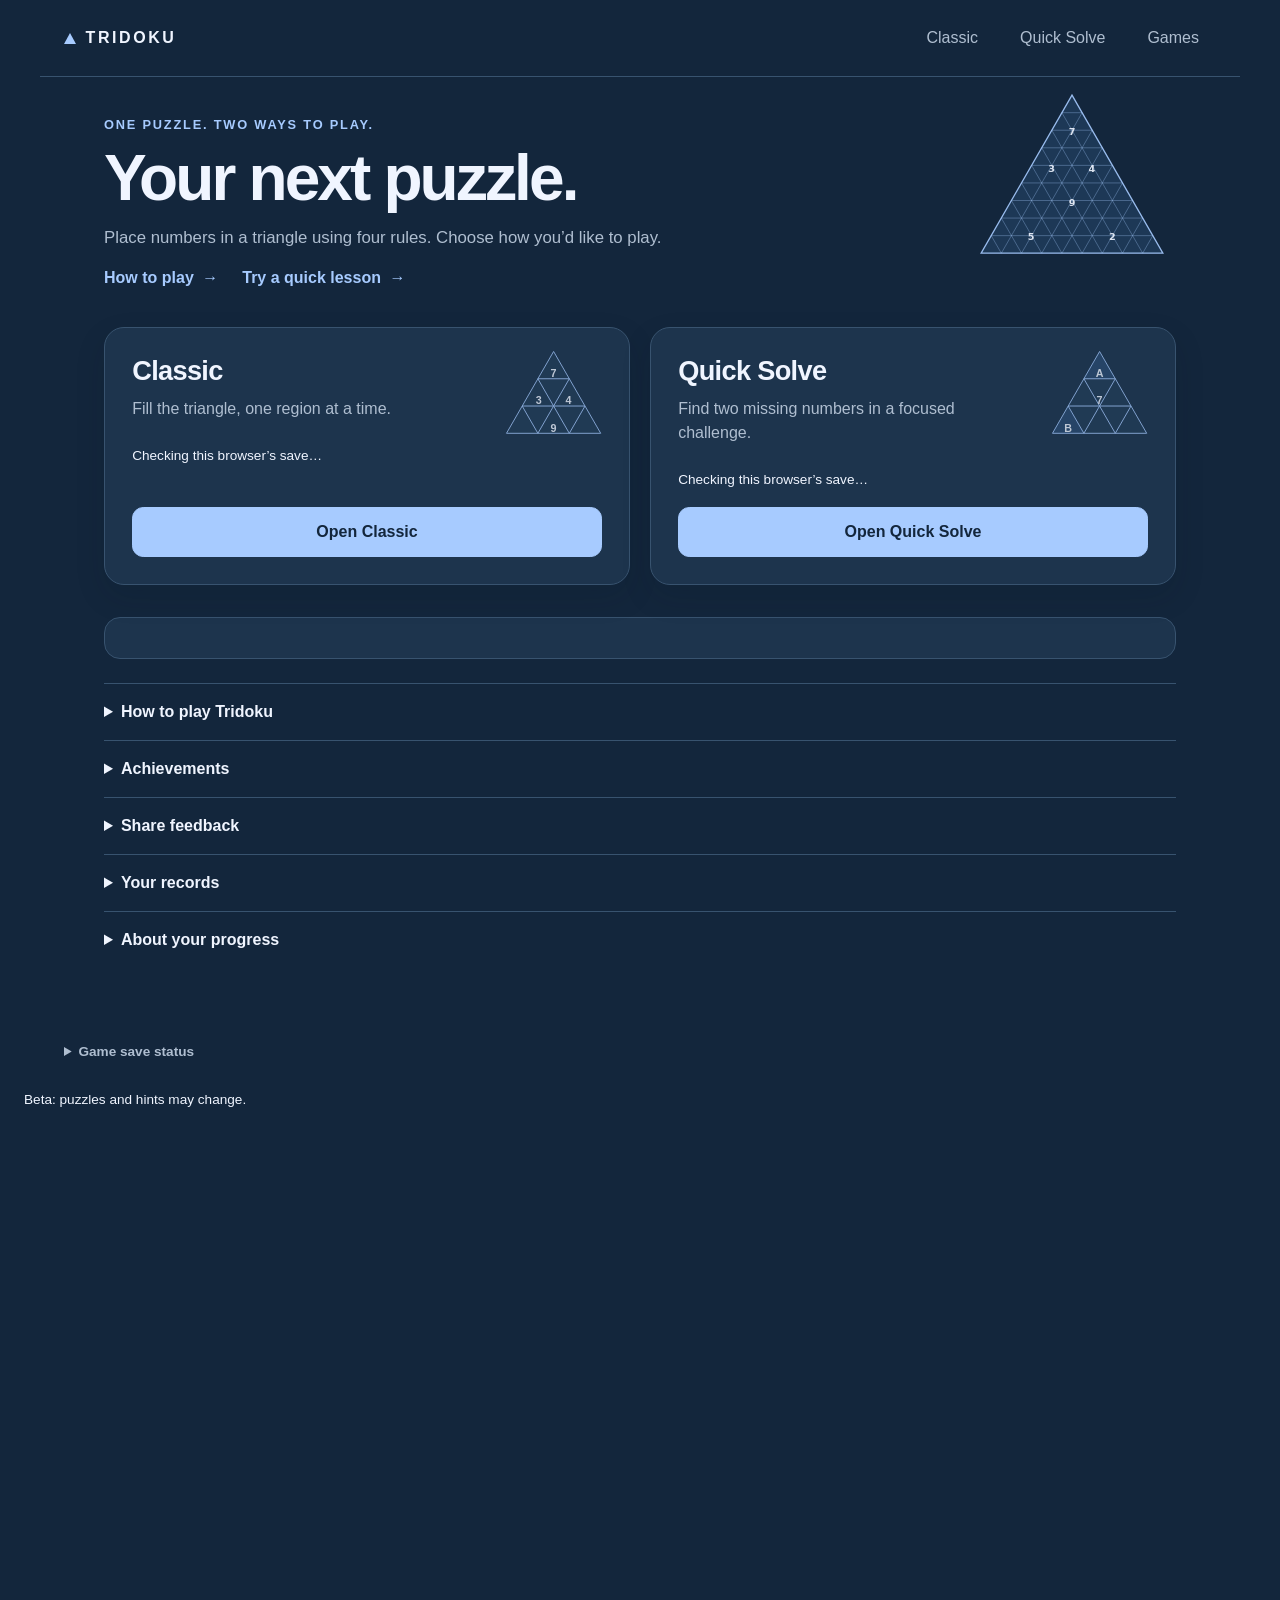
<file: index.html>
<!doctype html><html lang="en"><head><meta charset="utf-8"><meta name="viewport" content="width=device-width,initial-scale=1"><meta http-equiv="refresh" content="0;url=./app/index.html"><title>Tridoku beta</title></head><body><p>Opening Tridoku. <a href="./app/index.html">Continue to the game</a>.</p></body></html>
</file>
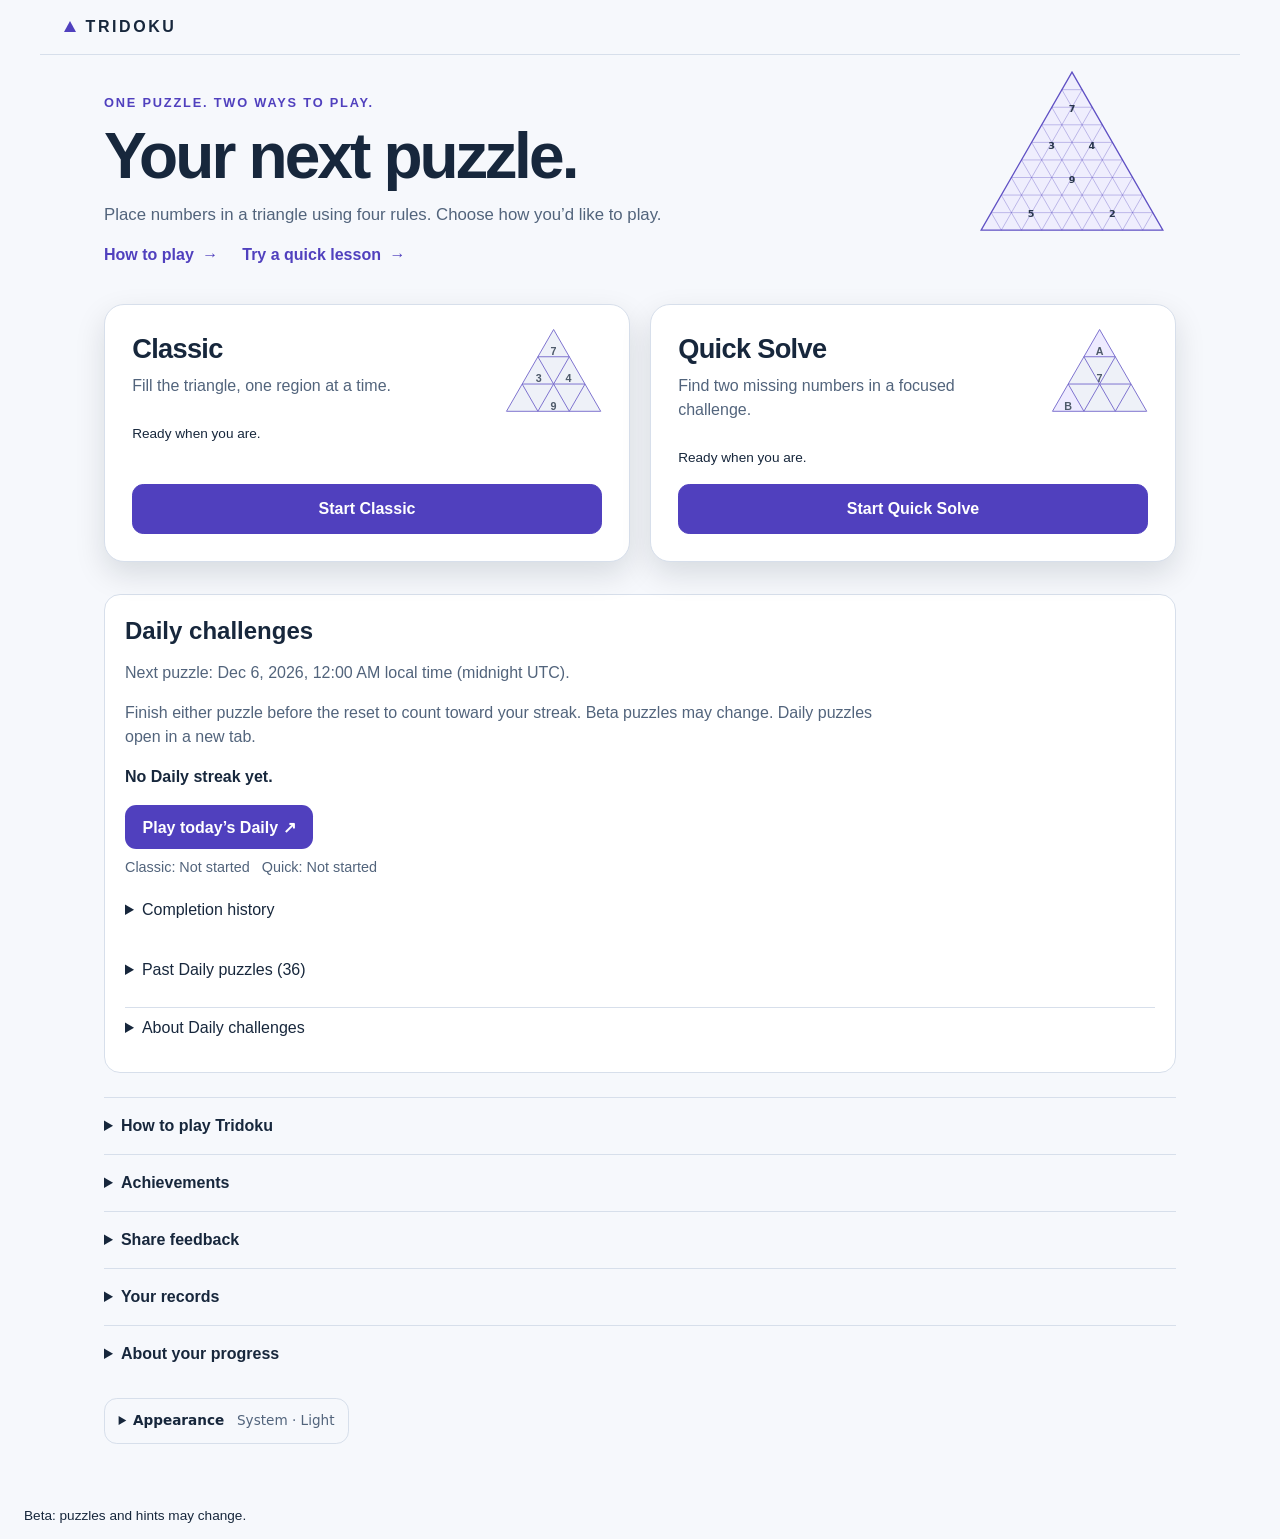
<file: app/index.html>
<!doctype html><html lang="en"><head><meta charset="utf-8"><meta name="viewport" content="width=device-width,initial-scale=1,viewport-fit=cover"><title>Tridoku · Choose a game</title>  <script type="module" crossorigin src="../assets/home-BvNe6sZm.js"></script>
  <link rel="modulepreload" crossorigin href="../assets/daily-view-BOEasamP.js">
  <link rel="modulepreload" crossorigin href="../assets/read-track-save-geBaRKgw.js">
  <link rel="stylesheet" crossorigin href="../assets/home-QQMTiXCp.css">
</head><body>
<a class="skip" href="#home-title">Skip to game choices</a><header><a href="#home" class="brand">TRIDOKU</a><nav aria-label="Games"><button id="choose-classic" data-track="classic" aria-pressed="false">Classic</button><button id="choose-quick" data-track="quick" aria-pressed="false">Quick Solve</button><button id="choose-home" data-track="home" aria-label="Choose a game">Games</button></nav></header>
<main><noscript><style>body>header,body>.skip,main>section,main>details,main>p,main>button{display:none!important}</style><div class="no-script"><strong>Tridoku needs JavaScript to play.</strong> Turn it on in your browser, then reload this page.</div></noscript><section id="home" aria-labelledby="home-title"><svg class="hero-art" viewBox="0 0 300 270" aria-hidden="true" focusable="false"><path class="hero-art-fill" d="M150 8 8 255h284Z"/><path d="M134.22 35.44H165.78 M134.22 35.44L260.44 255 M165.78 35.44L39.56 255"/><path d="M118.44 62.89H181.56 M118.44 62.89L228.89 255 M181.56 62.89L71.11 255"/><path d="M102.67 90.33H197.33 M102.67 90.33L197.33 255 M197.33 90.33L102.67 255"/><path d="M86.89 117.78H213.11 M86.89 117.78L165.78 255 M213.11 117.78L134.22 255"/><path d="M71.11 145.22H228.89 M71.11 145.22L134.22 255 M228.89 145.22L165.78 255"/><path d="M55.33 172.67H244.67 M55.33 172.67L102.67 255 M244.67 172.67L197.33 255"/><path d="M39.56 200.11H260.44 M39.56 200.11L71.11 255 M260.44 200.11L228.89 255"/><path d="M23.78 227.56H276.22 M23.78 227.56L39.56 255 M276.22 227.56L260.44 255"/><path class="hero-art-outline" d="M150 8 8 255h284Z"/><text x="150" y="67">7</text><text x="118" y="124">3</text><text x="181" y="124">4</text><text x="150" y="177">9</text><text x="86" y="230">5</text><text x="213" y="230">2</text></svg><p class="eyebrow">ONE PUZZLE. TWO WAYS TO PLAY.</p><h1 id="home-title" tabindex="-1">Your next puzzle.</h1><p>Place numbers in a triangle using four rules. Choose how you’d like to play.</p><div class="learning-links"><button id="open-guide" class="learn-start">How to play <span aria-hidden="true">→</span></button><button id="open-practice" class="learn-start" data-track="practice">Try a quick lesson <span aria-hidden="true">→</span></button></div><p id="save-readiness" class="save-readiness" role="status" aria-live="polite" hidden></p><div class="choices"><article><svg class="choice-art" viewBox="0 0 120 108" aria-hidden="true" focusable="false"><path class="art-fill" d="M60 3 3 102h114Z"/><path class="art-grid" d="M60 3 3 102h114ZM41 36h38M22 69h76M41 36l38 66M79 36l-38 66M22 69l19 33M98 69l-19 33"/><text x="60" y="29">7</text><text x="42" y="62">3</text><text x="78" y="62">4</text><text x="60" y="95">9</text></svg><h2>Classic</h2><p>Fill the triangle, one region at a time.</p><p id="classic-entry">Checking this browser’s save…</p><button id="classic-action" data-track="classic">Open Classic</button></article><article><svg class="choice-art" viewBox="0 0 120 108" aria-hidden="true" focusable="false"><path class="art-fill" d="M60 3 3 102h114Z"/><path class="art-highlight" d="M60 3 41 36h38Z M22 69 41 102H3Z"/><path class="art-grid" d="M60 3 3 102h114ZM41 36h38M22 69h76M41 36l38 66M79 36l-38 66M22 69l19 33M98 69l-19 33"/><text x="60" y="29">A</text><text x="22" y="95">B</text><text x="60" y="62">7</text></svg><h2>Quick Solve</h2><p>Find two missing numbers in a focused challenge.</p><p id="quick-entry">Checking this browser’s save…</p><button id="quick-action" data-track="quick">Open Quick Solve</button></article></div><section id="daily-panel" class="daily-panel" aria-label="Daily challenges"></section><details class="game-guide" id="game-guide"><summary>How to play Tridoku</summary><div id="home-rules-guide"><p>Each large triangle, each outer side, and each leg of the inner triangle contains 1–9 once. Matching numbers cannot touch at an edge or corner.</p></div><button type="button" class="guide-return" id="home-guide-return">Back to game choices</button></details><details id="achievements" class="local-records"><summary>Achievements</summary><p>Celebrate your first solve in each game—and your first without in-game hints.</p><p id="achievements-status" role="status" aria-live="polite"></p><ul id="achievements-list"></ul><button id="refresh-achievements">Refresh achievements</button><details class="achievement-about"><summary>How achievements work</summary><p>The separate lesson does not count as an in-game hint. Completed Daily practice puzzles count too. Achievements reflect the history available in this browser; outside help and lost progress may not be reflected.</p><p>Your achievements stay on this device and may be lost if browser data is cleared.</p></details></details><details id="beta-feedback" class="local-records beta-feedback"><summary>Share feedback</summary><p>Tell Greg what you think at <a href="mailto:ghrebek@gmail.com?subject=Tridoku%20beta%20feedback">ghrebek@gmail.com</a>. The link opens an email draft with an empty message; you choose whether to send.</p><p>Write and review your note below, then copy and paste it into the draft. The prepared note includes your entries and game version, but no puzzle or save data. Your notes are not saved here, so copy them before leaving. Please leave out passwords and personal information.</p><p id="feedback-build">Checking version information…</p><label for="feedback-area">Area</label><select id="feedback-area"><option value="not-specified">Not specified</option><option value="classic">Classic</option><option value="quick">Quick Solve</option><option value="daily">Daily</option><option value="other">Other</option></select><label for="feedback-happened">What would you like to share?</label><textarea id="feedback-happened" rows="4" maxlength="3000" autocomplete="off" aria-describedby="feedback-happened-error"></textarea><p id="feedback-happened-error" class="feedback-error" hidden>Add a note before preparing feedback.</p><label for="feedback-expected">What did you expect? (optional)</label><textarea id="feedback-expected" rows="3" maxlength="2000" autocomplete="off"></textarea><label for="feedback-device">Device and browser (optional)</label><input id="feedback-device" type="text" maxlength="500" autocomplete="off"><button id="feedback-prepare" type="button">Prepare feedback</button><p id="feedback-note-status" role="status" aria-live="polite"></p><label id="feedback-output-label" for="feedback-output" hidden>Review your feedback before copying</label><textarea id="feedback-output" rows="10" readonly hidden></textarea><button id="feedback-copy" type="button" hidden>Copy feedback</button><a id="feedback-email" class="feedback-email" href="mailto:ghrebek@gmail.com?subject=Tridoku%20beta%20feedback" hidden>Open email to Greg</a></details><details id="local-records" class="local-records"><summary>Your records</summary><p>Your saved Classic and Quick solves appear here; Daily results are listed above. Replays count separately. Some older results may be missing.</p><p id="records-status" role="status" aria-live="polite"></p><button id="refresh-records">Refresh records</button><ul id="records-list"></ul><div id="classic-bests" hidden><h3>Classic best times</h3><p>Fastest saved times for each puzzle, grouped by hint use. Times are estimates and some play may be missing after a recovery.</p><p id="personal-bests-info"></p><ul id="personal-bests-list"></ul></div><div id="quick-bests" hidden><h3>Quick best times</h3><p>Fastest saved times for each challenge, grouped by hint use. Attempts without a complete recorded time are not compared.</p><p id="quick-bests-info"></p><ul id="quick-bests-list"></ul></div></details><details class="progress-info"><summary>About your progress</summary><p>Your puzzles are saved in this browser on this device. They don’t sync to other devices, and clearing browser data can remove them.</p><p id="review-context"></p></details><div id="appearance-controls"></div></section>
<section id="practice" aria-labelledby="practice-title" hidden></section>
<details class="track-saves"><summary>Game save status</summary><section class="track-status" aria-label="Both track saves"><p><strong>Classic</strong><span id="classic-status">Open this game to check</span></p><p><strong>Quick Solve</strong><span id="quick-status">Open this game to check</span></p></section></details><p id="save-feedback" class="save-feedback" role="status" aria-live="polite" aria-atomic="true"></p><button id="enter-game" hidden>Go to game controls</button><p id="feedback" role="status" aria-live="polite" aria-atomic="true"></p>
<section id="frame-classic" class="track-frame" hidden aria-label="Classic game"></section><section id="frame-quick" class="track-frame" hidden aria-label="Quick Solve game"></section>
<p class="notice">Beta: puzzles and hints may change.</p></main></body></html>
</file>
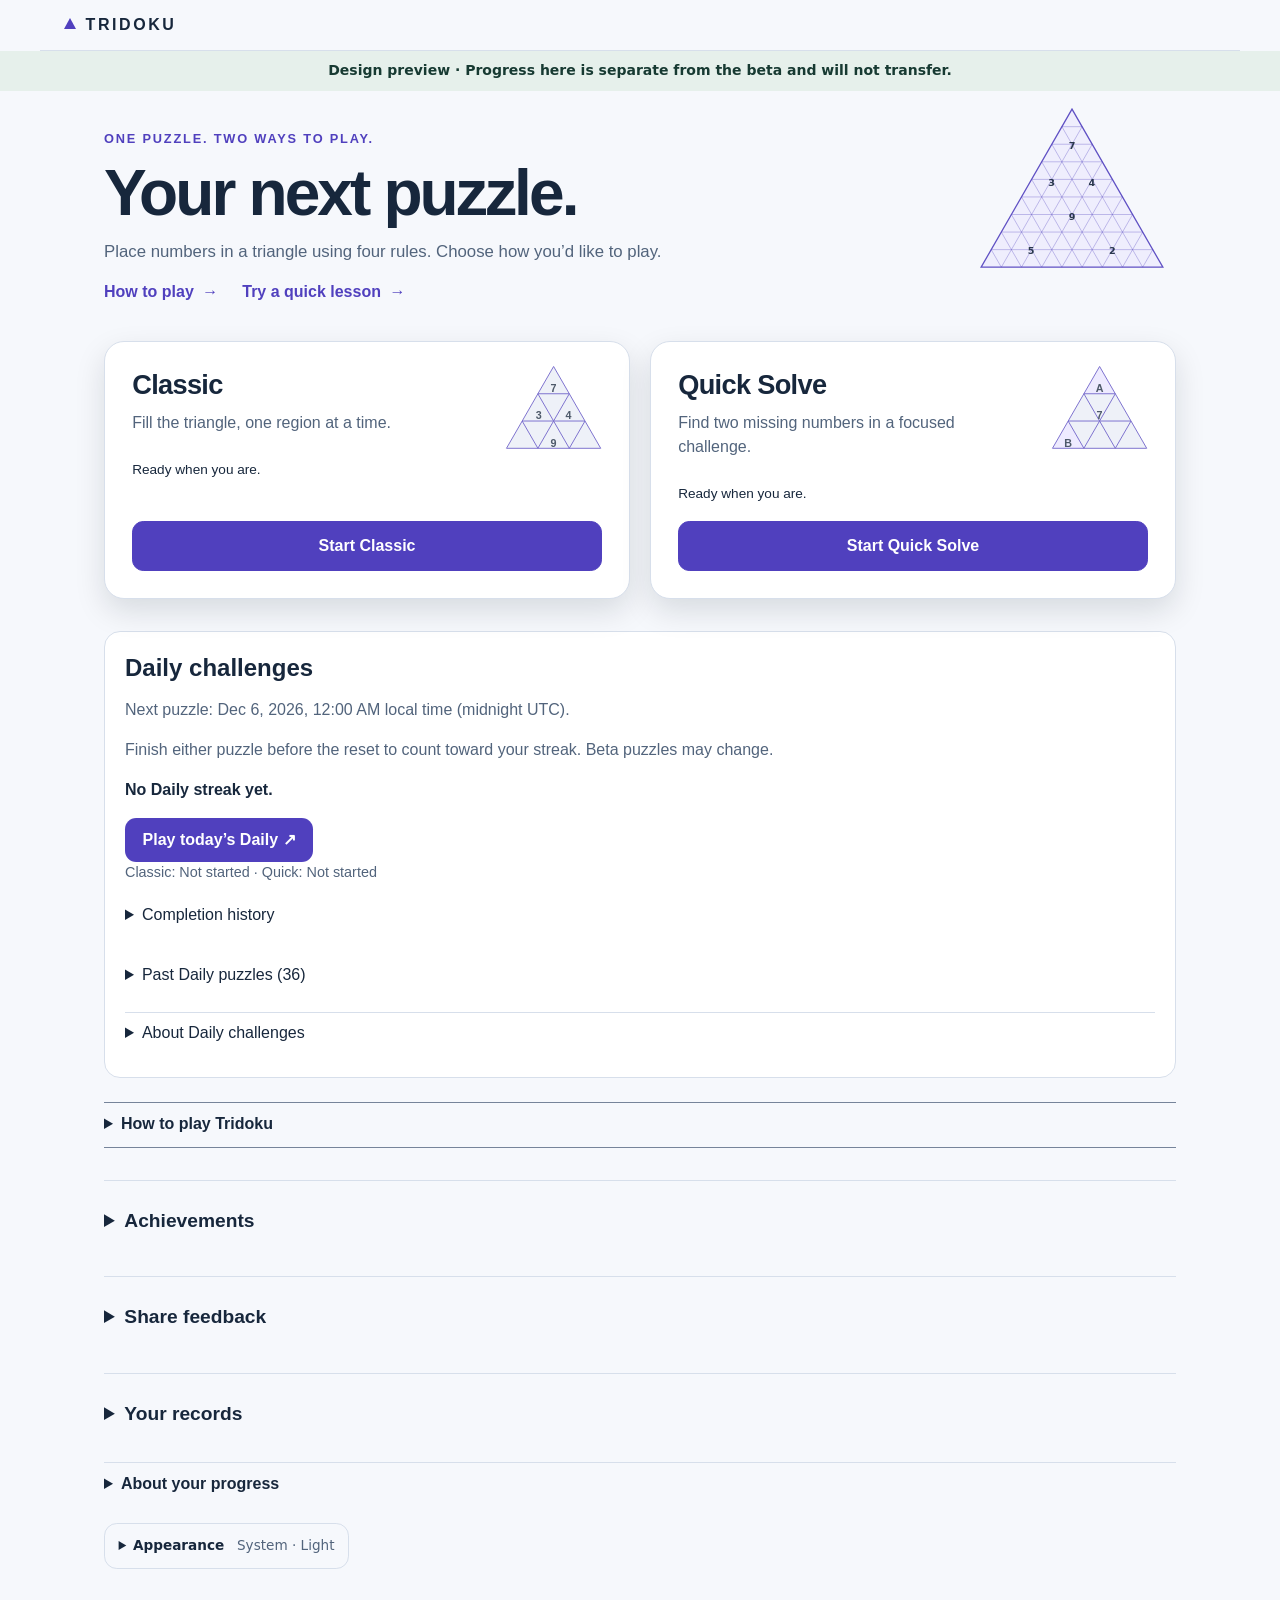
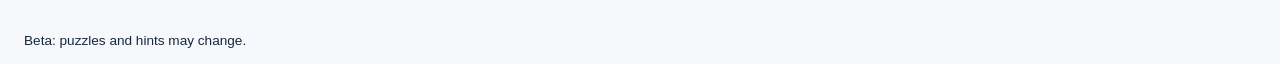
<file: ux-review/app/index.html>
<!doctype html><html lang="en"><head><meta charset="utf-8"><meta name="viewport" content="width=device-width,initial-scale=1,viewport-fit=cover"><title>Tridoku · Choose a game</title>  <script type="module" crossorigin src="../assets/home-CqCDrlrk.js"></script>
  <link rel="modulepreload" crossorigin href="../assets/daily-view-DpG6YlZg.js">
  <link rel="modulepreload" crossorigin href="../assets/read-track-save-BCpi5IIF.js">
  <link rel="stylesheet" crossorigin href="../assets/home-C4K9jjRC.css">
</head><body>
<a class="skip" href="#home-title">Skip to game choices</a><header><a href="#home" class="brand">TRIDOKU</a><nav aria-label="Games"><button id="choose-classic" data-track="classic" aria-pressed="false">Classic</button><button id="choose-quick" data-track="quick" aria-pressed="false">Quick Solve</button><button id="choose-home" data-track="home" aria-label="Choose a game">Games</button></nav></header>
<p role="note" style="margin:0;padding:.65rem 1rem;background:#e6f0eb;color:#173a32;font:600 14px/1.4 system-ui,sans-serif;text-align:center">Design preview · Progress here is separate from the beta and will not transfer.</p><main><section id="home" aria-labelledby="home-title"><svg class="hero-art" viewBox="0 0 300 270" aria-hidden="true" focusable="false"><path class="hero-art-fill" d="M150 8 8 255h284Z"/><path d="M134.22 35.44H165.78 M134.22 35.44L260.44 255 M165.78 35.44L39.56 255"/><path d="M118.44 62.89H181.56 M118.44 62.89L228.89 255 M181.56 62.89L71.11 255"/><path d="M102.67 90.33H197.33 M102.67 90.33L197.33 255 M197.33 90.33L102.67 255"/><path d="M86.89 117.78H213.11 M86.89 117.78L165.78 255 M213.11 117.78L134.22 255"/><path d="M71.11 145.22H228.89 M71.11 145.22L134.22 255 M228.89 145.22L165.78 255"/><path d="M55.33 172.67H244.67 M55.33 172.67L102.67 255 M244.67 172.67L197.33 255"/><path d="M39.56 200.11H260.44 M39.56 200.11L71.11 255 M260.44 200.11L228.89 255"/><path d="M23.78 227.56H276.22 M23.78 227.56L39.56 255 M276.22 227.56L260.44 255"/><path class="hero-art-outline" d="M150 8 8 255h284Z"/><text x="150" y="67">7</text><text x="118" y="124">3</text><text x="181" y="124">4</text><text x="150" y="177">9</text><text x="86" y="230">5</text><text x="213" y="230">2</text></svg><p class="eyebrow">ONE PUZZLE. TWO WAYS TO PLAY.</p><h1 id="home-title" tabindex="-1">Your next puzzle.</h1><p>Place numbers in a triangle using four rules. Choose how you’d like to play.</p><div class="learning-links"><button id="open-guide" class="learn-start">How to play <span aria-hidden="true">→</span></button><button id="open-practice" class="learn-start" data-track="practice">Try a quick lesson <span aria-hidden="true">→</span></button></div><p id="save-readiness" class="save-readiness" role="status" aria-live="polite" hidden></p><div class="choices"><article><svg class="choice-art" viewBox="0 0 120 108" aria-hidden="true" focusable="false"><path class="art-fill" d="M60 3 3 102h114Z"/><path class="art-grid" d="M60 3 3 102h114ZM41 36h38M22 69h76M41 36l38 66M79 36l-38 66M22 69l19 33M98 69l-19 33"/><text x="60" y="29">7</text><text x="42" y="62">3</text><text x="78" y="62">4</text><text x="60" y="95">9</text></svg><h2>Classic</h2><p>Fill the triangle, one region at a time.</p><p id="classic-entry">Checking this browser’s save…</p><button id="classic-action" data-track="classic">Open Classic</button></article><article><svg class="choice-art" viewBox="0 0 120 108" aria-hidden="true" focusable="false"><path class="art-fill" d="M60 3 3 102h114Z"/><path class="art-highlight" d="M60 3 41 36h38Z M22 69 41 102H3Z"/><path class="art-grid" d="M60 3 3 102h114ZM41 36h38M22 69h76M41 36l38 66M79 36l-38 66M22 69l19 33M98 69l-19 33"/><text x="60" y="29">A</text><text x="22" y="95">B</text><text x="60" y="62">7</text></svg><h2>Quick Solve</h2><p>Find two missing numbers in a focused challenge.</p><p id="quick-entry">Checking this browser’s save…</p><button id="quick-action" data-track="quick">Open Quick Solve</button></article></div><section id="daily-panel" class="daily-panel" aria-label="Daily challenges"></section><details class="game-guide" id="game-guide"><summary>How to play Tridoku</summary><div id="home-rules-guide"><p>Each large triangle, each outer side, and each leg of the inner triangle contains 1–9 once. Matching numbers cannot touch at an edge or corner.</p></div></details><details id="achievements" class="local-records"><summary>Achievements</summary><p>Celebrate your first solve in each mode, with a separate achievement for solving without in-game hints. The lesson does not count as a hint. Daily practice solves count too. Outside help and lost progress may not be reflected.</p><button id="refresh-achievements">Refresh achievements</button><p id="achievements-status" role="status" aria-live="polite"></p><ul id="achievements-list"></ul></details><details id="beta-feedback" class="local-records beta-feedback"><summary>Share feedback</summary><p>Tell us what you think. Prepare your feedback, then copy and share it however you choose. Your notes are not sent or saved here, so copy them before leaving. Please leave out passwords and personal information.</p><p id="feedback-build">Checking version information…</p><label for="feedback-area">Area</label><select id="feedback-area"><option value="not-specified">Not specified</option><option value="classic">Classic</option><option value="quick">Quick Solve</option><option value="daily">Daily</option><option value="other">Other</option></select><label for="feedback-happened">What would you like to share?</label><textarea id="feedback-happened" rows="4" maxlength="3000" autocomplete="off"></textarea><label for="feedback-expected">What did you expect? (optional)</label><textarea id="feedback-expected" rows="3" maxlength="2000" autocomplete="off"></textarea><label for="feedback-device">Device and browser (optional)</label><input id="feedback-device" type="text" maxlength="500" autocomplete="off"><button id="feedback-prepare" type="button">Prepare feedback</button><p id="feedback-note-status" role="status" aria-live="polite"></p><label id="feedback-output-label" for="feedback-output" hidden>Feedback to copy</label><textarea id="feedback-output" rows="10" readonly hidden></textarea></details><details id="local-records" class="local-records"><summary>Your records</summary><p>Your saved Classic and Quick solves appear here; Daily results are listed above. Replays count separately. Some older results may be missing.</p><button id="refresh-records">Refresh records</button><p id="records-status" role="status" aria-live="polite"></p><ul id="records-list"></ul><h3>Classic best times</h3><p>Fastest saved times for each puzzle, grouped by hint use. Times are estimates and some play may be missing after a recovery.</p><p id="personal-bests-info"></p><ul id="personal-bests-list"></ul><h3>Quick best times</h3><p>Fastest saved times for each challenge, grouped by hint use. Attempts without a complete recorded time are not compared.</p><p id="quick-bests-info"></p><ul id="quick-bests-list"></ul></details><details class="progress-info"><summary>About your progress</summary><p>Your puzzles are saved in this browser on this device. They don’t sync to other devices, and clearing browser data can remove them.</p><p id="review-context"></p></details><div id="appearance-controls"></div></section>
<section id="practice" aria-labelledby="practice-title" hidden></section>
<details class="track-saves"><summary>Game save status</summary><section class="track-status" aria-label="Both track saves"><p><strong>Classic</strong><span id="classic-status">Open this game to check</span></p><p><strong>Quick Solve</strong><span id="quick-status">Open this game to check</span></p></section></details><p id="save-feedback" class="save-feedback" role="status" aria-live="polite" aria-atomic="true"></p><button id="enter-game" hidden>Go to game controls</button><p id="feedback" role="status" aria-live="polite" aria-atomic="true"></p>
<section id="frame-classic" class="track-frame" hidden aria-label="Classic game"></section><section id="frame-quick" class="track-frame" hidden aria-label="Quick Solve game"></section>
<p class="notice">Beta: puzzles and hints may change.</p></main></body></html>
</file>
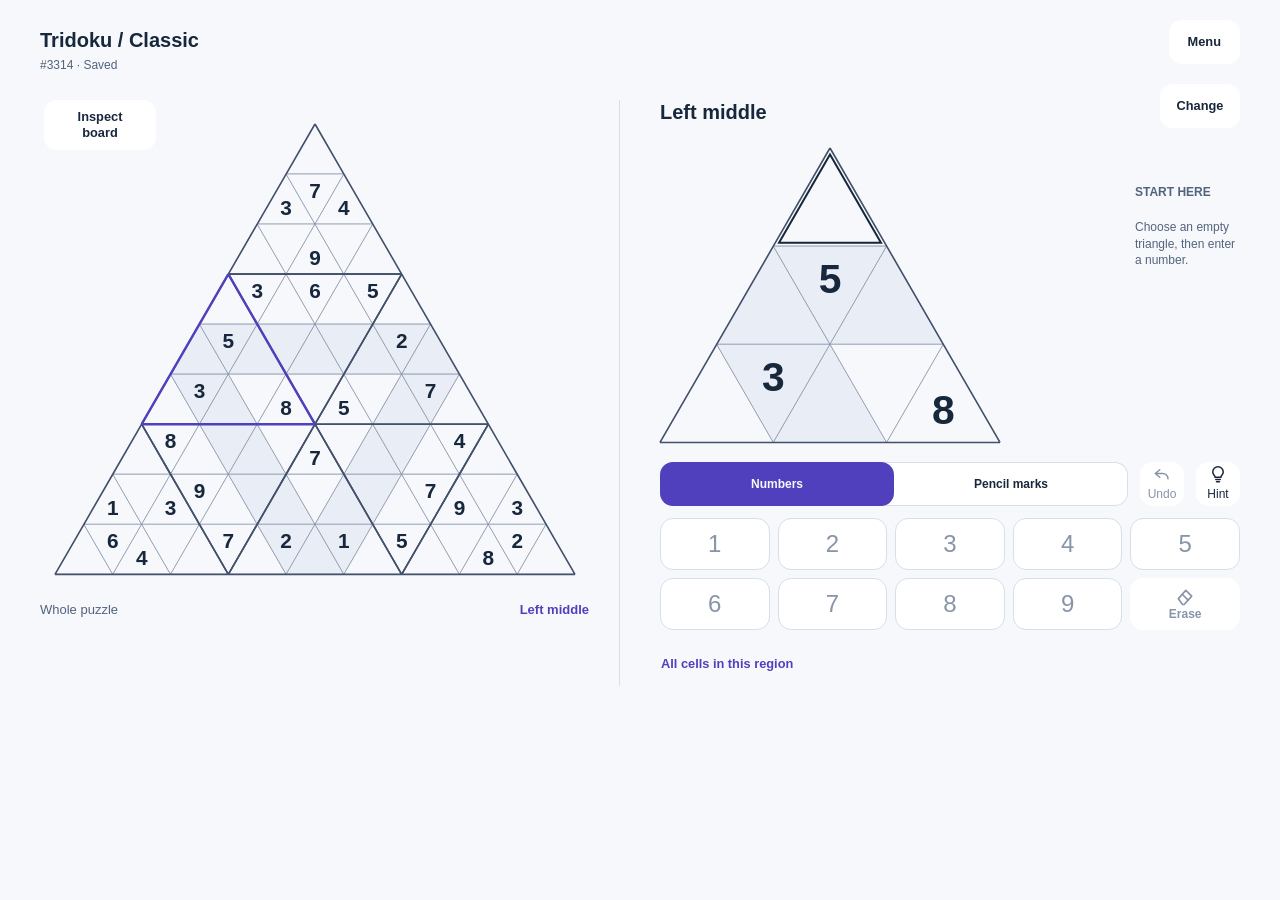
<file: app/classic.html>
<!doctype html><html lang="en"><head><meta charset="utf-8"><meta name="viewport" content="width=device-width,initial-scale=1,viewport-fit=cover"><title>Tridoku · Classic track</title>  <script type="module" crossorigin src="../assets/classic-BqLgnhar.js"></script>
  <link rel="modulepreload" crossorigin href="../assets/daily-view-BOEasamP.js">
  <link rel="modulepreload" crossorigin href="../assets/track-bridge-CG38Sffw.js">
  <link rel="stylesheet" crossorigin href="../assets/track-bridge-BRCAp4Et.css">
  <link rel="stylesheet" crossorigin href="../assets/classic-C7QwQBMF.css">
</head><body><noscript><div class="no-script"><strong>Tridoku needs JavaScript to play.</strong> Turn it on in your browser, then reload this page.</div></noscript><main id="app"></main><dialog id="overlay" aria-labelledby="dialog-title"></dialog><div id="announcement" class="sr-only" role="status" aria-live="polite" aria-atomic="true"></div><div id="save-announcement" class="sr-only" role="status" aria-live="polite" aria-atomic="true"></div></body></html>
</file>
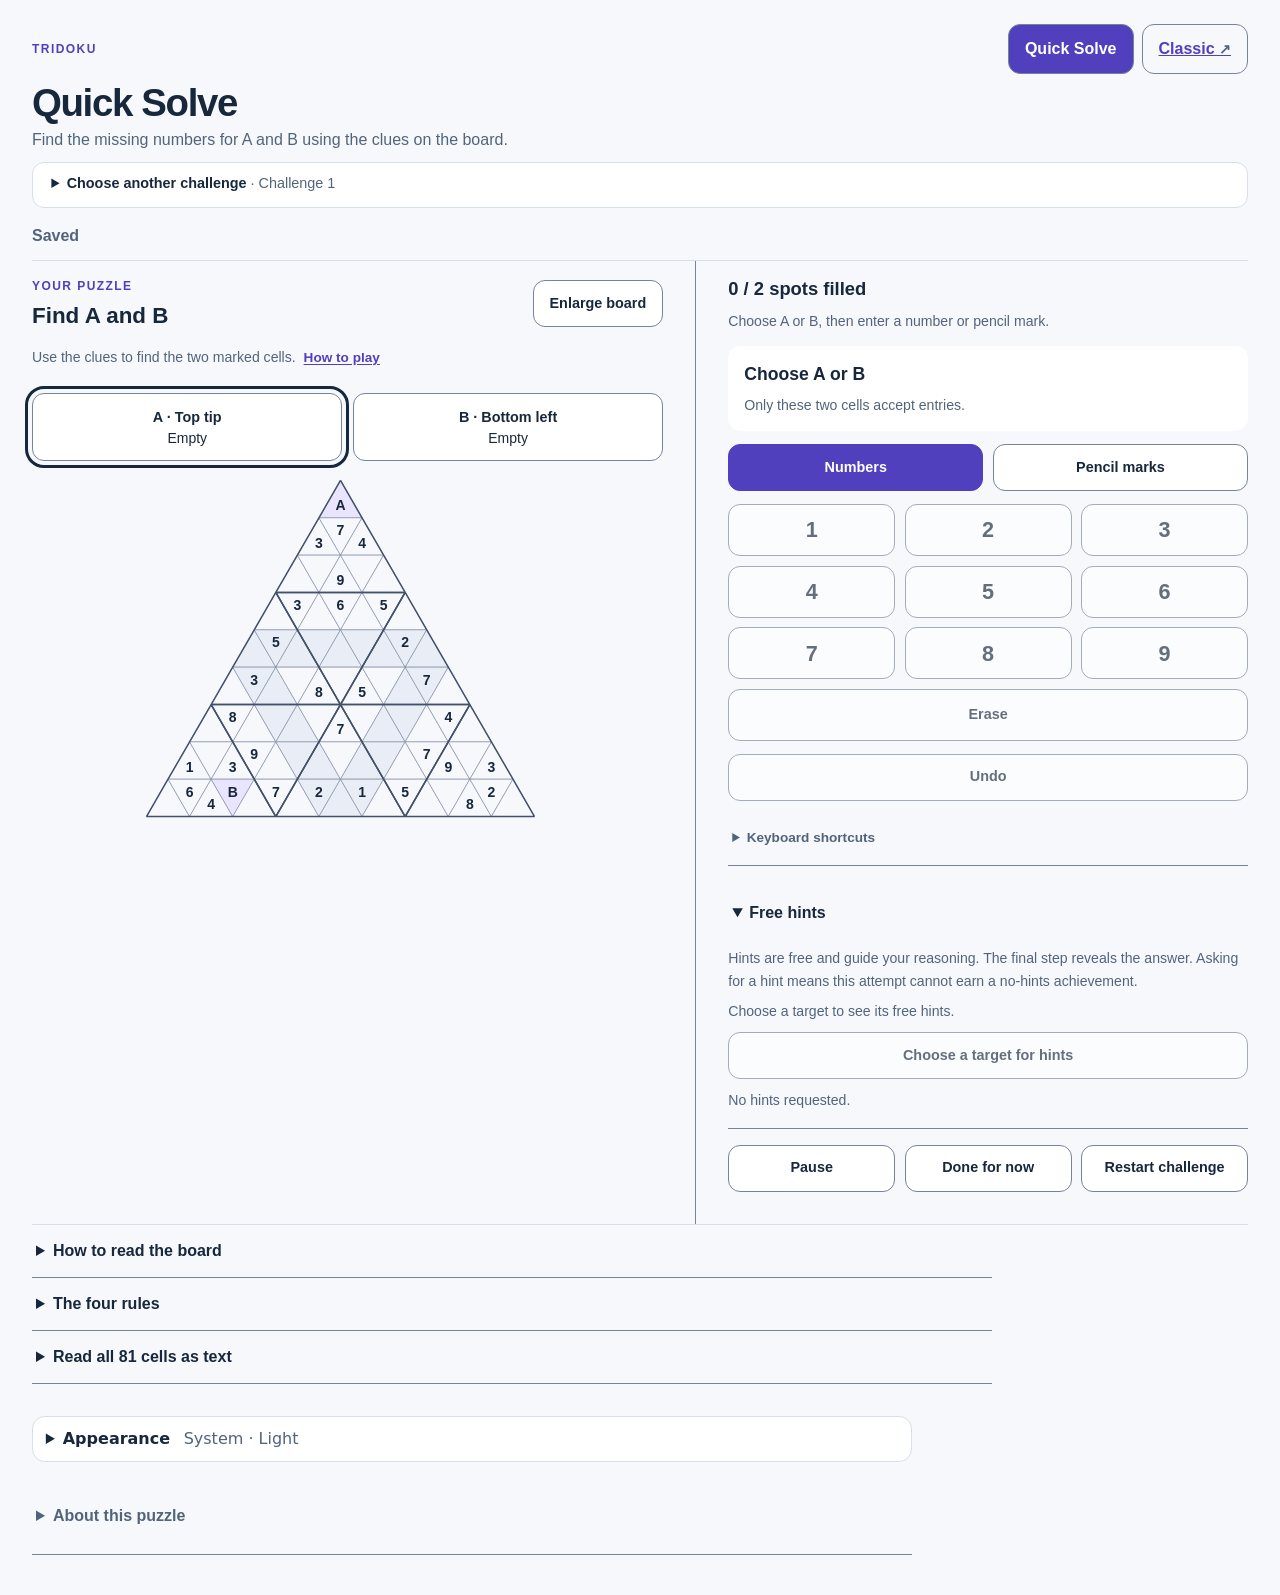
<file: app/quick.html>
<!doctype html>
<html lang="en">
<head>
  <meta charset="utf-8">
  <meta name="viewport" content="width=device-width, initial-scale=1">
  <meta name="color-scheme" content="light dark">
  <link rel="icon" href="data:,">
  <title>Tridoku · Quick Solve</title>  <script type="module" crossorigin src="../assets/quick-Bp5tBoBb.js"></script>
  <link rel="modulepreload" crossorigin href="../assets/daily-view-BOEasamP.js">
  <link rel="modulepreload" crossorigin href="../assets/read-track-save-geBaRKgw.js">
  <link rel="modulepreload" crossorigin href="../assets/track-bridge-CG38Sffw.js">
  <link rel="stylesheet" crossorigin href="../assets/track-bridge-BRCAp4Et.css">
  <link rel="stylesheet" crossorigin href="../assets/quick-Kxr32B_1.css">
</head>
<body>
  <a class="skip" id="skip-targets" href="#target-a" hidden>Skip to target choices</a>
  <a class="skip" href="#quick-controls">Skip to game controls</a>
  <main>
    <noscript><style>body>.skip,main>header,main>section,main>footer,body>dialog{display:none!important}</style><div class="no-script"><strong>Tridoku needs JavaScript to play.</strong> Turn it on in your browser, then reload this page.</div></noscript>
    <header class="quick-header">
      <div class="brand-row"><strong class="eyebrow">TRIDOKU</strong><nav aria-label="Games"><a href="#quick-controls" aria-current="page">Quick Solve</a><a href="./index.html#classic" target="_blank" rel="noopener">Classic <span class="secondary">↗</span></a></nav></div>
      <h1>Quick Solve</h1>
      <p class="intro">Find the missing numbers for A and B using the clues on the board.</p>
    </header>

    <section id="save-panel" class="save-panel" aria-label="Quick save status"><div><p class="eyebrow" id="save-scope">Quick local save</p><strong id="save-status">Opening Quick save…</strong><p id="save-message"></p><p id="save-advice" hidden>Your latest progress is not saved yet. Keep this tab open while you review or retry.</p></div><div class="save-actions"><button id="save-stop" hidden>Request stop of pending save</button><button id="save-retry" hidden>Retry saving</button><button id="save-reconnect" hidden>Reopen connection</button></div><p id="save-feedback" class="sr-only" role="status" aria-live="polite"></p></section>
    <section id="recovery-panel" class="recovery-panel" aria-labelledby="recovery-heading" hidden><h2 id="recovery-heading">Review Quick save</h2><p>Choose a version to preview. Your original saves will be kept, and your Classic game will stay unchanged.</p><div id="recovery-choices"></div><p id="recovery-preview" role="status"></p><button id="recovery-use" disabled>Preserve originals and use this version</button></section>
    <section class="review-grid" id="game-surface" aria-label="Quick challenge" hidden>
      <section class="board-panel" aria-labelledby="context-heading">
        <div class="panel-heading"><div><p class="eyebrow">YOUR PUZZLE</p><h2 id="context-heading">Find A and B</h2></div><button id="zoom" data-enlarged="false">Enlarge board</button></div>
        <p class="secondary">Use the clues to find the two marked cells. <button type="button" id="quick-rules-jump" class="quick-rules-jump">How to play</button></p>
        <div class="target-controls" role="group" aria-label="Editable targets"><button id="target-a" data-target="0" aria-pressed="false">A · Top tip</button><button id="target-b" data-target="67" aria-pressed="false">B · Bottom left</button></div>
        <p id="board-conflict" class="board-conflict" aria-hidden="true" hidden>This number conflicts with another number. You can change it.</p>
        <div id="board-rest" class="board-rest" hidden>Challenge paused. Your in-tab progress is retained.</div>
        <p id="board-zoom-help" class="secondary" role="status" hidden>Scroll inside the board to see the rest.</p>
        <div id="board-viewport" class="board-viewport" tabindex="0" role="region" aria-label="Read-only puzzle board. Scroll within it when enlarged."><div id="board"></div></div>

      </section>

      <section class="hint-panel" id="quick-controls" tabindex="-1" aria-label="Quick Solve controls">
        <div class="progress-row"><h2 id="progress">0 / 2 spots filled</h2></div>
        <div id="editor">
          <p class="secondary">Choose A or B, then enter a number or pencil mark.</p>
          <div class="selection"><h3 id="selection-title">Choose A or B</h3><p id="selection-content" class="secondary">Only A and B can be filled in.</p></div>
          <div class="quick-editor-targets" role="group" aria-label="Choose a target for entry"><button id="editor-target-a" aria-pressed="false">A</button><button id="editor-target-b" aria-pressed="false">B</button></div>
          <div class="mode-controls" role="group" aria-label="Entry mode"><button id="mode-numbers" data-mode="numbers" aria-pressed="true">Numbers</button><button id="mode-notes" data-mode="notes" aria-pressed="false">Pencil marks</button></div>
          <p id="entry-help" class="secondary" role="status" aria-live="polite" hidden></p>
          <div class="keypad" role="group" aria-label="Number entry"><button data-digit="1" disabled>1</button><button data-digit="2" disabled>2</button><button data-digit="3" disabled>3</button><button data-digit="4" disabled>4</button><button data-digit="5" disabled>5</button><button data-digit="6" disabled>6</button><button data-digit="7" disabled>7</button><button data-digit="8" disabled>8</button><button data-digit="9" disabled>9</button><button id="erase" disabled>Erase</button></div>
          <div class="edit-actions"><button id="undo" disabled>Undo</button></div>
          <details class="keyboard-help"><summary>Keyboard shortcuts</summary><p>Tab to A or B and press Enter or Space to choose it. Use 1–9 to enter numbers, N to switch mode, Delete to erase, and ⌘/Ctrl-Z to undo.</p></details>
          <div id="conflicts" class="conflict-message" hidden></div>
          <p id="incomplete" class="incomplete" hidden>Both targets are entered, but the challenge is not complete. Revisit your deductions or use a free hint.</p>
          <details id="hint-details" open><summary>Free hints</summary><p class="secondary">Hints are free and guide your reasoning. The final step reveals the answer. Asking for a hint means this attempt cannot earn a no-hints achievement.</p><div id="hints"></div><button id="hint" disabled>Choose a target for hints</button><p id="assistance" class="secondary">No hints requested.</p></details>
          <div class="session-actions"><button id="pause">Pause</button><button id="done">Done for now</button><button id="restart">Restart challenge</button></div>
        </div>
        <section id="state-panel" class="state-panel" aria-labelledby="state-heading" hidden><p id="state-eyebrow" class="eyebrow"></p><h2 id="state-heading" tabindex="-1"></h2><p id="state-description"></p><p id="result-assistance" class="secondary"></p><div class="session-actions"><button id="resume">Resume challenge</button><button id="library-next" type="button" hidden>Next challenge</button><button id="result-done">Done for now</button><button id="replay">Replay challenge</button></div></section>
        <p id="announcement" class="sr-only" role="status" aria-live="polite"></p>
      </section>
    </section>
    <section class="board-help" aria-label="Puzzle help">
        <details><summary>How to read the board</summary><p>Choose A or B above the puzzle. A solid outline marks its region. Some hints add dashed outlines; the final explanation circles clues. Enlarge the board or use the text list for a closer look.</p></details>
        <details><summary>The four rules</summary><div id="quick-rules-guide"><p>Each large triangle, each outer side, and each leg of the inner triangle contains 1–9 once. Matching numbers cannot touch at an edge or corner.</p></div><button type="button" class="guide-return" id="quick-guide-return">Return to puzzle</button></details>
        <details id="cell-details"><summary>Read all 81 cells as text</summary><div class="table-scroll" tabindex="0" aria-label="Current board cell list"><table><thead><tr><th>Location</th><th>Content</th><th>Region</th></tr></thead><tbody id="cell-list"></tbody></table></div></details>
    </section>
    <footer><div id="appearance-controls"></div><details><summary>About this puzzle</summary><p>Beta puzzles and hints may change. Your progress stays in this browser. The filled count shows entries, not whether they are correct.</p><details><summary>Puzzle details</summary><p id="challenge-provenance"></p></details></details></footer>
  </main>
  <dialog id="restart-dialog" aria-labelledby="restart-title"><h2 id="restart-title">Start this challenge again?</h2><p>Your current attempt is preserved before a new one starts. The new attempt begins with empty entries, pencil marks, Undo and hints. Classic is unaffected.</p><p id="restart-save-message" role="status"></p><button id="restart-save-stop" hidden>Request stop of pending save</button><div class="session-actions"><button id="cancel-restart" autofocus>Keep this attempt</button><button id="confirm-restart">Start again</button></div></dialog>
</body>
</html>
</file>
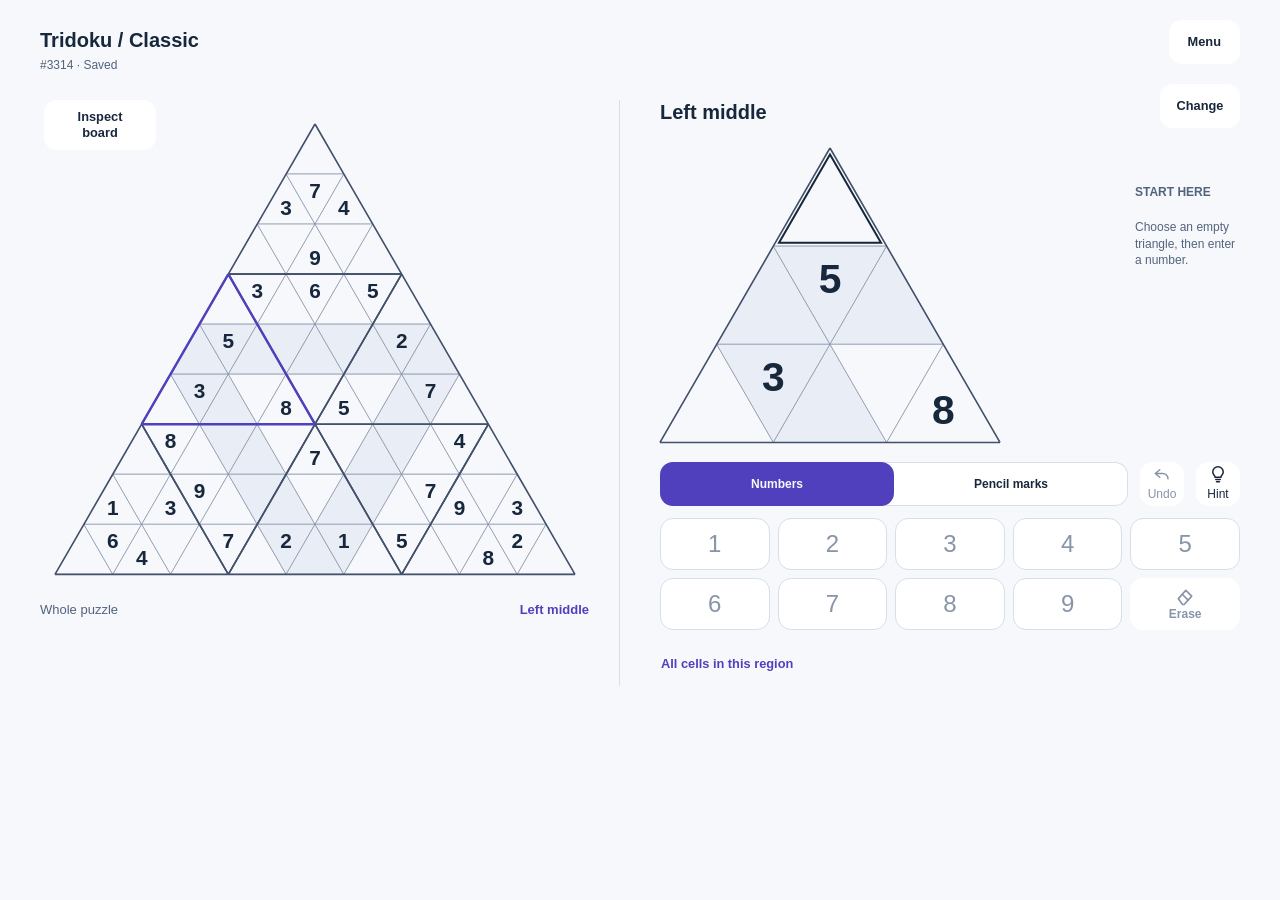
<file: ux-review/app/classic.html>
<!doctype html><html lang="en"><head><meta charset="utf-8"><meta name="viewport" content="width=device-width,initial-scale=1,viewport-fit=cover"><title>Tridoku · Classic track</title>  <script type="module" crossorigin src="../assets/classic--24erx36.js"></script>
  <link rel="modulepreload" crossorigin href="../assets/daily-view-DpG6YlZg.js">
  <link rel="modulepreload" crossorigin href="../assets/track-bridge-2yiWeCSm.js">
  <link rel="stylesheet" crossorigin href="../assets/track-bridge--drVcYte.css">
  <link rel="stylesheet" crossorigin href="../assets/classic-OObDiw3c.css">
</head><body><main id="app"></main><dialog id="overlay" aria-labelledby="dialog-title"></dialog><div id="announcement" class="sr-only" role="status" aria-live="polite" aria-atomic="true"></div><div id="save-announcement" class="sr-only" role="status" aria-live="polite" aria-atomic="true"></div></body></html>
</file>
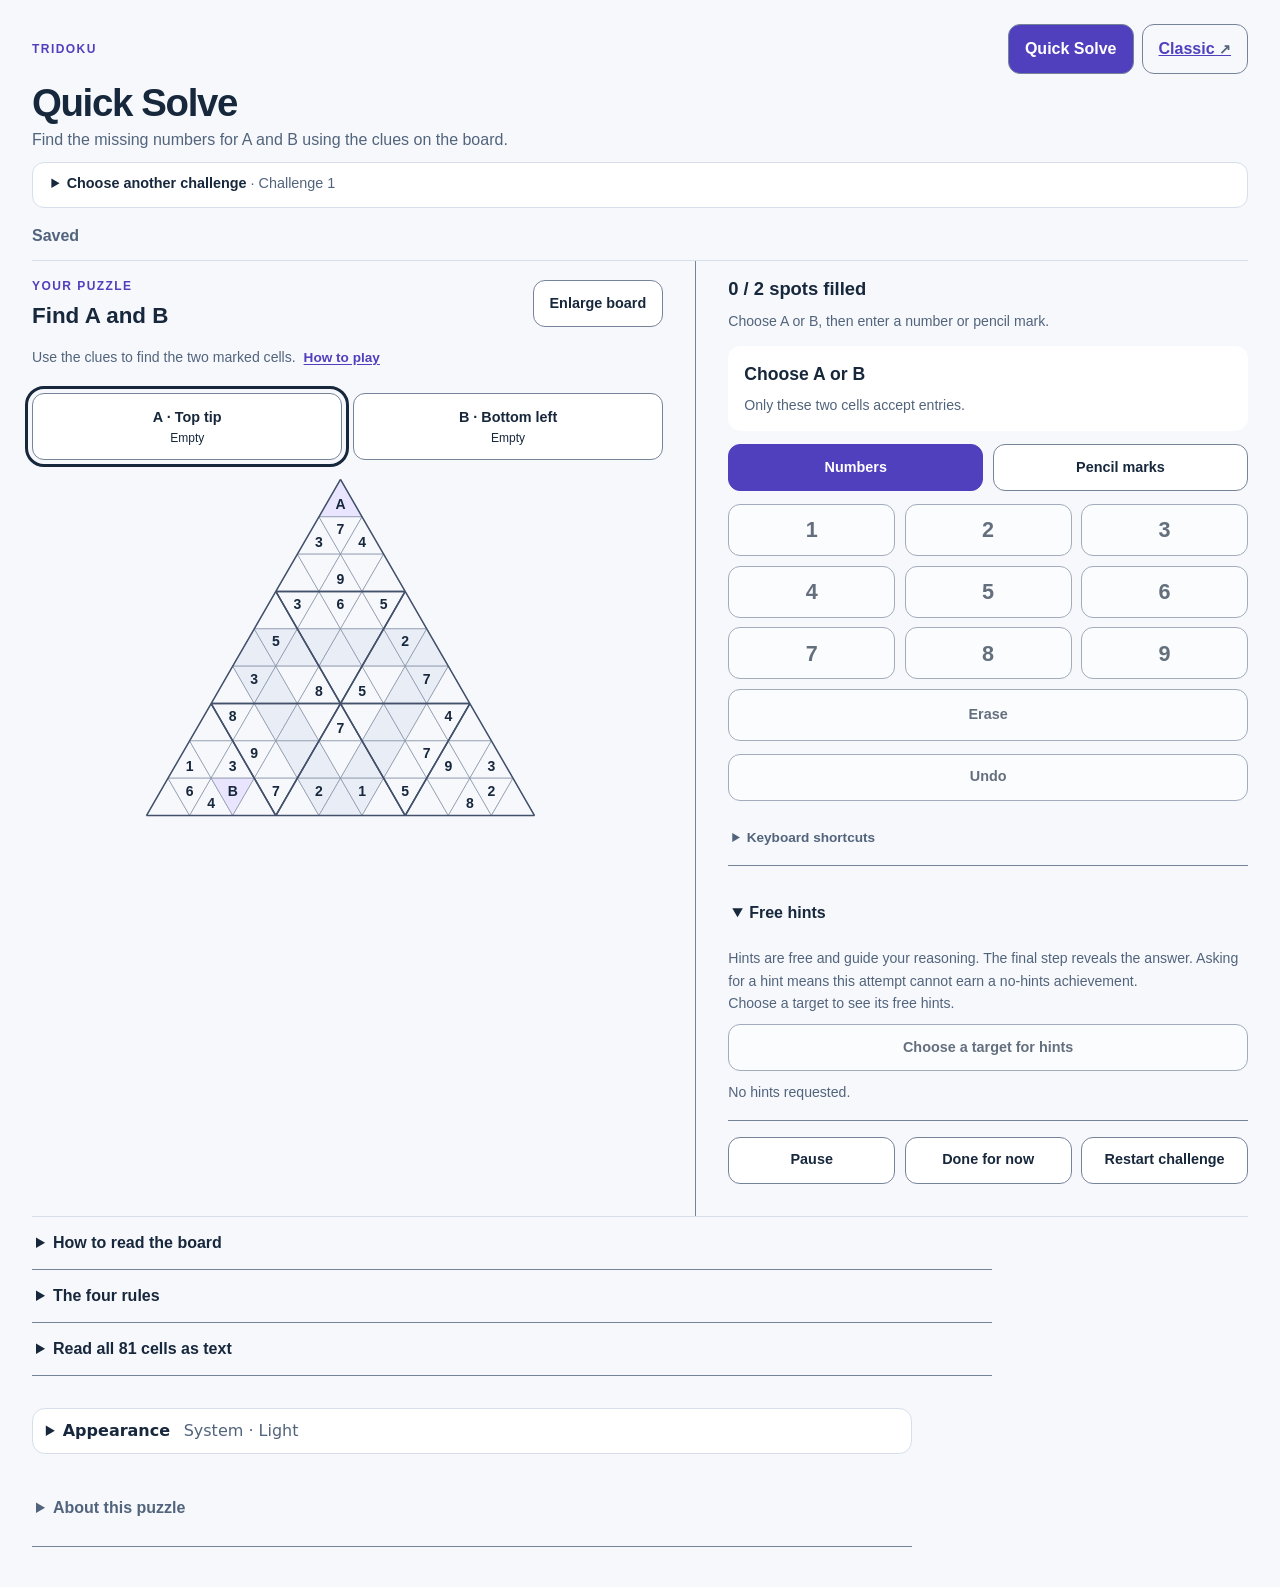
<file: ux-review/app/quick.html>
<!doctype html>
<html lang="en">
<head>
  <meta charset="utf-8">
  <meta name="viewport" content="width=device-width, initial-scale=1">
  <meta name="color-scheme" content="light dark">
  <link rel="icon" href="data:,">
  <title>Tridoku · Quick Solve</title>  <script type="module" crossorigin src="../assets/quick-6pAG3GML.js"></script>
  <link rel="modulepreload" crossorigin href="../assets/daily-view-DpG6YlZg.js">
  <link rel="modulepreload" crossorigin href="../assets/read-track-save-BCpi5IIF.js">
  <link rel="modulepreload" crossorigin href="../assets/track-bridge-2yiWeCSm.js">
  <link rel="stylesheet" crossorigin href="../assets/track-bridge--drVcYte.css">
  <link rel="stylesheet" crossorigin href="../assets/quick-BoWHCIqa.css">
</head>
<body>
  <a class="skip" id="skip-targets" href="#target-a" hidden>Skip to target choices</a>
  <a class="skip" href="#quick-controls">Skip to game controls</a>
  <main>
    <header class="quick-header">
      <div class="brand-row"><strong class="eyebrow">TRIDOKU</strong><nav aria-label="Games"><a href="#quick-controls" aria-current="page">Quick Solve</a><a href="./index.html#classic" target="_blank" rel="noopener">Classic <span class="secondary">↗</span></a></nav></div>
      <h1>Quick Solve</h1>
      <p class="intro">Find the missing numbers for A and B using the clues on the board.</p>
    </header>

    <section id="save-panel" class="save-panel" aria-label="Quick save status"><div><p class="eyebrow" id="save-scope">Quick local save</p><strong id="save-status">Opening Quick save…</strong><p id="save-message"></p><p id="save-advice" hidden>Your latest progress is not saved yet. Keep this tab open while you review or retry.</p></div><div class="save-actions"><button id="save-stop" hidden>Request stop of pending save</button><button id="save-retry" hidden>Retry saving</button><button id="save-reconnect" hidden>Reopen connection</button></div><p id="save-feedback" class="sr-only" role="status" aria-live="polite"></p></section>
    <section id="recovery-panel" class="recovery-panel" aria-labelledby="recovery-heading" hidden><h2 id="recovery-heading">Review Quick save</h2><p>Choose a version to preview. Your original saves will be kept, and your Classic game will stay unchanged.</p><div id="recovery-choices"></div><p id="recovery-preview" role="status"></p><button id="recovery-use" disabled>Preserve originals and use this version</button></section>
    <section class="review-grid" id="game-surface" aria-label="Quick challenge" hidden>
      <section class="board-panel" aria-labelledby="context-heading">
        <div class="panel-heading"><div><p class="eyebrow">YOUR PUZZLE</p><h2 id="context-heading">Find A and B</h2></div><button id="zoom" aria-pressed="false">Enlarge board</button></div>
        <p class="secondary">Use the clues to find the two marked cells. <button type="button" id="quick-rules-jump" class="quick-rules-jump">How to play</button></p>
        <div class="target-controls" role="group" aria-label="Editable targets"><button id="target-a" data-target="0" aria-pressed="false">A · Top tip</button><button id="target-b" data-target="67" aria-pressed="false">B · Bottom left</button></div>
        <p id="board-conflict" class="board-conflict" aria-hidden="true" hidden>This number conflicts with another number. You can change it.</p>
        <div id="board-rest" class="board-rest" hidden>Challenge paused. Your in-tab progress is retained.</div>
        <p id="board-zoom-help" class="secondary" role="status" hidden>Scroll inside the board to see the rest.</p>
        <div id="board-viewport" class="board-viewport" tabindex="0" role="region" aria-label="Read-only puzzle board. Scroll within it when enlarged."><div id="board"></div></div>

      </section>

      <section class="hint-panel" id="quick-controls" tabindex="-1" aria-label="Quick Solve controls">
        <div class="progress-row"><h2 id="progress">0 / 2 spots filled</h2></div>
        <div id="editor">
          <p class="secondary">Choose A or B, then enter a number or pencil mark.</p>
          <div class="selection"><h3 id="selection-title">Choose A or B</h3><p id="selection-content" class="secondary">Only A and B can be filled in.</p></div>
          <div class="mode-controls" role="group" aria-label="Entry mode"><button id="mode-numbers" data-mode="numbers" aria-pressed="true">Numbers</button><button id="mode-notes" data-mode="notes" aria-pressed="false">Pencil marks</button></div>
          <p id="entry-help" class="secondary" role="status" aria-live="polite" hidden></p>
          <div class="keypad" role="group" aria-label="Number entry"><button data-digit="1" disabled>1</button><button data-digit="2" disabled>2</button><button data-digit="3" disabled>3</button><button data-digit="4" disabled>4</button><button data-digit="5" disabled>5</button><button data-digit="6" disabled>6</button><button data-digit="7" disabled>7</button><button data-digit="8" disabled>8</button><button data-digit="9" disabled>9</button><button id="erase" disabled>Erase</button></div>
          <div class="edit-actions"><button id="undo" disabled>Undo</button></div>
          <details class="keyboard-help"><summary>Keyboard shortcuts</summary><p>Tab to A or B and press Enter or Space to choose it. Use 1–9 to enter numbers, N to switch mode, Delete to erase, and ⌘/Ctrl-Z to undo.</p></details>
          <div id="conflicts" class="conflict-message" hidden></div>
          <p id="incomplete" class="incomplete" hidden>Both targets are entered, but the challenge is not complete. Revisit your deductions or use a free hint.</p>
          <details id="hint-details" open><summary>Free hints</summary><p class="secondary">Hints are free and guide your reasoning. The final step reveals the answer. Asking for a hint means this attempt cannot earn a no-hints achievement.</p><div id="hints"></div><button id="hint" disabled>Choose a target for hints</button><p id="assistance" class="secondary">No hints requested.</p></details>
          <div class="session-actions"><button id="pause">Pause</button><button id="done">Done for now</button><button id="restart">Restart challenge</button></div>
        </div>
        <section id="state-panel" class="state-panel" aria-labelledby="state-heading" hidden><p id="state-eyebrow" class="eyebrow"></p><h2 id="state-heading" tabindex="-1"></h2><p id="state-description"></p><p id="result-assistance" class="secondary"></p><div class="session-actions"><button id="resume">Resume challenge</button><button id="library-next" type="button" hidden>Next challenge</button><button id="result-done">Done for now</button><button id="replay">Replay challenge</button></div></section>
        <p id="announcement" class="sr-only" role="status" aria-live="polite"></p>
      </section>
    </section>
    <section class="board-help" aria-label="Puzzle help">
        <details><summary>How to read the board</summary><p>Choose A or B above the puzzle. A solid outline marks its region. Some hints add dashed outlines; the final explanation circles clues. Enlarge the board or use the text list for a closer look.</p></details>
        <details><summary>The four rules</summary><div id="quick-rules-guide"><p>Each large triangle, each outer side, and each leg of the inner triangle contains 1–9 once. Matching numbers cannot touch at an edge or corner.</p></div></details>
        <details id="cell-details"><summary>Read all 81 cells as text</summary><div class="table-scroll" tabindex="0" aria-label="Current board cell list"><table><thead><tr><th>Location</th><th>Content</th><th>Region</th></tr></thead><tbody id="cell-list"></tbody></table></div></details>
    </section>
    <footer><div id="appearance-controls"></div><details><summary>About this puzzle</summary><p>Beta puzzles and hints may change. Your progress stays in this browser. The filled count shows entries, not whether they are correct.</p><details><summary>Puzzle details</summary><p id="challenge-provenance"></p></details></details></footer>
  </main>
  <dialog id="restart-dialog" aria-labelledby="restart-title"><h2 id="restart-title">Start this challenge again?</h2><p>This starts a new Quick attempt after preserving the current one. Its entries, notes, Undo and hint progress reset. Classic is unaffected.</p><p id="restart-save-message" role="status"></p><button id="restart-save-stop" hidden>Request stop of pending save</button><div class="session-actions"><button id="cancel-restart" autofocus>Keep this attempt</button><button id="confirm-restart">Start again</button></div></dialog>
  <noscript>This prototype requires JavaScript. </noscript>
</body>
</html>
</file>
<file: assets/home-QQMTiXCp.css>
.no-script{color:#542300;background:#fff1e6;border:1px solid #8a3a0a;border-radius:.75rem;max-width:48rem;margin:1rem auto;padding:1rem;font:1rem/1.5 system-ui,sans-serif}.no-script strong{margin-bottom:.25rem;display:block}.rules-guide{color:var(--text);font-size:1rem;line-height:1.55}.rules-guide>p{max-width:60rem}.guide-rules{gap:.75rem;margin:1.25rem 0;display:grid}.guide-rule{border:1px solid var(--border,var(--line));background:var(--surface);border-radius:1rem;grid-template-columns:minmax(0,1fr) minmax(10rem,18rem);align-items:center;gap:1rem;padding:1rem;display:grid}.guide-rule h3{margin:0 0 .45rem;font-size:1.05rem}.guide-rule p{margin:.45rem 0}.guide-figure{text-align:center;margin:0}.guide-figure svg{width:100%;max-width:18rem;height:auto;margin:auto;display:block}.guide-figure figcaption{color:var(--secondary);margin-top:.4rem;font-size:.875rem;line-height:1.45}.guide-cell polygon{fill:var(--bg);stroke:var(--grid);stroke-width:1px;vector-effect:non-scaling-stroke}.guide-cell-inner polygon{fill:var(--inner)}.guide-cell-highlighted polygon{fill:var(--selected);stroke:var(--accent);stroke-width:2px}.guide-region-borders path{fill:none;stroke:var(--boundary);stroke-width:2px;vector-effect:non-scaling-stroke}.guide-cell-conflict polygon{fill:var(--warning-bg,var(--selected));stroke:var(--warning,var(--accent));stroke-width:2px}.guide-cell text{fill:var(--text);text-anchor:middle;dominant-baseline:central;font-size:24px;font-weight:700}.guide-touch text{font-size:28px}.guide-note{color:var(--secondary);font-size:.9rem}.guide-strategies{border-top:1px solid var(--border,var(--line));margin-top:1rem}.guide-strategies summary{cursor:pointer;min-height:44px;padding:.75rem 0;font-weight:700}.guide-strategies summary:focus-visible{outline:3px solid var(--focus,var(--accent));outline-offset:3px}.guide-strategies li{margin:.65rem 0}.guide-strategies p{line-height:1.5}@media (width<=520px){.guide-rule{grid-template-columns:1fr}.guide-figure svg{max-width:11rem}}.guide-worked{border:1px solid var(--border,var(--line));background:var(--surface);border-radius:1rem;grid-template-columns:minmax(0,1fr) minmax(8rem,13rem);align-items:center;gap:1rem;margin:1rem 0;padding:1rem;display:grid}.guide-worked h4{margin:0 0 .5rem;font-size:1rem}.guide-cell-excluded polygon{fill:var(--warning-bg,var(--selected));stroke:var(--warning,var(--accent));stroke-width:2px}.guide-example svg{max-width:12rem}@media (width<=520px){.guide-worked{grid-template-columns:1fr}}.guide-more-examples{border-top:1px solid var(--border,var(--line));margin-top:1rem}.guide-more-examples summary{cursor:pointer;min-height:44px;padding:.75rem 0;font-weight:700}.guide-more-examples summary:focus-visible{outline:3px solid var(--focus,var(--accent));outline-offset:3px}.guide-cell-clue polygon{stroke:var(--accent);stroke-width:2px;stroke-dasharray:3 2}.guide-line .guide-figure svg{max-width:18rem}@media (width<=520px){.guide-figure svg{max-width:18rem}.guide-example svg{max-width:12rem}}.guide-controls{border-left:3px solid var(--accent);background:var(--surface);margin:1rem 0;padding:1rem}.guide-controls h3{margin:0 0 .5rem;font-size:1.05rem}.guide-controls p{margin:.55rem 0;line-height:1.5}.rules-guide>h2{margin:.8rem 0;font-size:1.35rem;line-height:1.25}.guide-strategies summary h3{font:inherit;margin:0;display:inline}.guide-worked.guide-line{grid-template-columns:minmax(0,1fr) minmax(12rem,18rem)}@media (width<=520px){.guide-worked.guide-line{grid-template-columns:1fr}}@media (width>=521px){.guide-rule{grid-template-columns:minmax(0,1fr) minmax(10rem,16rem);align-items:center}.guide-rule .guide-figure{align-self:center}.guide-rule .guide-figure svg{max-width:16rem}}.game-guide .rules-guide>h2{clip-path:inset(50%);white-space:nowrap;border:0;width:1px;height:1px;margin:-1px;padding:0;position:absolute;overflow:hidden}.guide-strategies ol{padding-inline-start:1.5rem}@media (width>=900px){.game-guide .guide-rules,.board-help .guide-rules{grid-template-columns:repeat(2,minmax(0,1fr));gap:1rem}.game-guide .guide-rule,.board-help .guide-rule{grid-template-columns:minmax(0,1fr);align-content:start;gap:.8rem;padding:1.25rem}.game-guide .guide-rule .guide-figure svg,.board-help .guide-rule .guide-figure svg{max-width:14rem}}@media (width>=521px) and (width<=650px){.guide-rule,.guide-worked,.guide-worked.guide-line{grid-template-columns:minmax(0,1fr)}}.guide-return{min-height:44px;margin:1rem 0 .75rem}.fatal-screen{max-width:42rem;color:var(--text);margin:4rem auto;padding:1.5rem;font-family:system-ui,sans-serif;line-height:1.55}.fatal-screen h1{margin:0 0 1rem;font-size:clamp(2rem,5vw,3rem);line-height:1.15}.fatal-screen p{margin:0 0 1.5rem}.fatal-screen a{background:var(--accent);color:var(--accent-text);border-radius:.7rem;padding:.75rem 1rem;font-weight:700;text-decoration:none;display:inline-block}.fatal-screen a:focus-visible{outline:3px solid var(--focus);outline-offset:3px}.result-card{border-top:1px solid var(--line,var(--boundary));min-width:0;max-width:100%;margin-top:1rem;padding-top:.5rem}.result-card summary{cursor:pointer;min-height:44px;padding:.75rem 0;font-weight:600}.result-card summary:focus-visible,.result-card textarea:focus-visible{outline:3px solid var(--focus,var(--accent));outline-offset:3px}.result-card label{font-size:.9rem;display:block}.result-card textarea{resize:vertical;white-space:pre-wrap;overflow-wrap:anywhere;border:1px solid var(--line,var(--boundary));background:var(--bg);width:100%;max-width:100%;min-height:12rem;color:var(--text);font:inherit;border-radius:.5rem;margin:.5rem 0 1rem;padding:.8rem;line-height:1.5;display:block}.result-card p{font-size:.85rem;line-height:1.5}.result-card button{min-height:44px}.result-card p:empty{display:none}:root,body[data-track-theme=dark]{--scheme:dark;--bg:#13263c;--surface:#1d344d;--text:#f0f5ff;--secondary:#afbed0;--accent:#a7cbff;--accent-text:#13263c;--selected:#294a70;--inner:#223c57;--grid:#8298b0;--boundary:#b4c7dc;--border:#38536f;--line:#8298b0;--focus:#ffd9a3;--warning:#ffd6b4;--warning-bg:#3b302b;--warning-text:#ffe3cb;--success:#8fe0ca;--active-cell:#a7cbff;--active-cell-text:#13263c;--active-cell-border:#f0f5ff}:root[data-theme=light],body[data-track-theme=light]{--scheme:light;--bg:#f6f8fc;--surface:#fff;--text:#17273c;--secondary:#52647c;--accent:#5040be;--accent-text:#fff;--selected:#e9e5ff;--inner:#e9edf6;--grid:#76849a;--boundary:#43516b;--border:#d7dfeb;--line:#76849a;--focus:#5040be;--warning:#8a3a0a;--warning-bg:#fff1e6;--warning-text:#662b08;--success:#166354;--active-cell:#e9e5ff;--active-cell-text:#17273c;--active-cell-border:#5040be}.appearance-controls{border:1px solid var(--line);background:var(--surface);color:var(--text);border-radius:.8rem;margin:1rem 1.5rem;padding:.65rem 1rem;font:400 .9rem/1.5 system-ui,sans-serif}.appearance-controls summary{cursor:pointer;min-height:44px;padding:.7rem 0;font-weight:600}.appearance-controls summary span{color:var(--secondary);margin-left:.5rem;font-weight:400}.appearance-controls fieldset{border:0;margin:.8rem 0;padding:0}.appearance-controls legend{margin-bottom:.5rem;font-weight:600}.appearance-options{flex-wrap:wrap;gap:.6rem;display:flex}.appearance-controls button{font:inherit;border:1px solid var(--line);min-width:44px;min-height:44px;color:var(--text);background:var(--bg);cursor:pointer;border-radius:.6rem;padding:.6rem 1rem}.appearance-controls button[aria-pressed=true]{background:var(--accent);color:var(--accent-text);border-color:var(--accent)}.appearance-controls p{margin:.7rem 0 0}.appearance-controls [data-appearance-status]{color:var(--secondary)}.appearance-controls button:focus-visible,.appearance-controls summary:focus-visible{outline:3px solid var(--focus);outline-offset:3px}.appearance-controls [hidden]{display:none!important}.quick-header .appearance-controls{margin:1rem 0 0}@media (width<=480px){.appearance-controls{margin:1rem;padding:.6rem}.appearance-options button{flex:1}}:root{color-scheme:var(--scheme);color:var(--text);background:var(--bg);font-family:system-ui,sans-serif}*{box-sizing:border-box}body{background:var(--bg);color:var(--text);color-scheme:var(--scheme);margin:0}header{border-bottom:1px solid var(--line);flex-wrap:wrap;justify-content:space-between;align-items:center;gap:1rem;padding:1rem 1.5rem;display:flex}a{color:var(--accent)}.brand{letter-spacing:.12em;font-size:.85rem;font-weight:800;text-decoration:none}nav{flex-wrap:wrap;gap:.5rem;display:flex}button{border:1px solid var(--line);background:var(--surface);min-height:44px;color:inherit;font:inherit;cursor:pointer;border-radius:.7rem;padding:.7rem 1rem}button[aria-pressed=true]{background:var(--accent);color:var(--accent-text)}button:focus-visible,a:focus-visible{outline:3px solid var(--focus);outline-offset:3px}main{max-width:1440px;margin:auto}#home{max-width:850px;margin:auto;padding:3rem 1.5rem}h1{margin:1rem 0;font-size:clamp(2rem,5vw,3.5rem);line-height:1.1}.eyebrow{color:var(--accent);letter-spacing:.08em;font-size:.8rem}.choices{grid-template-columns:1fr 1fr;gap:1rem;margin-top:2rem;display:grid}.choices button{text-align:left;padding:1.5rem}.choices strong,.choices span{display:block}.choices strong{margin-bottom:.6rem;font-size:1.5rem}.track-status{grid-template-columns:1fr 1fr;gap:1rem;padding:0 1.5rem;display:grid}.track-status p{margin:.7rem 0}.track-status strong,.track-status span{display:block}.track-status span{color:var(--secondary);overflow-wrap:anywhere;margin-top:.3rem;font-size:.9rem}.track-frame iframe{background:var(--bg);border:0;width:100%;height:max(700px,100dvh - 190px);display:block}.notice,#review-context,#isolated,#feedback{margin:1rem 1.5rem;font-size:.85rem}#feedback:empty{margin:0}#isolated{min-height:44px;display:inline-block}[hidden]{display:none!important}@media (width<=480px){header{padding:1rem}nav{width:100%}nav button{flex:1}#choose-home{flex-basis:100%}.choices,.track-status{grid-template-columns:1fr}#home{padding:1.5rem 1rem}.track-status{gap:0;padding:0 1rem}.track-frame iframe{height:800px}}.skip{z-index:20;background:var(--text);color:var(--bg);padding:.8rem;position:absolute;top:-6rem;left:1rem}.skip:focus{top:1rem}.save-feedback{color:var(--focus);margin:1rem 1.5rem}.save-feedback:empty{margin:0}#enter-game{margin:.5rem 1.5rem}.track-frame{scroll-margin-top:1rem}#home-title:focus-visible{outline:3px solid var(--focus);outline-offset:6px}.choices article{border:1px solid var(--line);background:var(--surface);border-radius:1rem;flex-direction:column;padding:1.5rem;display:flex}.choices article h2{margin:0;font-size:1.5rem}.choices article p{line-height:1.5}.choices article button{text-align:center;margin-top:auto;padding:.8rem}.practice-invitation{border-top:1px solid var(--line);margin-top:2rem;padding-top:1rem}.practice-invitation p{line-height:1.5}.practice-invitation h2{font-size:1.25rem}#practice{max-width:1100px;margin:auto;padding:2rem 1.5rem;scroll-margin-top:1rem}#practice h1{font-size:clamp(1.8rem,4vw,2.8rem)}.practice-top{flex-wrap:wrap;justify-content:space-between;align-items:center;gap:1rem;display:flex}.practice-notice{border-left:3px solid var(--accent);background:var(--surface);padding:1rem;line-height:1.55}.practice-grid{grid-template-columns:minmax(0,1fr) minmax(0,1fr);gap:2rem;margin-top:1.5rem;display:grid}.practice-grid section{min-width:0}.practice-explanation{line-height:1.6}.practice-actions{flex-wrap:wrap;gap:.6rem;margin:1.5rem 0;display:flex}.practice-actions .primary{background:var(--accent);color:var(--accent-text)}.practice-board{font-size:.9rem;line-height:1.5}.practice-svg svg{width:100%;height:auto;display:block}.practice-board summary{cursor:pointer;min-height:44px;padding:.8rem 0}.practice-grid .table-scroll{max-width:100%;overflow:auto}.practice-grid table{border-collapse:collapse;font-size:.85rem}.practice-grid th,.practice-grid td{border-bottom:1px solid var(--line);text-align:left;padding:.5rem}.practice-grid .secondary{overflow-wrap:anywhere;color:var(--secondary);display:block}.practice-grid th{min-width:80px}#practice-title:focus-visible{outline:3px solid var(--focus);outline-offset:5px}#practice .cell>polygon{fill:var(--bg);stroke:var(--grid);stroke-width:.6px;vector-effect:non-scaling-stroke}#practice .cell.inner>polygon{fill:var(--inner)}#practice .cell.target>polygon{fill:var(--selected)}#practice .cell.active-target>polygon{fill:var(--active-cell);stroke:var(--active-cell-border);stroke-width:2px}#practice .cell text{text-anchor:middle;dominant-baseline:central;fill:var(--text);pointer-events:none;font-size:26px;font-weight:600}#practice .cell.target text{font-weight:800}#practice .cell.active-target text{fill:var(--active-cell-text)}#practice .cell.excluded text{fill:var(--warning);font-size:21px}#practice .cell.witness .witness-ring{fill:none;stroke:var(--text);stroke-width:1.5px;stroke-dasharray:3 2;vector-effect:non-scaling-stroke}#practice .region-border{stroke:var(--boundary);stroke-width:1.5px;fill:none;vector-effect:non-scaling-stroke}#practice .active-region{stroke:var(--accent);stroke-width:3px;fill:none;vector-effect:non-scaling-stroke}#practice .outer-line{stroke:var(--warning);stroke-width:3px;stroke-dasharray:6 4;vector-effect:non-scaling-stroke}@media (width<=650px){#practice{padding:1rem}.practice-grid{grid-template-columns:1fr;gap:1rem}.practice-actions button{flex:45%}.practice-top{gap:.3rem}.choices article{padding:1rem}}.practice-keypad{grid-template-columns:repeat(3,minmax(44px,1fr));gap:.6rem;max-width:320px;display:grid}.practice-keypad button{min-height:48px;font-size:1.2rem}.practice-feedback{border-left:3px solid var(--accent);background:var(--surface);min-height:4rem;padding:.75rem 1rem}.practice-feedback[data-kind=incorrect]{border-color:var(--focus)}.practice-feedback[data-kind=correct]{border-color:var(--success)}#practice button:disabled{cursor:default;opacity:.65}#practice-help-status{color:var(--secondary);font-size:.9rem}#practice-help h2{font-size:1.25rem}.practice-announcement{clip-path:inset(50%);white-space:nowrap;border:0;width:1px;height:1px;margin:-1px;padding:0;position:absolute;overflow:hidden}#practice-help h2:focus-visible{outline:3px solid var(--focus);outline-offset:3px}.local-records{border-top:1px solid var(--line);margin-top:2rem;padding-top:1rem}.local-records summary{cursor:pointer;min-height:44px;padding:.8rem 0;font-size:1.2rem;font-weight:700}.local-records summary:focus-visible{outline:3px solid var(--focus);outline-offset:3px}.local-records p{line-height:1.5}.local-records ul{padding-left:1.3rem}.local-records li{overflow-wrap:anywhere;margin:1rem 0}.local-records li span{color:var(--secondary);margin-top:.3rem;display:block}.daily-panel{border:1px solid var(--line);background:var(--surface);border-radius:1rem;margin-top:2rem;padding:1.25rem}.daily-panel p{line-height:1.5}.daily-panel ul{padding-left:1.3rem}.daily-panel a{overflow-wrap:anywhere;min-height:44px;padding:.6rem 0;display:inline-block}.daily-panel li{margin:.3rem 0}.daily-status{color:var(--secondary);flex-wrap:wrap;gap:.2rem .75rem;margin-bottom:.7rem;font-size:.9rem;line-height:1.5;display:flex}.daily-status>span{overflow-wrap:anywhere;min-width:0;max-width:100%}.daily-panel>ul>li>.daily-status{margin-top:.5rem}.daily-context{color:var(--accent);margin:.75rem 1.5rem;font-weight:700;line-height:1.4}.beta-feedback label{margin:1rem 0 .35rem;font-weight:600;display:block}.beta-feedback textarea,.beta-feedback select,.beta-feedback input{width:100%;max-width:100%;font:inherit;border:1px solid var(--line);background:var(--bg);color:var(--text);border-radius:.5rem;padding:.7rem;line-height:1.5;display:block}.beta-feedback textarea{resize:vertical}.beta-feedback button{margin-top:1rem}.beta-feedback textarea:focus-visible,.beta-feedback select:focus-visible,.beta-feedback input:focus-visible{outline:3px solid var(--focus);outline-offset:3px}.daily-panel summary{cursor:pointer;min-height:44px;padding:.7rem 0}.daily-panel summary:focus-visible{outline:3px solid var(--focus);outline-offset:3px}.save-readiness{border-left:3px solid var(--line);background:var(--surface);padding:.7rem 1rem;line-height:1.5}.save-readiness[data-kind=warning]{border-color:var(--warning)}.game-guide{border-top:1px solid var(--line);border-bottom:1px solid var(--line);margin-top:1rem}.game-guide summary{cursor:pointer;min-height:44px;padding:.75rem 0;font-weight:700}.game-guide summary:focus-visible{outline:3px solid var(--focus);outline-offset:3px}.game-guide p,.game-guide li{line-height:1.5}.game-guide li{margin:.4rem 0}.frame-load-fallback{border-left:3px solid var(--warning);background:var(--surface);margin:1rem 1.5rem;padding:1rem;line-height:1.5}.frame-load-fallback a{min-height:44px;padding:.6rem 0;display:inline-block}.frame-load-fallback a:focus-visible{outline:3px solid var(--focus);outline-offset:3px}:root{font-family:Avenir Next,-apple-system,BlinkMacSystemFont,Segoe UI,sans-serif}body>header{border-bottom:1px solid var(--border);max-width:1200px;margin:auto;padding:1rem 1.5rem}.brand{letter-spacing:.16em;color:var(--text);font-size:1rem}body>header nav button{color:var(--secondary);background:0 0;border-color:#0000}body>header nav button[aria-pressed=true]{background:var(--selected);border-color:var(--line);color:var(--text)}#appearance-controls{justify-content:flex-end;max-width:1200px;margin:auto;padding:0 1.5rem;display:flex}#appearance-controls>.appearance-controls{border-color:var(--border);background:0 0;min-width:12rem;margin:.35rem 0 0;padding:0 .85rem}#appearance-controls>.appearance-controls summary{min-height:44px;font-size:.85rem}#home{max-width:1120px;padding:1.75rem 1.5rem 3rem}#home>.eyebrow{letter-spacing:.14em;margin:0 0 .7rem;font-weight:700}#home h1{letter-spacing:-.045em;margin:0 0 .7rem;font-size:clamp(2.4rem,5vw,4rem)}#home>h1+p{color:var(--secondary);max-width:45rem;margin:0;font-size:1.05rem;line-height:1.5}.save-readiness[data-kind=available]{color:var(--secondary);background:0 0;border:0;margin:.8rem 0 0;padding:0;font-size:.8rem;line-height:1.45}.save-readiness[data-kind=warning]{border-color:var(--warning);color:var(--warning-text);background:var(--warning-bg)}.choices{gap:1.25rem;margin-top:1.7rem}.choices article{border-color:var(--border);border-radius:1.25rem;min-height:15rem;padding:1.7rem;position:relative;overflow:hidden;box-shadow:0 12px 30px #07142120}.choices article:before{content:"";opacity:.35;clip-path:polygon(50% 0,100% 100%,0 100%);background:repeating-linear-gradient(60deg,var(--accent) 0 2px,transparent 2px 20px),repeating-linear-gradient(-60deg,var(--accent) 0 2px,transparent 2px 20px),linear-gradient(var(--selected),var(--selected));pointer-events:none;width:5.5rem;height:5rem;position:absolute;top:1.5rem;right:1.6rem}.choices article h2{letter-spacing:-.025em;font-size:1.7rem;position:relative}.choices article>p{max-width:75%;color:var(--secondary);margin:.6rem 0;position:relative}.choices article>p[id$=-entry]{color:var(--text);margin:1rem 0;font-size:.85rem}.choices article button{background:var(--accent);border-color:var(--accent);color:var(--accent-text);min-height:50px;margin-top:auto;font-weight:700}.choices article button:hover{filter:brightness(1.08)}.game-guide{margin-top:1.5rem}.practice-invitation{margin-top:1rem}.daily-panel,.local-records{border-color:var(--border)}@media (width<=650px){body>header{padding:.8rem 1rem}#appearance-controls{padding:0 1rem}#home{padding:1.3rem 1rem 2rem}.choices{gap:.8rem;margin-top:1.2rem}.choices article{min-height:13rem;padding:1.2rem}.choices article:before{width:4.5rem;height:4rem;top:1.2rem;right:1.2rem}}.track-status{gap:.5rem 1rem;max-width:1200px;margin:0 auto;padding-top:.4rem}.track-status p{flex-wrap:wrap;align-items:baseline;gap:.4rem;margin:.15rem 0;display:flex}.track-status strong{font-size:.8rem}.track-status span{margin:0;font-size:.8rem}#enter-game{min-height:44px;margin:.35rem 1.5rem;font-size:.85rem}#feedback:not(:empty){color:var(--secondary);margin:.3rem 1.5rem;font-size:.8rem}@media (width<=480px){body>header nav{gap:.2rem}body>header nav button{flex:auto;padding:.6rem .35rem;font-size:.8rem}#choose-home{flex-basis:auto}.track-status{grid-template-columns:1fr 1fr;gap:.3rem;padding:.4rem 1rem 0}.track-status p{display:block}.track-status span{font-size:.75rem;display:block}.track-status strong{font-size:.75rem}#enter-game{margin:.3rem 1rem}#feedback:not(:empty){margin:.25rem 1rem}.track-status{grid-template-columns:repeat(2,minmax(0,1fr))}.track-status p{min-width:0}.track-status span{overflow-wrap:anywhere}}body[data-route=home]>header nav{display:none}.brand:before{content:"";border-left:.42rem solid #0000;border-right:.42rem solid #0000;border-bottom:.74rem solid var(--accent);vertical-align:.04rem;width:0;height:0;margin-right:.6rem;display:inline-block}#home{padding-top:2.5rem}#home>h1+p{max-width:42rem}.choices article:nth-child(2):before{background:radial-gradient(circle at 50% 18%,var(--accent) 0 4px,transparent 5px),radial-gradient(circle at 27% 74%,var(--accent) 0 4px,transparent 5px),repeating-linear-gradient(60deg,var(--accent) 0 2px,transparent 2px 20px),repeating-linear-gradient(-60deg,var(--accent) 0 2px,transparent 2px 20px),linear-gradient(var(--selected),var(--selected))}.progress-info{border-top:1px solid var(--border);margin-top:1.5rem}.progress-info summary,.track-saves summary{cursor:pointer;min-height:44px;padding:.75rem 0;font-weight:600}.progress-info p{color:var(--secondary);line-height:1.5}.progress-info summary:focus-visible,.track-saves summary:focus-visible{outline:3px solid var(--focus);outline-offset:3px}#home #appearance-controls{margin:1rem 0 0;padding:0;display:block}#home #appearance-controls>.appearance-controls{min-width:12rem;margin:0;display:inline-block}.track-saves{max-width:1200px;color:var(--secondary);margin:0 auto;padding:0 1.5rem;font-size:.85rem}body[data-route=home] .track-saves:not([open]),body[data-route=practice] .track-saves:not([open]){display:none}.track-saves .track-status{padding:.1rem 0 .7rem}#feedback:not(:empty){clip-path:inset(50%);white-space:nowrap;width:1px;height:1px;position:absolute;overflow:hidden}#enter-game{z-index:20;background:var(--text);color:var(--bg);position:absolute;top:-8rem;left:1rem}#enter-game:focus-visible{top:1rem}.practice-proof{border-top:1px solid var(--border);margin-top:1rem;padding:.25rem 0}.practice-proof summary{cursor:pointer;min-height:44px;padding:.7rem 0;font-weight:600}.practice-proof summary:focus-visible{outline:3px solid var(--focus);outline-offset:3px}@media (width<=650px){#home{padding-top:1.5rem}.track-saves{padding:0 1rem}}.daily-panel>h2{margin:.1rem 0 .5rem}.daily-panel>p{max-width:48rem;color:var(--secondary)}.daily-panel>p[data-participation]{color:var(--text);font-weight:600}.daily-panel>ul{padding:0;list-style:none}.daily-panel>ul>li>a{background:var(--accent);color:var(--accent-text);border-radius:.7rem;padding:.8rem 1.1rem;font-weight:700;text-decoration:none}.daily-panel>ul>li>a:focus-visible{outline:3px solid var(--focus);outline-offset:3px}.daily-about{border-top:1px solid var(--border);margin-top:.8rem}.daily-about p{color:var(--secondary)}.learn-start{min-height:44px;color:var(--accent);background:0 0;border:0;border-radius:0;margin:.35rem 0 0;padding:.55rem 0;font-weight:700}.learn-start span{margin-left:.25rem;display:inline-block}.learn-start:hover{text-decoration:underline}.learn-start:focus-visible{outline:3px solid var(--focus);outline-offset:3px}.lesson-intro{max-width:44rem;padding:1rem 0 2rem}.lesson-intro>p{font-size:1.05rem;line-height:1.6}.lesson-intro .practice-notice{font-size:1rem}.lesson-intro{grid-template-columns:minmax(0,1fr) minmax(14rem,.7fr);align-items:center;gap:2.5rem;max-width:none;display:grid}.lesson-intro>div>p{font-size:1.05rem;line-height:1.6}.lesson-art{opacity:.9;justify-self:center;max-width:23rem}.lesson-art svg{width:100%;height:auto;display:block}@media (width<=650px){.lesson-intro{grid-template-columns:1fr;gap:.5rem}.lesson-art{max-width:15rem}}.choices article:before{display:none}.choice-art{pointer-events:none;opacity:.76;width:6.2rem;height:auto;position:absolute;top:1.35rem;right:1.6rem}.choice-art .art-fill{fill:var(--inner)}.choice-art .art-highlight{fill:var(--selected)}.choice-art .art-grid{fill:none;stroke:var(--accent);stroke-width:1.15px;stroke-linejoin:round}.choice-art text{fill:var(--text);text-anchor:middle;dominant-baseline:central;font-size:13px;font-weight:700}@media (width<=650px){.choice-art{width:5.3rem;top:1.1rem;right:1.2rem}.choices article>p{max-width:calc(100% - 6rem)}.choices article>p[id$=-entry]{max-width:100%}}.practice-exercise{grid-template-rows:auto 1fr;grid-template-areas:"prompt board""controls board";row-gap:1rem}.practice-exercise>.practice-explanation{grid-area:prompt}.practice-exercise>.practice-board{grid-area:board}.practice-exercise>.practice-exercise-controls{grid-area:controls;min-width:0}@media (width<=650px){.practice-exercise{grid-template-rows:auto;grid-template-areas:"prompt""board""controls"}.practice-exercise .practice-svg{max-width:22rem;margin:auto}}.daily-context{flex-wrap:wrap;justify-content:space-between;align-items:center;gap:.3rem 1rem;display:flex}.daily-context a{padding:.4rem 0;font-size:.9rem;font-weight:600}.daily-context a:focus-visible{outline:3px solid var(--focus);outline-offset:3px}.hero-art{display:none}@media (width>=1100px){#home{position:relative}.hero-art{pointer-events:none;width:12rem;height:auto;display:block;position:absolute;top:.8rem;right:2rem;overflow:visible}.hero-art path{fill:none;stroke:var(--accent);stroke-width:1px;opacity:.5}.hero-art .hero-art-fill{fill:var(--selected);stroke:none;opacity:.5}.hero-art .hero-art-outline{stroke:var(--accent);stroke-width:2px;opacity:.9}.hero-art text{fill:var(--text);text-anchor:middle;dominant-baseline:middle;opacity:.9;font:600 15px system-ui,sans-serif}}.practice-example{grid-template-rows:auto 1fr;grid-template-areas:"explanation board""actions board";row-gap:1rem}.practice-example>.practice-explanation{grid-area:explanation}.practice-example>.practice-board{grid-area:board}.practice-example>.practice-lesson-actions{grid-area:actions;min-width:0}@media (width<=650px){.practice-example{grid-template-rows:auto;grid-template-areas:"explanation""board""actions"}.practice-example .practice-svg{max-width:22rem;margin:auto}}#achievements-list,#records-list,#personal-bests-list,#quick-bests-list{grid-template-columns:repeat(2,minmax(0,1fr));gap:.75rem;margin:1rem 0;padding:0;list-style:none;display:grid}#achievements-list li,#records-list li,#personal-bests-list li,#quick-bests-list li{border:1px solid var(--border);background:var(--surface);border-radius:.9rem;min-width:0;margin:0;padding:1rem}#achievements-list .achievement-card{align-items:flex-start;gap:.85rem;display:flex}#achievements-list .achievement-mark{border:1px solid var(--border);background:var(--inner);width:2.75rem;height:2.75rem;color:var(--secondary);border-radius:.8rem;flex:0 0 2.75rem;place-items:center;margin:0;font-size:1.4rem;line-height:1;display:grid}#achievements-list .achievement-card[data-state=earned] .achievement-mark{background:var(--selected);border-color:var(--accent);color:var(--accent)}#achievements-list .achievement-card div{min-width:0;line-height:1.4}#achievements-list .achievement-card div span{font-size:.9rem;line-height:1.4}@media (width<=600px){#achievements-list,#records-list,#personal-bests-list,#quick-bests-list{grid-template-columns:minmax(0,1fr)}}.learning-links{flex-wrap:wrap;gap:.5rem 1.5rem;display:flex}.learning-links .learn-start{margin-top:.35rem}body[data-daily=true] #home h1{font-size:clamp(1.8rem,3.3vw,2.8rem);line-height:1.15}body[data-daily=true][data-route=home] .daily-context{justify-content:flex-end}body[data-daily=true][data-route=home] .daily-context span{display:none}#home .daily-deadline{max-width:48rem;color:var(--secondary);margin:1rem 0 0;padding:0;font-size:.9rem;line-height:1.5}@media (width>=1100px){body[data-daily=true] #home h1{max-width:calc(100% - 14rem)}}.local-records .achievement-about{border-top:1px solid var(--border);margin-top:1rem}.local-records .achievement-about summary{padding:.7rem 0;font-size:.95rem}.local-records #achievements-status{color:var(--secondary);font-size:.9rem}#practice .practice-notice-compact{color:var(--secondary);background:0 0;border:0;padding:0;font-size:.9rem;line-height:1.4}#practice .practice-notice-compact+.practice-grid{margin-top:1rem}.practice-board>button[data-practice=zoom]{min-height:44px;margin:0 0 .65rem}.practice-board .practice-zoom-help{color:var(--secondary);margin:.2rem 0 .6rem}.practice-svg.enlarged{border:1px solid var(--line);max-width:100%;max-height:28rem;overflow:auto}.practice-svg.enlarged svg{width:600px;max-width:none}.practice-svg.enlarged:focus-visible{outline:3px solid var(--focus);outline-offset:3px}.practice-board>button[data-practice=zoom][data-enlarged=true]{background:var(--accent);border-color:var(--accent);color:var(--accent-text)}.brand{align-items:center;min-height:44px;display:inline-flex}body[data-route=home]>header{padding-top:.3rem;padding-bottom:.3rem}.beta-feedback .feedback-error{color:var(--warning-text);background:var(--warning-bg);border-left:3px solid var(--warning);margin:.5rem 0;padding:.65rem .8rem}.beta-feedback #feedback-copy{background:var(--accent);color:var(--accent-text);border-color:var(--accent)}.daily-history-entry{border:1px solid var(--border);background:var(--bg);border-radius:.75rem;margin:1rem 0;padding:.85rem 1rem}.daily-history-entry h3{margin:0;font-size:1rem;line-height:1.4}.daily-history-entry p{color:var(--secondary);margin:.45rem 0}.daily-history-entry details{border-top:1px solid var(--border);margin-top:.5rem}.daily-history-entry .result-card{margin-top:0}.feedback-email{min-height:44px;color:var(--accent);align-items:center;margin:.5rem 0 .5rem .75rem;font-weight:700;display:inline-flex}.beta-feedback>p{max-width:68ch}.beta-feedback :is(textarea,select,input){max-width:42rem}#home>.game-guide,#home>.local-records,#home>.progress-info{border-top:1px solid var(--border);border-bottom:0;margin-top:0;padding-top:0}#home>.game-guide{margin-top:1.5rem}#home>.game-guide>summary,#home>.local-records>summary,#home>.progress-info>summary{min-height:56px;padding:1rem 0;font-size:1rem;font-weight:700;line-height:1.45}#home>.game-guide[open],#home>.local-records[open],#home>.progress-info[open]{padding-bottom:1rem}.daily-panel [data-past-dailies]>ul{padding-left:0;list-style:none}
</file>
<file: ux-review/assets/home-C4K9jjRC.css>
.rules-guide{color:var(--text);font-size:1rem;line-height:1.55}.rules-guide>p{max-width:60rem}.guide-rules{gap:.75rem;margin:1.25rem 0;display:grid}.guide-rule{border:1px solid var(--border,var(--line));background:var(--surface);border-radius:1rem;grid-template-columns:minmax(0,1fr) minmax(10rem,18rem);align-items:center;gap:1rem;padding:1rem;display:grid}.guide-rule h3{margin:0 0 .45rem;font-size:1.05rem}.guide-rule p{margin:.45rem 0}.guide-figure{text-align:center;margin:0}.guide-figure svg{width:100%;max-width:18rem;height:auto;margin:auto;display:block}.guide-figure figcaption{color:var(--secondary);margin-top:.4rem;font-size:.8rem;line-height:1.4}.guide-cell polygon{fill:var(--bg);stroke:var(--grid);stroke-width:1px;vector-effect:non-scaling-stroke}.guide-cell-inner polygon{fill:var(--inner)}.guide-cell-highlighted polygon{fill:var(--selected);stroke:var(--accent);stroke-width:2px}.guide-region-borders path{fill:none;stroke:var(--boundary);stroke-width:2px;vector-effect:non-scaling-stroke}.guide-cell-conflict polygon{fill:var(--warning-bg,var(--selected));stroke:var(--warning,var(--accent));stroke-width:2px}.guide-cell text{fill:var(--text);text-anchor:middle;dominant-baseline:central;font-size:24px;font-weight:700}.guide-touch text{font-size:28px}.guide-note{color:var(--secondary);font-size:.9rem}.guide-strategies{border-top:1px solid var(--border,var(--line));margin-top:1rem}.guide-strategies summary{cursor:pointer;min-height:44px;padding:.75rem 0;font-weight:700}.guide-strategies summary:focus-visible{outline:3px solid var(--focus,var(--accent));outline-offset:3px}.guide-strategies li{margin:.65rem 0}.guide-strategies p{line-height:1.5}@media (width<=520px){.guide-rule{grid-template-columns:1fr}.guide-figure svg{max-width:11rem}}.guide-worked{border:1px solid var(--border,var(--line));background:var(--surface);border-radius:1rem;grid-template-columns:minmax(0,1fr) minmax(8rem,13rem);align-items:center;gap:1rem;margin:1rem 0;padding:1rem;display:grid}.guide-worked h4{margin:0 0 .5rem;font-size:1rem}.guide-cell-excluded polygon{fill:var(--warning-bg,var(--selected));stroke:var(--warning,var(--accent));stroke-width:2px}.guide-example svg{max-width:12rem}@media (width<=520px){.guide-worked{grid-template-columns:1fr}}.guide-more-examples{border-top:1px solid var(--border,var(--line));margin-top:1rem}.guide-more-examples summary{cursor:pointer;min-height:44px;padding:.75rem 0;font-weight:700}.guide-more-examples summary:focus-visible{outline:3px solid var(--focus,var(--accent));outline-offset:3px}.guide-cell-clue polygon{stroke:var(--accent);stroke-width:2px;stroke-dasharray:3 2}.guide-line .guide-figure svg{max-width:18rem}@media (width<=520px){.guide-figure svg{max-width:18rem}.guide-example svg{max-width:12rem}}.guide-controls{border-left:3px solid var(--accent);background:var(--surface);margin:1rem 0;padding:1rem}.guide-controls h3{margin:0 0 .5rem;font-size:1.05rem}.guide-controls p{margin:.55rem 0;line-height:1.5}.rules-guide>h2{margin:.8rem 0;font-size:1.35rem;line-height:1.25}.guide-strategies summary h3{font:inherit;margin:0;display:inline}.guide-worked.guide-line{grid-template-columns:minmax(0,1fr) minmax(12rem,18rem)}@media (width<=520px){.guide-worked.guide-line{grid-template-columns:1fr}}.fatal-screen{max-width:42rem;color:var(--text);margin:4rem auto;padding:1.5rem;font-family:system-ui,sans-serif;line-height:1.55}.fatal-screen h1{margin:0 0 1rem;font-size:clamp(2rem,5vw,3rem);line-height:1.15}.fatal-screen p{margin:0 0 1.5rem}.fatal-screen a{background:var(--accent);color:var(--accent-text);border-radius:.7rem;padding:.75rem 1rem;font-weight:700;text-decoration:none;display:inline-block}.fatal-screen a:focus-visible{outline:3px solid var(--focus);outline-offset:3px}.result-card{border-top:1px solid var(--line,var(--boundary));min-width:0;max-width:100%;margin-top:1rem;padding-top:.5rem}.result-card summary{cursor:pointer;min-height:44px;padding:.75rem 0;font-weight:600}.result-card summary:focus-visible,.result-card textarea:focus-visible{outline:3px solid var(--focus,var(--accent));outline-offset:3px}.result-card label{font-size:.9rem;display:block}.result-card textarea{resize:vertical;white-space:pre-wrap;overflow-wrap:anywhere;border:1px solid var(--line,var(--boundary));background:var(--bg);width:100%;max-width:100%;min-height:12rem;color:var(--text);font:inherit;border-radius:.5rem;margin:.5rem 0 1rem;padding:.8rem;line-height:1.5;display:block}.result-card p{font-size:.85rem;line-height:1.5}.result-card button{min-height:44px}.result-card p:empty{display:none}:root,body[data-track-theme=dark]{--scheme:dark;--bg:#13263c;--surface:#1d344d;--text:#f0f5ff;--secondary:#afbed0;--accent:#a7cbff;--accent-text:#13263c;--selected:#294a70;--inner:#223c57;--grid:#8298b0;--boundary:#b4c7dc;--border:#38536f;--line:#8298b0;--focus:#ffd9a3;--warning:#ffd6b4;--warning-bg:#3b302b;--warning-text:#ffe3cb;--success:#8fe0ca;--active-cell:#a7cbff;--active-cell-text:#13263c;--active-cell-border:#f0f5ff}:root[data-theme=light],body[data-track-theme=light]{--scheme:light;--bg:#f6f8fc;--surface:#fff;--text:#17273c;--secondary:#52647c;--accent:#5040be;--accent-text:#fff;--selected:#e9e5ff;--inner:#e9edf6;--grid:#76849a;--boundary:#43516b;--border:#d7dfeb;--line:#76849a;--focus:#5040be;--warning:#8a3a0a;--warning-bg:#fff1e6;--warning-text:#662b08;--success:#166354;--active-cell:#e9e5ff;--active-cell-text:#17273c;--active-cell-border:#5040be}.appearance-controls{border:1px solid var(--line);background:var(--surface);color:var(--text);border-radius:.8rem;margin:1rem 1.5rem;padding:.65rem 1rem;font:400 .9rem/1.5 system-ui,sans-serif}.appearance-controls summary{cursor:pointer;min-height:44px;padding:.7rem 0;font-weight:600}.appearance-controls summary span{color:var(--secondary);margin-left:.5rem;font-weight:400}.appearance-controls fieldset{border:0;margin:.8rem 0;padding:0}.appearance-controls legend{margin-bottom:.5rem;font-weight:600}.appearance-options{flex-wrap:wrap;gap:.6rem;display:flex}.appearance-controls button{font:inherit;border:1px solid var(--line);min-width:44px;min-height:44px;color:var(--text);background:var(--bg);cursor:pointer;border-radius:.6rem;padding:.6rem 1rem}.appearance-controls button[aria-pressed=true]{background:var(--accent);color:var(--accent-text);border-color:var(--accent)}.appearance-controls p{margin:.7rem 0 0}.appearance-controls [data-appearance-status]{color:var(--secondary)}.appearance-controls button:focus-visible,.appearance-controls summary:focus-visible{outline:3px solid var(--focus);outline-offset:3px}.appearance-controls [hidden]{display:none!important}.quick-header .appearance-controls{margin:1rem 0 0}@media (width<=480px){.appearance-controls{margin:1rem;padding:.6rem}.appearance-options button{flex:1}}:root{color-scheme:var(--scheme);color:var(--text);background:var(--bg);font-family:system-ui,sans-serif}*{box-sizing:border-box}body{background:var(--bg);color:var(--text);color-scheme:var(--scheme);margin:0}header{border-bottom:1px solid var(--line);flex-wrap:wrap;justify-content:space-between;align-items:center;gap:1rem;padding:1rem 1.5rem;display:flex}a{color:var(--accent)}.brand{letter-spacing:.12em;font-size:.85rem;font-weight:800;text-decoration:none}nav{flex-wrap:wrap;gap:.5rem;display:flex}button{border:1px solid var(--line);background:var(--surface);min-height:44px;color:inherit;font:inherit;cursor:pointer;border-radius:.7rem;padding:.7rem 1rem}button[aria-pressed=true]{background:var(--accent);color:var(--accent-text)}button:focus-visible,a:focus-visible{outline:3px solid var(--focus);outline-offset:3px}main{max-width:1440px;margin:auto}#home{max-width:850px;margin:auto;padding:3rem 1.5rem}h1{margin:1rem 0;font-size:clamp(2rem,5vw,3.5rem);line-height:1.1}.eyebrow{color:var(--accent);letter-spacing:.08em;font-size:.8rem}.choices{grid-template-columns:1fr 1fr;gap:1rem;margin-top:2rem;display:grid}.choices button{text-align:left;padding:1.5rem}.choices strong,.choices span{display:block}.choices strong{margin-bottom:.6rem;font-size:1.5rem}.track-status{grid-template-columns:1fr 1fr;gap:1rem;padding:0 1.5rem;display:grid}.track-status p{margin:.7rem 0}.track-status strong,.track-status span{display:block}.track-status span{color:var(--secondary);overflow-wrap:anywhere;margin-top:.3rem;font-size:.9rem}.track-frame iframe{background:var(--bg);border:0;width:100%;height:max(700px,100dvh - 190px);display:block}.notice,#review-context,#isolated,#feedback{margin:1rem 1.5rem;font-size:.85rem}#feedback:empty{margin:0}#isolated{min-height:44px;display:inline-block}[hidden]{display:none!important}@media (width<=480px){header{padding:1rem}nav{width:100%}nav button{flex:1}#choose-home{flex-basis:100%}.choices,.track-status{grid-template-columns:1fr}#home{padding:1.5rem 1rem}.track-status{gap:0;padding:0 1rem}.track-frame iframe{height:800px}}.skip{z-index:20;background:var(--text);color:var(--bg);padding:.8rem;position:absolute;top:-6rem;left:1rem}.skip:focus{top:1rem}.save-feedback{color:var(--focus);margin:1rem 1.5rem}.save-feedback:empty{margin:0}#enter-game{margin:.5rem 1.5rem}.track-frame{scroll-margin-top:1rem}#home-title:focus{outline:3px solid var(--focus);outline-offset:6px}.choices article{border:1px solid var(--line);background:var(--surface);border-radius:1rem;flex-direction:column;padding:1.5rem;display:flex}.choices article h2{margin:0;font-size:1.5rem}.choices article p{line-height:1.5}.choices article button{text-align:center;margin-top:auto;padding:.8rem}.practice-invitation{border-top:1px solid var(--line);margin-top:2rem;padding-top:1rem}.practice-invitation p{line-height:1.5}.practice-invitation h2{font-size:1.25rem}#practice{max-width:1100px;margin:auto;padding:2rem 1.5rem;scroll-margin-top:1rem}#practice h1{font-size:clamp(1.8rem,4vw,2.8rem)}.practice-top{flex-wrap:wrap;justify-content:space-between;align-items:center;gap:1rem;display:flex}.practice-notice{border-left:3px solid var(--accent);background:var(--surface);padding:1rem;line-height:1.55}.practice-grid{grid-template-columns:minmax(0,1fr) minmax(0,1fr);gap:2rem;margin-top:1.5rem;display:grid}.practice-grid section{min-width:0}.practice-explanation{line-height:1.6}.practice-actions{flex-wrap:wrap;gap:.6rem;margin:1.5rem 0;display:flex}.practice-actions .primary{background:var(--accent);color:var(--accent-text)}.practice-board{font-size:.9rem;line-height:1.5}.practice-svg svg{width:100%;height:auto;display:block}.practice-board summary{cursor:pointer;min-height:44px;padding:.8rem 0}.practice-grid .table-scroll{max-width:100%;overflow:auto}.practice-grid table{border-collapse:collapse;font-size:.85rem}.practice-grid th,.practice-grid td{border-bottom:1px solid var(--line);text-align:left;padding:.5rem}.practice-grid .secondary{overflow-wrap:anywhere;color:var(--secondary);display:block}.practice-grid th{min-width:80px}#practice-title:focus{outline:3px solid var(--focus);outline-offset:5px}#practice .cell>polygon{fill:var(--bg);stroke:var(--grid);stroke-width:.6px;vector-effect:non-scaling-stroke}#practice .cell.inner>polygon{fill:var(--inner)}#practice .cell.target>polygon{fill:var(--selected)}#practice .cell.active-target>polygon{fill:var(--active-cell);stroke:var(--active-cell-border);stroke-width:2px}#practice .cell text{text-anchor:middle;dominant-baseline:central;fill:var(--text);pointer-events:none;font-size:26px;font-weight:600}#practice .cell.target text{font-weight:800}#practice .cell.active-target text{fill:var(--active-cell-text)}#practice .cell.excluded text{fill:var(--warning);font-size:21px}#practice .cell.witness .witness-ring{fill:none;stroke:var(--text);stroke-width:1.5px;stroke-dasharray:3 2;vector-effect:non-scaling-stroke}#practice .region-border{stroke:var(--boundary);stroke-width:1.5px;fill:none;vector-effect:non-scaling-stroke}#practice .active-region{stroke:var(--accent);stroke-width:3px;fill:none;vector-effect:non-scaling-stroke}#practice .outer-line{stroke:var(--warning);stroke-width:3px;stroke-dasharray:6 4;vector-effect:non-scaling-stroke}@media (width<=650px){#practice{padding:1rem}.practice-grid{grid-template-columns:1fr;gap:1rem}.practice-actions button{flex:45%}.practice-top{gap:.3rem}.choices article{padding:1rem}}.practice-keypad{grid-template-columns:repeat(3,minmax(44px,1fr));gap:.6rem;max-width:320px;display:grid}.practice-keypad button{min-height:48px;font-size:1.2rem}.practice-feedback{border-left:3px solid var(--accent);background:var(--surface);min-height:4rem;padding:.75rem 1rem}.practice-feedback[data-kind=incorrect]{border-color:var(--focus)}.practice-feedback[data-kind=correct]{border-color:var(--success)}#practice button:disabled{cursor:default;opacity:.65}#practice-help-status{color:var(--secondary);font-size:.9rem}#practice-help h2{font-size:1.25rem}.practice-announcement{clip-path:inset(50%);white-space:nowrap;border:0;width:1px;height:1px;margin:-1px;padding:0;position:absolute;overflow:hidden}#practice-help h2:focus{outline:3px solid var(--focus);outline-offset:3px}.local-records{border-top:1px solid var(--line);margin-top:2rem;padding-top:1rem}.local-records summary{cursor:pointer;min-height:44px;padding:.8rem 0;font-size:1.2rem;font-weight:700}.local-records summary:focus-visible{outline:3px solid var(--focus);outline-offset:3px}.local-records p{line-height:1.5}.local-records ul{padding-left:1.3rem}.local-records li{overflow-wrap:anywhere;margin:1rem 0}.local-records li span{color:var(--secondary);margin-top:.3rem;display:block}.daily-panel{border:1px solid var(--line);background:var(--surface);border-radius:1rem;margin-top:2rem;padding:1.25rem}.daily-panel p{line-height:1.5}.daily-panel ul{padding-left:1.3rem}.daily-panel a{overflow-wrap:anywhere;min-height:44px;padding:.6rem 0;display:inline-block}.daily-panel li{margin:.3rem 0}.daily-status{color:var(--secondary);margin-bottom:.7rem;font-size:.9rem;line-height:1.5;display:block}.daily-context{color:var(--accent);margin:.75rem 1.5rem;font-weight:700;line-height:1.4}.beta-feedback label{margin:1rem 0 .35rem;font-weight:600;display:block}.beta-feedback textarea,.beta-feedback select,.beta-feedback input{width:100%;max-width:100%;font:inherit;border:1px solid var(--line);background:var(--bg);color:var(--text);border-radius:.5rem;padding:.7rem;line-height:1.5;display:block}.beta-feedback textarea{resize:vertical}.beta-feedback button{margin-top:1rem}.beta-feedback textarea:focus-visible,.beta-feedback select:focus-visible,.beta-feedback input:focus-visible{outline:3px solid var(--focus);outline-offset:3px}.daily-panel summary{cursor:pointer;min-height:44px;padding:.7rem 0}.daily-panel summary:focus-visible{outline:3px solid var(--focus);outline-offset:3px}.save-readiness{border-left:3px solid var(--line);background:var(--surface);padding:.7rem 1rem;line-height:1.5}.save-readiness[data-kind=warning]{border-color:var(--warning)}.game-guide{border-top:1px solid var(--line);border-bottom:1px solid var(--line);margin-top:1rem}.game-guide summary{cursor:pointer;min-height:44px;padding:.75rem 0;font-weight:700}.game-guide summary:focus-visible{outline:3px solid var(--focus);outline-offset:3px}.game-guide p,.game-guide li{line-height:1.5}.game-guide li{margin:.4rem 0}.frame-load-fallback{border-left:3px solid var(--warning);background:var(--surface);margin:1rem 1.5rem;padding:1rem;line-height:1.5}.frame-load-fallback a{min-height:44px;padding:.6rem 0;display:inline-block}.frame-load-fallback a:focus-visible{outline:3px solid var(--focus);outline-offset:3px}:root{font-family:Avenir Next,-apple-system,BlinkMacSystemFont,Segoe UI,sans-serif}body>header{border-bottom:1px solid var(--border);max-width:1200px;margin:auto;padding:1rem 1.5rem}.brand{letter-spacing:.16em;color:var(--text);font-size:1rem}body>header nav button{color:var(--secondary);background:0 0;border-color:#0000}body>header nav button[aria-pressed=true]{background:var(--selected);border-color:var(--line);color:var(--text)}#appearance-controls{justify-content:flex-end;max-width:1200px;margin:auto;padding:0 1.5rem;display:flex}#appearance-controls>.appearance-controls{border-color:var(--border);background:0 0;min-width:12rem;margin:.35rem 0 0;padding:0 .85rem}#appearance-controls>.appearance-controls summary{min-height:44px;font-size:.85rem}#home{max-width:1120px;padding:1.75rem 1.5rem 3rem}#home>.eyebrow{letter-spacing:.14em;margin:0 0 .7rem;font-weight:700}#home h1{letter-spacing:-.045em;margin:0 0 .7rem;font-size:clamp(2.4rem,5vw,4rem)}#home>h1+p{color:var(--secondary);max-width:45rem;margin:0;font-size:1.05rem;line-height:1.5}.save-readiness[data-kind=available]{color:var(--secondary);background:0 0;border:0;margin:.8rem 0 0;padding:0;font-size:.8rem;line-height:1.45}.save-readiness[data-kind=warning]{border-color:var(--warning);color:var(--warning-text);background:var(--warning-bg)}.choices{gap:1.25rem;margin-top:1.7rem}.choices article{border-color:var(--border);border-radius:1.25rem;min-height:15rem;padding:1.7rem;position:relative;overflow:hidden;box-shadow:0 12px 30px #07142120}.choices article:before{content:"";opacity:.35;clip-path:polygon(50% 0,100% 100%,0 100%);background:repeating-linear-gradient(60deg,var(--accent) 0 2px,transparent 2px 20px),repeating-linear-gradient(-60deg,var(--accent) 0 2px,transparent 2px 20px),linear-gradient(var(--selected),var(--selected));pointer-events:none;width:5.5rem;height:5rem;position:absolute;top:1.5rem;right:1.6rem}.choices article h2{letter-spacing:-.025em;font-size:1.7rem;position:relative}.choices article>p{max-width:75%;color:var(--secondary);margin:.6rem 0;position:relative}.choices article>p[id$=-entry]{color:var(--text);margin:1rem 0;font-size:.85rem}.choices article button{background:var(--accent);border-color:var(--accent);color:var(--accent-text);min-height:50px;margin-top:auto;font-weight:700}.choices article button:hover{filter:brightness(1.08)}.game-guide{margin-top:1.5rem}.practice-invitation{margin-top:1rem}.daily-panel,.local-records{border-color:var(--border)}@media (width<=650px){body>header{padding:.8rem 1rem}#appearance-controls{padding:0 1rem}#home{padding:1.3rem 1rem 2rem}.choices{gap:.8rem;margin-top:1.2rem}.choices article{min-height:13rem;padding:1.2rem}.choices article:before{width:4.5rem;height:4rem;top:1.2rem;right:1.2rem}}.track-status{gap:.5rem 1rem;max-width:1200px;margin:0 auto;padding-top:.4rem}.track-status p{flex-wrap:wrap;align-items:baseline;gap:.4rem;margin:.15rem 0;display:flex}.track-status strong{font-size:.8rem}.track-status span{margin:0;font-size:.8rem}#enter-game{min-height:44px;margin:.35rem 1.5rem;font-size:.85rem}#feedback:not(:empty){color:var(--secondary);margin:.3rem 1.5rem;font-size:.8rem}@media (width<=480px){body>header nav{gap:.2rem}body>header nav button{flex:auto;padding:.6rem .35rem;font-size:.8rem}#choose-home{flex-basis:auto}.track-status{grid-template-columns:1fr 1fr;gap:.3rem;padding:.4rem 1rem 0}.track-status p{display:block}.track-status span{font-size:.75rem;display:block}.track-status strong{font-size:.75rem}#enter-game{margin:.3rem 1rem}#feedback:not(:empty){margin:.25rem 1rem}.track-status{grid-template-columns:repeat(2,minmax(0,1fr))}.track-status p{min-width:0}.track-status span{overflow-wrap:anywhere}}body[data-route=home]>header nav{display:none}.brand:before{content:"";border-left:.42rem solid #0000;border-right:.42rem solid #0000;border-bottom:.74rem solid var(--accent);vertical-align:.04rem;width:0;height:0;margin-right:.6rem;display:inline-block}#home{padding-top:2.5rem}#home>h1+p{max-width:42rem}.choices article:nth-child(2):before{background:radial-gradient(circle at 50% 18%,var(--accent) 0 4px,transparent 5px),radial-gradient(circle at 27% 74%,var(--accent) 0 4px,transparent 5px),repeating-linear-gradient(60deg,var(--accent) 0 2px,transparent 2px 20px),repeating-linear-gradient(-60deg,var(--accent) 0 2px,transparent 2px 20px),linear-gradient(var(--selected),var(--selected))}.progress-info{border-top:1px solid var(--border);margin-top:1.5rem}.progress-info summary,.track-saves summary{cursor:pointer;min-height:44px;padding:.75rem 0;font-weight:600}.progress-info p{color:var(--secondary);line-height:1.5}.progress-info summary:focus-visible,.track-saves summary:focus-visible{outline:3px solid var(--focus);outline-offset:3px}#home #appearance-controls{margin:1rem 0 0;padding:0;display:block}#home #appearance-controls>.appearance-controls{min-width:12rem;margin:0;display:inline-block}.track-saves{max-width:1200px;color:var(--secondary);margin:0 auto;padding:0 1.5rem;font-size:.85rem}body[data-route=home] .track-saves:not([open]),body[data-route=practice] .track-saves:not([open]){display:none}.track-saves .track-status{padding:.1rem 0 .7rem}#feedback:not(:empty){clip-path:inset(50%);white-space:nowrap;width:1px;height:1px;position:absolute;overflow:hidden}#enter-game{z-index:20;background:var(--text);color:var(--bg);position:absolute;top:-8rem;left:1rem}#enter-game:focus-visible{top:1rem}.practice-proof{border-top:1px solid var(--border);margin-top:1rem;padding:.25rem 0}.practice-proof summary{cursor:pointer;min-height:44px;padding:.7rem 0;font-weight:600}.practice-proof summary:focus-visible{outline:3px solid var(--focus);outline-offset:3px}@media (width<=650px){#home{padding-top:1.5rem}.track-saves{padding:0 1rem}}.daily-panel>h2{margin:.1rem 0 .5rem}.daily-panel>p{max-width:48rem;color:var(--secondary)}.daily-panel>p[data-participation]{color:var(--text);font-weight:600}.daily-panel>ul{padding:0;list-style:none}.daily-panel>ul>li>a{background:var(--accent);color:var(--accent-text);border-radius:.7rem;padding:.8rem 1.1rem;font-weight:700;text-decoration:none}.daily-panel>ul>li>a:focus-visible{outline:3px solid var(--focus);outline-offset:3px}.daily-about{border-top:1px solid var(--border);margin-top:.8rem}.daily-about p{color:var(--secondary)}.learn-start{min-height:44px;color:var(--accent);background:0 0;border:0;border-radius:0;margin:.35rem 0 0;padding:.55rem 0;font-weight:700}.learn-start span{margin-left:.25rem;display:inline-block}.learn-start:hover{text-decoration:underline}.learn-start:focus-visible{outline:3px solid var(--focus);outline-offset:3px}.lesson-intro{max-width:44rem;padding:1rem 0 2rem}.lesson-intro>p{font-size:1.05rem;line-height:1.6}.lesson-intro .practice-notice{font-size:1rem}.lesson-intro{grid-template-columns:minmax(0,1fr) minmax(14rem,.7fr);align-items:center;gap:2.5rem;max-width:none;display:grid}.lesson-intro>div>p{font-size:1.05rem;line-height:1.6}.lesson-art{opacity:.9;justify-self:center;max-width:23rem}.lesson-art svg{width:100%;height:auto;display:block}@media (width<=650px){.lesson-intro{grid-template-columns:1fr;gap:.5rem}.lesson-art{max-width:15rem}}.choices article:before{display:none}.choice-art{pointer-events:none;opacity:.76;width:6.2rem;height:auto;position:absolute;top:1.35rem;right:1.6rem}.choice-art .art-fill{fill:var(--inner)}.choice-art .art-highlight{fill:var(--selected)}.choice-art .art-grid{fill:none;stroke:var(--accent);stroke-width:1.15px;stroke-linejoin:round}.choice-art text{fill:var(--text);text-anchor:middle;dominant-baseline:central;font-size:13px;font-weight:700}@media (width<=650px){.choice-art{width:5.3rem;top:1.1rem;right:1.2rem}.choices article>p{max-width:calc(100% - 6rem)}.choices article>p[id$=-entry]{max-width:100%}}.practice-exercise{grid-template-rows:auto 1fr;grid-template-areas:"prompt board""controls board";row-gap:1rem}.practice-exercise>.practice-explanation{grid-area:prompt}.practice-exercise>.practice-board{grid-area:board}.practice-exercise>.practice-exercise-controls{grid-area:controls;min-width:0}@media (width<=650px){.practice-exercise{grid-template-rows:auto;grid-template-areas:"prompt""board""controls"}.practice-exercise .practice-svg{max-width:22rem;margin:auto}}.daily-context{flex-wrap:wrap;justify-content:space-between;align-items:center;gap:.3rem 1rem;display:flex}.daily-context a{padding:.4rem 0;font-size:.9rem;font-weight:600}.daily-context a:focus-visible{outline:3px solid var(--focus);outline-offset:3px}.hero-art{display:none}@media (width>=1100px){#home{position:relative}.hero-art{pointer-events:none;width:12rem;height:auto;display:block;position:absolute;top:.8rem;right:2rem;overflow:visible}.hero-art path{fill:none;stroke:var(--accent);stroke-width:1px;opacity:.5}.hero-art .hero-art-fill{fill:var(--selected);stroke:none;opacity:.5}.hero-art .hero-art-outline{stroke:var(--accent);stroke-width:2px;opacity:.9}.hero-art text{fill:var(--text);text-anchor:middle;dominant-baseline:middle;opacity:.9;font:600 15px system-ui,sans-serif}}.practice-example{grid-template-rows:auto 1fr;grid-template-areas:"explanation board""actions board";row-gap:1rem}.practice-example>.practice-explanation{grid-area:explanation}.practice-example>.practice-board{grid-area:board}.practice-example>.practice-lesson-actions{grid-area:actions;min-width:0}@media (width<=650px){.practice-example{grid-template-rows:auto;grid-template-areas:"explanation""board""actions"}.practice-example .practice-svg{max-width:22rem;margin:auto}}#achievements-list,#records-list,#personal-bests-list,#quick-bests-list{grid-template-columns:repeat(2,minmax(0,1fr));gap:.75rem;margin:1rem 0;padding:0;list-style:none;display:grid}#achievements-list li,#records-list li,#personal-bests-list li,#quick-bests-list li{border:1px solid var(--border);background:var(--surface);border-radius:.9rem;min-width:0;margin:0;padding:1rem}#achievements-list .achievement-card{align-items:flex-start;gap:.85rem;display:flex}#achievements-list .achievement-mark{border:1px solid var(--border);background:var(--inner);width:2.75rem;height:2.75rem;color:var(--secondary);border-radius:.8rem;flex:0 0 2.75rem;place-items:center;margin:0;font-size:1.4rem;line-height:1;display:grid}#achievements-list .achievement-card[data-state=earned] .achievement-mark{background:var(--selected);border-color:var(--accent);color:var(--accent)}#achievements-list .achievement-card div{min-width:0;line-height:1.4}#achievements-list .achievement-card div span{font-size:.9rem;line-height:1.4}@media (width<=600px){#achievements-list,#records-list,#personal-bests-list,#quick-bests-list{grid-template-columns:minmax(0,1fr)}}.learning-links{flex-wrap:wrap;gap:.5rem 1.5rem;display:flex}.learning-links .learn-start{margin-top:.35rem}
</file>
<file: assets/track-bridge-BRCAp4Et.css>
.no-script{color:#542300;background:#fff1e6;border:1px solid #8a3a0a;border-radius:.75rem;max-width:48rem;margin:1rem auto;padding:1rem;font:1rem/1.5 system-ui,sans-serif}.no-script strong{margin-bottom:.25rem;display:block}.fatal-screen{max-width:42rem;color:var(--text);margin:4rem auto;padding:1.5rem;font-family:system-ui,sans-serif;line-height:1.55}.fatal-screen h1{margin:0 0 1rem;font-size:clamp(2rem,5vw,3rem);line-height:1.15}.fatal-screen p{margin:0 0 1.5rem}.fatal-screen a{background:var(--accent);color:var(--accent-text);border-radius:.7rem;padding:.75rem 1rem;font-weight:700;text-decoration:none;display:inline-block}.fatal-screen a:focus-visible{outline:3px solid var(--focus);outline-offset:3px}.classic-help{border-top:1px solid var(--boundary);margin-top:1rem;padding-top:1rem}.classic-help p,.classic-help li{line-height:1.5}.classic-help summary{cursor:pointer;min-height:44px;padding:.75rem 0}.classic-help label{display:block}.classic-help select{width:100%;max-width:100%;min-height:44px;font:inherit;color:var(--text);background:var(--surface);margin:.5rem 0;display:block}.classic-help summary:focus-visible,.classic-help select:focus-visible{outline:3px solid var(--accent);outline-offset:3px}.classic-help-board{max-width:520px;margin:1rem auto}.classic-help-board svg{width:100%;height:auto;display:block}.classic-help-board .cell>polygon{fill:var(--bg);stroke:var(--boundary);stroke-width:.7px}.classic-help-board .cell.inner>polygon{fill:var(--surface)}.classic-help-board .cell.active-target>polygon{fill:var(--accent)}.classic-help-board .cell text{fill:var(--text);text-anchor:middle;dominant-baseline:central;font-size:23px}.classic-help-board .cell.active-target text{fill:var(--bg)}.classic-help-board .region-border{fill:none;stroke:var(--text);stroke-width:2px}.classic-help-board .active-region{fill:none;stroke:var(--accent);stroke-width:4px}.classic-help-board .witness-ring{fill:none;stroke:var(--text);stroke-width:2px}.classic-help-board .outer-line{fill:none;stroke:var(--accent);stroke-width:3px;stroke-dasharray:6 4}.classic-help .table-scroll{max-width:100%;overflow:auto}.classic-help table{border-collapse:collapse;width:100%;font-size:.85rem}.classic-help th,.classic-help td{text-align:left;overflow-wrap:anywhere;border-bottom:1px solid var(--boundary);padding:.5rem}.classic-help .secondary{font-size:.8rem;display:block}.classic-help li[id$=-latest]{scroll-margin-top:8rem}.classic-help #classic-logical-locate,.classic-help #classic-help-locate{margin:.75rem .5rem .5rem 0;display:block}@media (height<=420px){.classic-help li[id$=-latest]{scroll-margin-top:max(3rem,76px)}}@media (height<=420px) and (width<=520px){.classic-help li[id$=-latest]{scroll-margin-top:5.5rem}}.classic-help .hint-evidence{margin:.5rem 0;padding-inline-start:20px}.classic-help .hint-evidence li{margin:.4rem 0}.classic-help #classic-logical-latest>p,.classic-help #classic-help-latest>p{color:var(--text);margin:.3rem 0;font-weight:600}.classic-help #classic-logical-hints,.classic-help #classic-help-hints{padding-inline-start:24px}.result-card{border-top:1px solid var(--line,var(--boundary));min-width:0;max-width:100%;margin-top:1rem;padding-top:.5rem}.result-card summary{cursor:pointer;min-height:44px;padding:.75rem 0;font-weight:600}.result-card summary:focus-visible,.result-card textarea:focus-visible{outline:3px solid var(--focus,var(--accent));outline-offset:3px}.result-card label{font-size:.9rem;display:block}.result-card textarea{resize:vertical;white-space:pre-wrap;overflow-wrap:anywhere;border:1px solid var(--line,var(--boundary));background:var(--bg);width:100%;max-width:100%;min-height:12rem;color:var(--text);font:inherit;border-radius:.5rem;margin:.5rem 0 1rem;padding:.8rem;line-height:1.5;display:block}.result-card p{font-size:.85rem;line-height:1.5}.result-card button{min-height:44px}.result-card p:empty{display:none}.track-return{z-index:5;background:var(--bg,#13263c);border-bottom:1px solid var(--boundary,#b4c7dc);color:var(--text,#f0f5ff);flex-wrap:wrap;align-items:center;gap:1rem;padding:.5rem 1rem;display:flex;position:sticky;top:0}.track-return button{font:inherit;background:var(--surface,#1d344d);min-height:44px;color:var(--text,#f0f5ff);border:1px solid var(--boundary,#b4c7dc);cursor:pointer;border-radius:.65rem;padding:.65rem 1rem;font-size:1rem}.track-return button:focus-visible{outline:3px solid var(--text,#f0f5ff);outline-offset:2px}.track-return span{font:400 .85rem system-ui,sans-serif}.daily-deadline{overflow-wrap:anywhere;max-width:80rem;margin:.75rem auto;padding:0 1rem;font-size:.9rem;line-height:1.5}
</file>
<file: assets/classic-C7QwQBMF.css>
.rules-guide{color:var(--text);font-size:1rem;line-height:1.55}.rules-guide>p{max-width:60rem}.guide-rules{gap:.75rem;margin:1.25rem 0;display:grid}.guide-rule{border:1px solid var(--border,var(--line));background:var(--surface);border-radius:1rem;grid-template-columns:minmax(0,1fr) minmax(10rem,18rem);align-items:center;gap:1rem;padding:1rem;display:grid}.guide-rule h3{margin:0 0 .45rem;font-size:1.05rem}.guide-rule p{margin:.45rem 0}.guide-figure{text-align:center;margin:0}.guide-figure svg{width:100%;max-width:18rem;height:auto;margin:auto;display:block}.guide-figure figcaption{color:var(--secondary);margin-top:.4rem;font-size:.875rem;line-height:1.45}.guide-cell polygon{fill:var(--bg);stroke:var(--grid);stroke-width:1px;vector-effect:non-scaling-stroke}.guide-cell-inner polygon{fill:var(--inner)}.guide-cell-highlighted polygon{fill:var(--selected);stroke:var(--accent);stroke-width:2px}.guide-region-borders path{fill:none;stroke:var(--boundary);stroke-width:2px;vector-effect:non-scaling-stroke}.guide-cell-conflict polygon{fill:var(--warning-bg,var(--selected));stroke:var(--warning,var(--accent));stroke-width:2px}.guide-cell text{fill:var(--text);text-anchor:middle;dominant-baseline:central;font-size:24px;font-weight:700}.guide-touch text{font-size:28px}.guide-note{color:var(--secondary);font-size:.9rem}.guide-strategies{border-top:1px solid var(--border,var(--line));margin-top:1rem}.guide-strategies summary{cursor:pointer;min-height:44px;padding:.75rem 0;font-weight:700}.guide-strategies summary:focus-visible{outline:3px solid var(--focus,var(--accent));outline-offset:3px}.guide-strategies li{margin:.65rem 0}.guide-strategies p{line-height:1.5}@media (width<=520px){.guide-rule{grid-template-columns:1fr}.guide-figure svg{max-width:11rem}}.guide-worked{border:1px solid var(--border,var(--line));background:var(--surface);border-radius:1rem;grid-template-columns:minmax(0,1fr) minmax(8rem,13rem);align-items:center;gap:1rem;margin:1rem 0;padding:1rem;display:grid}.guide-worked h4{margin:0 0 .5rem;font-size:1rem}.guide-cell-excluded polygon{fill:var(--warning-bg,var(--selected));stroke:var(--warning,var(--accent));stroke-width:2px}.guide-example svg{max-width:12rem}@media (width<=520px){.guide-worked{grid-template-columns:1fr}}.guide-more-examples{border-top:1px solid var(--border,var(--line));margin-top:1rem}.guide-more-examples summary{cursor:pointer;min-height:44px;padding:.75rem 0;font-weight:700}.guide-more-examples summary:focus-visible{outline:3px solid var(--focus,var(--accent));outline-offset:3px}.guide-cell-clue polygon{stroke:var(--accent);stroke-width:2px;stroke-dasharray:3 2}.guide-line .guide-figure svg{max-width:18rem}@media (width<=520px){.guide-figure svg{max-width:18rem}.guide-example svg{max-width:12rem}}.guide-controls{border-left:3px solid var(--accent);background:var(--surface);margin:1rem 0;padding:1rem}.guide-controls h3{margin:0 0 .5rem;font-size:1.05rem}.guide-controls p{margin:.55rem 0;line-height:1.5}.rules-guide>h2{margin:.8rem 0;font-size:1.35rem;line-height:1.25}.guide-strategies summary h3{font:inherit;margin:0;display:inline}.guide-worked.guide-line{grid-template-columns:minmax(0,1fr) minmax(12rem,18rem)}@media (width<=520px){.guide-worked.guide-line{grid-template-columns:1fr}}@media (width>=521px){.guide-rule{grid-template-columns:minmax(0,1fr) minmax(10rem,16rem);align-items:center}.guide-rule .guide-figure{align-self:center}.guide-rule .guide-figure svg{max-width:16rem}}.game-guide .rules-guide>h2{clip-path:inset(50%);white-space:nowrap;border:0;width:1px;height:1px;margin:-1px;padding:0;position:absolute;overflow:hidden}.guide-strategies ol{padding-inline-start:1.5rem}@media (width>=900px){.game-guide .guide-rules,.board-help .guide-rules{grid-template-columns:repeat(2,minmax(0,1fr));gap:1rem}.game-guide .guide-rule,.board-help .guide-rule{grid-template-columns:minmax(0,1fr);align-content:start;gap:.8rem;padding:1.25rem}.game-guide .guide-rule .guide-figure svg,.board-help .guide-rule .guide-figure svg{max-width:14rem}}@media (width>=521px) and (width<=650px){.guide-rule,.guide-worked,.guide-worked.guide-line{grid-template-columns:minmax(0,1fr)}}.guide-return{min-height:44px;margin:1rem 0 .75rem}:root{--lightningcss-light: ;--lightningcss-dark:initial;color-scheme:dark;--bg:#13263c;--surface:#1d344d;--text:#f0f5ff;--secondary:#afbed0;--accent:#a7cbff;--selected:#294a70;--inner:#223c57;--grid:#8298b0;--boundary:#b4c7dc;--border:#38536f;--disabled:#5c7189;--warning:#ffd6b4;--warning-bg:#3b302b;--warning-text:#ffe3cb;font-family:Avenir Next,-apple-system,BlinkMacSystemFont,Segoe UI,Roboto,Arial,sans-serif;font-size:100%}:root[data-theme=light]{--lightningcss-light:initial;--lightningcss-dark: ;color-scheme:light;--bg:#f6f8fc;--surface:#fff;--text:#17273c;--secondary:#52647c;--accent:#5040be;--selected:#e9e5ff;--inner:#e9edf6;--grid:#76849a;--boundary:#43516b;--border:#d7dfeb;--disabled:#8894a7;--warning:#8a3a0a;--warning-bg:#fff1e6;--warning-text:#662b08}*{box-sizing:border-box}body{background:var(--bg);color:var(--text);margin:0}button,select{font:inherit;color:inherit}button{cursor:pointer;background:var(--surface);border:1px solid #0000;border-radius:13px;min-width:44px;min-height:44px;padding:8px 14px;font-size:.8rem;font-weight:600;line-height:1.25}button:disabled{color:var(--disabled);cursor:default}button:focus-visible,select:focus-visible,[tabindex]:focus-visible{outline:2px solid var(--text);outline-offset:3px}button:hover:not(:disabled){border-color:var(--accent)}button.primary,.mode-switch button.active{background:var(--accent);color:var(--bg)}h1,h2,p{margin:0}.game{max-width:393px;padding:max(20px, env(safe-area-inset-top)) max(20px, env(safe-area-inset-right)) max(20px, env(safe-area-inset-bottom)) max(20px, env(safe-area-inset-left));margin:auto}.header{grid-template-columns:38px 1fr 44px 44px;align-items:start;height:58px;display:grid}h1{font-size:1.375rem;font-weight:700;line-height:1.2}.session-note{color:var(--secondary);margin-top:8px;font-size:.75rem;line-height:1.5}.header button{background:0 0;margin-top:-10px;padding:10px}.back{margin-left:-10px}.icon{flex-shrink:0;width:22px;height:22px;display:block}.menu-button span,.wide-name,.compact-actions{display:none}.overview-panel{padding-bottom:6px;position:relative}.overview{width:312px;max-width:100%;margin:0 auto;display:block}.inspect-button{z-index:1;width:112px;position:absolute;top:32px;left:0}.overview-caption{display:none}.working-panel{border-top:1px solid var(--border);min-width:0}.region-heading{justify-content:space-between;align-items:center;gap:12px;min-height:48px;display:flex}.region-heading h2{overflow-wrap:anywhere;font-size:1.125rem;font-weight:600;line-height:1.25}.region-heading button{flex-shrink:0;width:104px}.editor-content{grid-template-columns:252px minmax(0,1fr);align-items:start;gap:16px;min-height:218.24px;margin-bottom:16px;display:grid}.board{touch-action:manipulation;-webkit-user-select:none;user-select:none;overflow:visible}.editor{width:252px;max-width:100%}.board .cell>polygon:first-child{fill:var(--bg);stroke:var(--grid);stroke-width:.6px;vector-effect:non-scaling-stroke}.board .cell.inner>polygon:first-child{fill:var(--inner)}.board .cell.selected>polygon:first-child{fill:var(--selected);stroke:var(--accent);stroke-width:2.4px}.board text{pointer-events:none;text-anchor:middle;dominant-baseline:central}.board .value{fill:var(--text);font-size:36px;font-weight:600}.board .editable .value{fill:var(--accent);font-weight:500}.board .note{fill:var(--accent);font-size:12px;font-weight:600}.note-dot{fill:var(--secondary);pointer-events:none}.selected .note-dot{fill:var(--accent)}.borders{pointer-events:none}.region-target{fill:#0000;stroke:#0000;outline:none}.region-target:focus-visible{stroke:var(--text);stroke-width:2px;stroke-dasharray:4 3;vector-effect:non-scaling-stroke;outline:none}.region-border{stroke:var(--boundary);stroke-width:1.6px;fill:none;vector-effect:non-scaling-stroke}.active-region{stroke:var(--accent);stroke-width:2.4px;fill:none;vector-effect:non-scaling-stroke}.focus-outline{fill:none;stroke:#0000;pointer-events:none;vector-effect:non-scaling-stroke}.cell:focus{outline:none}.cell:focus-visible .focus-outline{stroke:var(--text);stroke-width:2px}.board .conflict>polygon:first-child{stroke-dasharray:3 2;stroke-width:1.7px;stroke:var(--text)}.conflict-mark{fill:var(--text);font-size:15px;font-weight:700}.selected-summary{color:var(--secondary);overflow-wrap:anywhere;padding-top:14px;font-size:.75rem;line-height:1.4}.eyebrow{text-transform:uppercase;margin-bottom:18px;font-size:.75rem;font-weight:600;display:block}.selected-summary p{margin-top:12px}.selected-conflict{color:var(--text);margin-top:6px;font-weight:600;display:block}.note-summary{color:var(--accent);grid-template-columns:repeat(3,1fr);row-gap:10px;font-size:1.125rem;font-weight:600;display:grid}.summary-value{color:var(--accent);font-size:2rem;display:block}.region-placeholder{min-height:218px;color:var(--secondary);text-align:center;place-items:center;display:grid}.mode-tools{gap:12px;margin-bottom:12px;display:flex}.mode-switch{box-shadow:inset 0 0 0 1px var(--border);background:var(--surface);border-radius:13px;flex:1;min-width:0;display:flex}.mode-switch button{white-space:nowrap;background-clip:padding-box;border:3px solid #0000;border-radius:13px;flex:1;min-width:44px;min-height:44px;padding:6px 5px;font-size:.75rem}.regular-tools{gap:12px;display:flex}.tool{flex-direction:column;justify-content:center;align-items:center;width:44px;padding:3px 4px;font-size:.75rem;font-weight:500;display:flex}.tool .icon{width:18px;height:18px;margin-bottom:3px}.keypad{grid-template-columns:repeat(5,minmax(0,1fr));gap:8px;display:grid}.digit{border-color:var(--border);min-height:48px;padding:4px;font-size:1.5rem;font-weight:500;position:relative}.digit.marked{background:var(--selected);color:var(--accent);border-color:var(--accent)}.key-dot{background:var(--accent);border-radius:100%;width:4px;height:4px;position:absolute;top:6px;right:6px}.erase{flex-direction:column;justify-content:center;align-items:center;padding:2px 4px;font-size:.75rem;display:flex}.erase .icon{width:20px;height:20px}.support{color:var(--secondary);margin-top:16px;font-size:.75rem}.support p{line-height:1.5}.text-button{color:var(--accent);text-align:left;background:0 0;margin-top:4px;padding:8px 0}.conflict-panel{border:1px dashed var(--text);border-radius:12px;margin-top:20px;padding:16px;line-height:1.5}.conflict-panel h2{font-size:1.125rem}.conflict-panel ul{padding-left:20px;font-size:.875rem}.dialog{color:var(--text);background:var(--bg);border:1px solid var(--border);overflow-wrap:anywhere;border-radius:20px;width:min(560px,100% - 24px);max-width:calc(100% - 24px);max-height:calc(100dvh - 24px);padding:24px;overflow:auto}.dialog::backdrop{background:#030c17c7}.dialog h2{font-size:1.375rem;line-height:1.25}.dialog p{color:var(--secondary);margin:16px 0;line-height:1.5}.dialog button{font-size:.875rem}.dialog-header{flex-wrap:wrap;justify-content:space-between;align-items:center;gap:16px;display:flex}.dialog-header button{flex-shrink:0;max-width:100%}.menu-actions{gap:12px;margin:24px 0;display:grid}fieldset{border:1px solid var(--border);border-radius:12px;padding:12px}fieldset button{margin:4px}fieldset button.active,.cell-row.active{background:var(--selected);border-color:var(--accent)}.rule-list{padding-left:0;line-height:1.6}.rule-list li{margin:16px 0}.cell-list{gap:8px;margin:20px 0;display:grid}.cell-row{text-align:left;background:var(--surface);overflow-wrap:anywhere;border-radius:12px;flex-direction:column;align-items:start;gap:6px;padding:12px;display:flex}.cell-row span{color:var(--secondary);font-size:.875rem;line-height:1.5}select{background:var(--surface);border:1px solid var(--border);border-radius:8px;width:100%;min-height:44px;margin-top:8px;padding:8px}.inspector{width:min(1000px,100% - 24px)}.zoom-controls{flex-wrap:wrap;align-items:center;gap:8px;margin:16px 0;display:flex}.zoom-controls output{text-align:center;min-width:50px}.inspection-viewport{border:1px solid var(--border);touch-action:none;height:min(62vh,650px);padding:12px;overflow:auto}.inspection-board{width:calc(100% * var(--zoom));min-width:280px;padding:4px}.inspect{width:100%}.dialog.overview .board{margin:8px auto 24px}.sr-only{clip-path:inset(50%);white-space:nowrap;border:0;width:1px;height:1px;margin:-1px;padding:0;position:absolute;overflow:hidden}@media (width<=719px) and (height<=759px),(width<=480px),(height<=419px){.game{padding:max(8px, env(safe-area-inset-top)) 16px max(16px, env(safe-area-inset-bottom))}.header{grid-template-columns:1fr 60px;align-items:center;height:54px}.heading h1{font-size:1.375rem}.session-note,.header .back,.header .pause,.menu-button .icon{display:none}.header .menu-button{background:var(--surface);margin:0;padding:8px}.menu-button span{display:inline}.compact-actions{gap:16px;margin-bottom:8px;display:flex}.compact-actions>:first-child{flex:1}.overview-panel{display:none}.working-panel{border:0}.region-heading{min-height:24px;margin-bottom:0}.region-heading h2{color:var(--secondary);font-size:.8125rem;font-weight:400}.region-heading button{display:none}.editor-content{flex-direction:column;align-items:stretch;gap:4px;margin-bottom:12px;display:flex}.editor{align-self:center;width:240px}.selected-summary{min-height:22px;color:var(--accent);padding:0;font-size:.8125rem}.selected-summary .eyebrow{margin:0 4px 0 0;font-size:.75rem;display:inline}.selected-summary .eyebrow:first-child{display:none}.selected-summary p{margin:0;display:inline}.note-summary{gap:8px;font-size:.875rem;display:inline-flex}.summary-value{font-size:1.125rem;display:inline}.regular-tools{display:none}.mode-switch{min-height:44px}.mode-switch button{font-size:.8125rem}.support p{display:none}.support{margin-top:4px}}@media (width>=720px) and (height>=420px){.game{max-width:1280px;padding:16px}.header{justify-content:space-between;height:56px;display:flex}.header .back,.header .pause,.menu-button .icon{display:none}.wide-name,.menu-button span{display:inline}.header .menu-button{background:var(--surface);margin:-8px 0 0;padding:8px 18px}h1{font-size:1.25rem}.session-note{margin-top:4px;font-size:.75rem}.play-layout{grid-template-columns:minmax(280px,.85fr) minmax(380px,1.05fr);gap:16px;display:grid}.overview-panel{border-right:1px solid var(--border);padding:10px 18px 0 4px}.overview{width:100%;max-width:520px}.inspect-button{top:0;left:4px}.overview-caption{color:var(--secondary);justify-content:space-between;gap:12px;margin-top:28px;font-size:.8125rem;display:flex}.overview-caption strong{color:var(--accent);font-weight:600}.working-panel{border:0}.region-heading{z-index:1;align-items:start;min-height:36px;position:relative}.region-heading h2{max-width:calc(100% - 100px);font-size:1.25rem}.region-heading button{width:80px;margin-top:-16px}.editor-content{grid-template-columns:minmax(231px,1fr) 90px;align-items:start;gap:20px;min-height:0;margin-top:-28px;margin-bottom:16px}.editor{width:231px;margin-right:auto}.long-title .editor-content{margin-top:12px}.selected-summary{padding-top:36px}.mode-switch button{font-size:.75rem}.digit{min-height:44px}.support{margin-top:8px}.support p{display:none}}@media (width>=1000px) and (height>=420px){.game{padding:28px 40px}.header{height:72px}.play-layout{grid-template-columns:1fr 1fr;gap:40px}.overview-panel{padding:24px 30px 0 0}.editor-content{grid-template-columns:minmax(252px,1fr) 105px;margin-top:12px}.editor{width:min(100%,340px)}.mode-tools{margin-top:20px}.digit{min-height:52px}}@media (width>=720px) and (width<=999px) and (height>=760px) and (orientation:portrait){.game{max-width:768px;padding:28px 32px}.header{grid-template-columns:38px 1fr 44px 44px;height:64px;display:grid}.header .back,.header .pause,.menu-button .icon{display:block}.wide-name,.menu-button span{display:none}.header .menu-button{background:0 0;padding:10px}.heading h1{font-size:1.375rem}.play-layout{display:block}.overview-panel{border:0;padding:12px 0 20px}.overview{width:450px}.overview-caption{display:none}.working-panel{border-top:1px solid var(--border);grid-template-columns:1fr 270px;column-gap:24px;display:grid}.region-heading{grid-column:1/-1;align-items:center;min-height:60px}.region-heading button{margin:0}.editor-content,.long-title .editor-content{flex-direction:column;gap:12px;margin:0;display:flex}.editor{width:min(100%,345px)}.selected-summary{padding:0}.selected-summary .eyebrow{margin-right:10px;display:inline}.selected-summary p,.note-summary{display:inline}.note-summary span{margin:0 4px}.mode-tools{flex-direction:column}.regular-tools{justify-content:flex-end}.keypad{grid-template-columns:repeat(3,1fr)}.erase{flex-direction:row;grid-column:1/-1;gap:12px;min-height:44px}.support{grid-column:1/-1}}@media (prefers-reduced-motion:reduce){*{scroll-behavior:auto!important}}.save-notice:empty{display:none}.save-notice{color:var(--secondary);margin-top:16px;font-size:.875rem;line-height:1.5}.save-card{background:var(--surface);border-radius:20px;margin:24px 0;padding:20px}.save-card h3{margin:0;font-size:1.25rem}.save-card p:last-child{margin-bottom:0}.save-card button{width:100%;margin-top:12px}.save-explanation{border-left:2px solid var(--accent);padding-left:12px}.local-scope{font-size:.875rem}.recovery-preview .inspect{max-width:100%;margin:32px auto;display:block}.preview-cells summary{cursor:pointer;min-height:44px;padding:12px 0}.preview-cells summary:focus-visible{outline:2px solid var(--text);outline-offset:3px}.preview-cells p.cell-row{margin:0}:root[data-enlarged-text] .game{max-width:600px;padding:16px}:root[data-enlarged-text] .header{align-items:start;gap:12px;height:auto;min-height:60px;display:flex}:root[data-enlarged-text] .header .back,:root[data-enlarged-text] .header .pause,:root[data-enlarged-text] .menu-button .icon,:root[data-enlarged-text] .wide-name{display:none}:root[data-enlarged-text] .header .menu-button{background:var(--surface);margin:0;padding:8px}:root[data-enlarged-text] .menu-button span{display:inline}:root[data-enlarged-text] .session-note{display:block}:root[data-enlarged-text] .compact-actions{flex-wrap:wrap;gap:12px;margin:16px 0;display:flex}:root[data-enlarged-text] .compact-actions>:first-child{flex:1}:root[data-enlarged-text] .play-layout{display:block}:root[data-enlarged-text] .overview-panel,:root[data-enlarged-text] .regular-tools,:root[data-enlarged-text] .region-heading button{display:none}:root[data-enlarged-text] .working-panel{border:0;display:block}:root[data-enlarged-text] .region-heading{min-height:0;margin:16px 0}:root[data-enlarged-text] .region-heading h2{max-width:none}:root[data-enlarged-text] .editor-content{flex-direction:column;gap:16px;margin:0 0 16px;display:flex}:root[data-enlarged-text] .editor{align-self:center;width:252px;margin:auto}:root[data-enlarged-text] .selected-summary{padding:0;font-size:1rem}:root[data-enlarged-text] .selected-summary .eyebrow{margin:8px 0;font-size:.85rem;display:block}:root[data-enlarged-text] .selected-summary p{margin:8px 0;display:block}:root[data-enlarged-text] .note-summary{grid-template-columns:repeat(3,2em);font-size:1rem;display:grid}:root[data-enlarged-text] .mode-tools{margin-top:0}:root[data-enlarged-text] .mode-switch{flex-wrap:wrap}:root[data-enlarged-text] .mode-switch button{white-space:normal}:root[data-enlarged-text] .keypad{grid-template-columns:repeat(3,minmax(0,1fr))}:root[data-enlarged-text] .erase{flex-direction:row;grid-column:1/-1;gap:12px;min-height:48px}:root[data-enlarged-text] .support .text-button{width:100%;font-size:.9rem}.dialog.result #dialog-title:before{content:"";background:var(--accent);clip-path:polygon(50% 0,100% 100%,0 100%);vertical-align:.02rem;width:1rem;height:.9rem;margin-right:.6rem;display:inline-block}.keyboard-guide{border-top:1px solid var(--border);margin-top:1rem}.keyboard-guide summary{cursor:pointer;min-height:44px;padding:.75rem 0;font-weight:600}.keyboard-guide summary:focus-visible{outline:2px solid var(--text);outline-offset:3px}.dialog.rules{max-height:min(calc(100dvh - 24px),calc(var(--host-viewport-height,100dvh) - 24px))}.dialog.rules .dialog-header{z-index:2;background:var(--bg);border-bottom:1px solid var(--border);margin:-24px -24px 8px;padding:16px 24px;position:sticky;top:-24px}.dialog .guide-rule,.dialog .guide-worked,.dialog .guide-worked.guide-line{grid-template-columns:minmax(0,1fr)}.rules-return{margin:1rem 0 .75rem}.dialog.overview [data-host-home]{margin-top:.75rem;display:block}.result-save-warning{border:1px solid var(--warning);background:var(--warning-bg);color:var(--warning-text);border-radius:.75rem;margin:1rem 0;padding:.9rem 1rem}.result-save-warning p{color:var(--warning-text);margin:0 0 .7rem}.result-save-warning button{min-height:44px}.dialog.result .menu-actions button:disabled{background:var(--surface);color:var(--disabled);border-color:var(--border)}.conflict-jump{text-align:left;background:var(--warning-bg);width:100%;color:var(--warning-text);border-color:var(--warning);margin:.5rem 0;display:block}.conflict-actions{flex-wrap:wrap;gap:.5rem;margin-top:1rem;display:flex}.conflict-actions button{border-color:var(--border)}.classic-rules-jump{margin:.5rem 0}#classic-rules-heading{scroll-margin-top:6rem}@media (width<=520px){.dialog.rules .dialog-header{gap:8px;padding:12px 16px}.dialog.rules .dialog-header h2{font-size:1rem}.dialog.rules .dialog-header button{padding-inline:10px}#classic-rules-heading{scroll-margin-top:5.5rem}}#integrity-heading{scroll-margin-top:5rem}@media (height<=420px){.dialog.rules .dialog-header{gap:8px;padding:8px 16px}.dialog.rules .dialog-header h2{font-size:1rem}.dialog.rules .dialog-header button{padding-inline:10px}#classic-rules-heading{scroll-margin-top:max(3rem,76px)}}:root[data-short-host-viewport] .dialog.rules .dialog-header{gap:8px;padding:8px 16px}:root[data-short-host-viewport] .dialog.rules .dialog-header h2{font-size:1rem}:root[data-short-host-viewport] .dialog.rules .dialog-header button{padding-inline:10px}:root[data-short-host-viewport] #classic-rules-heading{scroll-margin-top:max(3rem,76px)}
</file>
<file: assets/quick-Kxr32B_1.css>
.rules-guide{color:var(--text);font-size:1rem;line-height:1.55}.rules-guide>p{max-width:60rem}.guide-rules{gap:.75rem;margin:1.25rem 0;display:grid}.guide-rule{border:1px solid var(--border,var(--line));background:var(--surface);border-radius:1rem;grid-template-columns:minmax(0,1fr) minmax(10rem,18rem);align-items:center;gap:1rem;padding:1rem;display:grid}.guide-rule h3{margin:0 0 .45rem;font-size:1.05rem}.guide-rule p{margin:.45rem 0}.guide-figure{text-align:center;margin:0}.guide-figure svg{width:100%;max-width:18rem;height:auto;margin:auto;display:block}.guide-figure figcaption{color:var(--secondary);margin-top:.4rem;font-size:.875rem;line-height:1.45}.guide-cell polygon{fill:var(--bg);stroke:var(--grid);stroke-width:1px;vector-effect:non-scaling-stroke}.guide-cell-inner polygon{fill:var(--inner)}.guide-cell-highlighted polygon{fill:var(--selected);stroke:var(--accent);stroke-width:2px}.guide-region-borders path{fill:none;stroke:var(--boundary);stroke-width:2px;vector-effect:non-scaling-stroke}.guide-cell-conflict polygon{fill:var(--warning-bg,var(--selected));stroke:var(--warning,var(--accent));stroke-width:2px}.guide-cell text{fill:var(--text);text-anchor:middle;dominant-baseline:central;font-size:24px;font-weight:700}.guide-touch text{font-size:28px}.guide-note{color:var(--secondary);font-size:.9rem}.guide-strategies{border-top:1px solid var(--border,var(--line));margin-top:1rem}.guide-strategies summary{cursor:pointer;min-height:44px;padding:.75rem 0;font-weight:700}.guide-strategies summary:focus-visible{outline:3px solid var(--focus,var(--accent));outline-offset:3px}.guide-strategies li{margin:.65rem 0}.guide-strategies p{line-height:1.5}@media (width<=520px){.guide-rule{grid-template-columns:1fr}.guide-figure svg{max-width:11rem}}.guide-worked{border:1px solid var(--border,var(--line));background:var(--surface);border-radius:1rem;grid-template-columns:minmax(0,1fr) minmax(8rem,13rem);align-items:center;gap:1rem;margin:1rem 0;padding:1rem;display:grid}.guide-worked h4{margin:0 0 .5rem;font-size:1rem}.guide-cell-excluded polygon{fill:var(--warning-bg,var(--selected));stroke:var(--warning,var(--accent));stroke-width:2px}.guide-example svg{max-width:12rem}@media (width<=520px){.guide-worked{grid-template-columns:1fr}}.guide-more-examples{border-top:1px solid var(--border,var(--line));margin-top:1rem}.guide-more-examples summary{cursor:pointer;min-height:44px;padding:.75rem 0;font-weight:700}.guide-more-examples summary:focus-visible{outline:3px solid var(--focus,var(--accent));outline-offset:3px}.guide-cell-clue polygon{stroke:var(--accent);stroke-width:2px;stroke-dasharray:3 2}.guide-line .guide-figure svg{max-width:18rem}@media (width<=520px){.guide-figure svg{max-width:18rem}.guide-example svg{max-width:12rem}}.guide-controls{border-left:3px solid var(--accent);background:var(--surface);margin:1rem 0;padding:1rem}.guide-controls h3{margin:0 0 .5rem;font-size:1.05rem}.guide-controls p{margin:.55rem 0;line-height:1.5}.rules-guide>h2{margin:.8rem 0;font-size:1.35rem;line-height:1.25}.guide-strategies summary h3{font:inherit;margin:0;display:inline}.guide-worked.guide-line{grid-template-columns:minmax(0,1fr) minmax(12rem,18rem)}@media (width<=520px){.guide-worked.guide-line{grid-template-columns:1fr}}@media (width>=521px){.guide-rule{grid-template-columns:minmax(0,1fr) minmax(10rem,16rem);align-items:center}.guide-rule .guide-figure{align-self:center}.guide-rule .guide-figure svg{max-width:16rem}}.game-guide .rules-guide>h2{clip-path:inset(50%);white-space:nowrap;border:0;width:1px;height:1px;margin:-1px;padding:0;position:absolute;overflow:hidden}.guide-strategies ol{padding-inline-start:1.5rem}@media (width>=900px){.game-guide .guide-rules,.board-help .guide-rules{grid-template-columns:repeat(2,minmax(0,1fr));gap:1rem}.game-guide .guide-rule,.board-help .guide-rule{grid-template-columns:minmax(0,1fr);align-content:start;gap:.8rem;padding:1.25rem}.game-guide .guide-rule .guide-figure svg,.board-help .guide-rule .guide-figure svg{max-width:14rem}}@media (width>=521px) and (width<=650px){.guide-rule,.guide-worked,.guide-worked.guide-line{grid-template-columns:minmax(0,1fr)}}.guide-return{min-height:44px;margin:1rem 0 .75rem}.result-card{border-top:1px solid var(--line,var(--boundary));min-width:0;max-width:100%;margin-top:1rem;padding-top:.5rem}.result-card summary{cursor:pointer;min-height:44px;padding:.75rem 0;font-weight:600}.result-card summary:focus-visible,.result-card textarea:focus-visible{outline:3px solid var(--focus,var(--accent));outline-offset:3px}.result-card label{font-size:.9rem;display:block}.result-card textarea{resize:vertical;white-space:pre-wrap;overflow-wrap:anywhere;border:1px solid var(--line,var(--boundary));background:var(--bg);width:100%;max-width:100%;min-height:12rem;color:var(--text);font:inherit;border-radius:.5rem;margin:.5rem 0 1rem;padding:.8rem;line-height:1.5;display:block}.result-card p{font-size:.85rem;line-height:1.5}.result-card button{min-height:44px}.result-card p:empty{display:none}:root,body[data-track-theme=dark]{--scheme:dark;--bg:#13263c;--surface:#1d344d;--text:#f0f5ff;--secondary:#afbed0;--accent:#a7cbff;--accent-text:#13263c;--selected:#294a70;--inner:#223c57;--grid:#8298b0;--boundary:#b4c7dc;--border:#38536f;--line:#8298b0;--focus:#ffd9a3;--warning:#ffd6b4;--warning-bg:#3b302b;--warning-text:#ffe3cb;--success:#8fe0ca;--active-cell:#a7cbff;--active-cell-text:#13263c;--active-cell-border:#f0f5ff}:root[data-theme=light],body[data-track-theme=light]{--scheme:light;--bg:#f6f8fc;--surface:#fff;--text:#17273c;--secondary:#52647c;--accent:#5040be;--accent-text:#fff;--selected:#e9e5ff;--inner:#e9edf6;--grid:#76849a;--boundary:#43516b;--border:#d7dfeb;--line:#76849a;--focus:#5040be;--warning:#8a3a0a;--warning-bg:#fff1e6;--warning-text:#662b08;--success:#166354;--active-cell:#e9e5ff;--active-cell-text:#17273c;--active-cell-border:#5040be}.appearance-controls{border:1px solid var(--line);background:var(--surface);color:var(--text);border-radius:.8rem;margin:1rem 1.5rem;padding:.65rem 1rem;font:400 .9rem/1.5 system-ui,sans-serif}.appearance-controls summary{cursor:pointer;min-height:44px;padding:.7rem 0;font-weight:600}.appearance-controls summary span{color:var(--secondary);margin-left:.5rem;font-weight:400}.appearance-controls fieldset{border:0;margin:.8rem 0;padding:0}.appearance-controls legend{margin-bottom:.5rem;font-weight:600}.appearance-options{flex-wrap:wrap;gap:.6rem;display:flex}.appearance-controls button{font:inherit;border:1px solid var(--line);min-width:44px;min-height:44px;color:var(--text);background:var(--bg);cursor:pointer;border-radius:.6rem;padding:.6rem 1rem}.appearance-controls button[aria-pressed=true]{background:var(--accent);color:var(--accent-text);border-color:var(--accent)}.appearance-controls p{margin:.7rem 0 0}.appearance-controls [data-appearance-status]{color:var(--secondary)}.appearance-controls button:focus-visible,.appearance-controls summary:focus-visible{outline:3px solid var(--focus);outline-offset:3px}.appearance-controls [hidden]{display:none!important}.quick-header .appearance-controls{margin:1rem 0 0}@media (width<=480px){.appearance-controls{margin:1rem;padding:.6rem}.appearance-options button{flex:1}}:root{color-scheme:var(--scheme);color:var(--text);background:var(--bg);font-family:Avenir Next,-apple-system,BlinkMacSystemFont,Segoe UI,sans-serif;line-height:1.6}*{box-sizing:border-box}body{margin:0}main{max-width:1400px;margin:auto;padding:3.5rem 3rem}h1,h2,h3,p{margin:0}h1{letter-spacing:-.045em;margin:1.2rem 0;font-size:clamp(2.6rem,5vw,4.6rem);line-height:1.04}h2{font-size:1.4rem;line-height:1.25}h3{margin:1.5rem 0 .5rem;font-size:1.1rem}p+p{margin-top:.8rem}.page-header{max-width:60rem;margin-bottom:2.5rem}.eyebrow{letter-spacing:.12em;color:var(--accent);font-size:.75rem;font-weight:700;line-height:1.5}.eyebrow span{color:var(--secondary);margin-left:1rem}.intro{max-width:47rem;color:var(--secondary);font-size:1.12rem}.notice{border-left:3px solid var(--accent);background:var(--surface);max-width:56rem;margin-top:1.5rem;padding:1rem 1.25rem;font-size:.92rem}.review-grid{border-top:1px solid var(--line);border-bottom:1px solid var(--line);grid-template-columns:minmax(0,1.2fr) minmax(0,1fr);display:grid}.board-panel,.hint-panel{min-width:0;padding:2rem 0}.board-panel{padding-right:2rem}.hint-panel{border-left:1px solid var(--line);padding-left:2rem}.panel-heading{justify-content:space-between;align-items:center;gap:1rem;margin-bottom:.8rem;display:flex}.secondary{color:var(--secondary);font-size:.88rem}.panel-heading .eyebrow{margin-bottom:.45rem}button,summary{font:inherit;font-size:.9rem;font-weight:600;line-height:1.35}button{border:1px solid var(--line);background:var(--surface);min-width:44px;min-height:44px;color:var(--text);cursor:pointer;border-radius:.75rem;padding:.8rem 1rem}button:hover:not(:disabled){border-color:var(--accent)}button:disabled{cursor:default;opacity:.65}button[aria-pressed=true],button.primary{background:var(--accent);color:var(--accent-text);border-color:var(--accent)}button:focus-visible,summary:focus-visible,[tabindex]:focus-visible,a:focus-visible{outline:3px solid var(--text);outline-offset:4px}.skip{background:var(--text);color:var(--bg);z-index:5;padding:.6rem;position:absolute;top:.5rem;left:1rem;transform:translateY(-200%)}.skip:focus{transform:none}.board-viewport{scrollbar-gutter:stable;max-width:100%;margin:1.5rem 0 1rem;overflow:auto}#board{width:100%}.enlarged #board{min-width:55rem}.board-viewport svg{width:100%;height:auto;display:block}.cell>polygon{fill:var(--bg);stroke:var(--grid);stroke-width:.6px;vector-effect:non-scaling-stroke}.cell.inner>polygon{fill:var(--inner)}.cell.target>polygon{fill:var(--selected)}.cell.active-target>polygon{fill:var(--active-cell);stroke:var(--active-cell-border);stroke-width:2px}.cell text{text-anchor:middle;dominant-baseline:central;fill:var(--text);pointer-events:none;font-size:26px;font-weight:600}.cell.target text{font-weight:800}.cell.active-target text{fill:var(--active-cell-text)}.cell.excluded text{fill:var(--warning);font-size:21px}.cell.witness .witness-ring{fill:none;stroke:var(--text);stroke-width:1.5px;stroke-dasharray:3 2;vector-effect:non-scaling-stroke}.region-border{stroke:var(--boundary);stroke-width:1.5px;fill:none;vector-effect:non-scaling-stroke}.active-region{stroke:var(--accent);stroke-width:3px;fill:none;vector-effect:non-scaling-stroke}.outer-line{stroke:var(--warning);stroke-width:3px;stroke-dasharray:6 4;vector-effect:non-scaling-stroke}.legend{flex-wrap:wrap;gap:.6rem 1.5rem;font-size:.85rem;display:flex}.target-key{background:var(--accent);color:var(--accent-text);border-radius:.3rem;margin-right:.3rem;padding:.2rem .35rem}.region-key{color:var(--accent);margin-right:.3rem;font-size:1.4rem}.target-controls{flex-wrap:wrap;gap:.65rem;margin:.8rem 0 1.5rem;display:flex}.target-controls button{flex:1}#target-location{margin:.65rem 0 1rem}#hint-intro{color:var(--secondary);font-size:.95rem}.hint-list{margin:1.5rem 0;padding:0;list-style:none}.hint-list li{background:var(--surface);border-radius:.8rem;margin:.7rem 0;padding:1rem 1.2rem}.hint-list p+p{margin-top:.5rem}.hint-actions{flex-wrap:wrap;gap:.7rem;display:flex}.hint-actions button{flex:1}#hint-status{margin:1rem 0}.proof-conclusion{border:1px solid var(--accent);border-radius:.8rem;margin-top:1rem;padding:1rem}.reference{margin:1.5rem 0}details{border-bottom:1px solid var(--line);padding:1rem 0}summary{cursor:pointer;min-height:44px;padding:.7rem .25rem;font-size:1rem}details[open] summary{margin-bottom:.8rem}li+li{margin-top:.55rem}.table-scroll{max-width:100%;margin:.9rem 0;overflow:auto}table{border-collapse:collapse;text-align:left;width:100%;font-size:.85rem}th,td{border-bottom:1px solid var(--line);vertical-align:top;padding:.8rem .65rem}thead{color:var(--accent)}td{font-weight:400}th .secondary,td .secondary{font-size:.75rem;display:block}footer{max-width:55rem;color:var(--secondary);padding:1rem 0;font-size:.85rem}code{overflow-wrap:anywhere}@media (width<=850px){main{padding:2rem 1.25rem}.review-grid{grid-template-columns:1fr}.board-panel{padding-right:0}.hint-panel{border-left:0;border-top:1px solid var(--line);padding-left:0}.board-viewport{max-width:42rem;margin-left:auto;margin-right:auto}.page-header{margin-bottom:1.5rem}}@media (width<=420px){main{padding:1.5rem 1rem}.eyebrow span{margin:.4rem 0 0;display:block}.panel-heading{flex-direction:column;align-items:flex-start}.hint-actions{flex-direction:column}.target-controls button{flex-basis:100%}th,td{padding:.7rem .35rem}}@media (prefers-reduced-motion:no-preference){button{transition:background-color .12s,border-color .12s}}main{max-width:1280px;padding:1.5rem 2rem}.brand-row{justify-content:space-between;align-items:center;gap:1rem;display:flex}nav{gap:.5rem;display:flex}nav a{border:1px solid var(--line);border-radius:.75rem;min-height:44px;padding:.7rem 1rem;font-weight:600;display:block}a{color:var(--accent)}nav a[aria-current]{background:var(--accent);color:var(--accent-text);text-decoration:none}h1{letter-spacing:-.035em;margin:1.2rem 0 .7rem;font-size:clamp(1.9rem,3vw,2.6rem)}.intro{max-width:55rem;font-size:1rem}.notice{max-width:none;margin-top:1rem;padding:.7rem 1rem;font-size:.85rem}.review-grid{grid-template-columns:minmax(0,1.2fr) minmax(0,1fr)}.board-viewport{max-height:42rem}.board-rest{background:var(--surface);text-align:center;border-radius:1rem;margin:1.5rem 0;padding:4rem 1.5rem}.progress-row{flex-wrap:wrap;align-items:center;gap:.5rem 1rem;margin-bottom:.65rem;display:flex}.progress-row h2{font-size:1.15rem}.prototype-tag{color:var(--secondary);letter-spacing:.1em;border:1px solid var(--line);border-radius:2rem;padding:.2rem .5rem;font-size:.65rem;font-weight:700}.target-controls{margin:.8rem 0}.target-controls button{line-height:1.5}.target-controls small{font-weight:400;display:block}.selection{background:var(--surface);border-radius:.8rem;margin:.8rem 0;padding:.9rem 1rem}.selection h3{margin:0 0 .4rem}.mode-controls,.edit-actions{gap:.6rem;margin:.8rem 0;display:flex}.mode-controls button,.edit-actions button{flex:1}.keypad{grid-template-columns:repeat(3,minmax(0,1fr));gap:.6rem;display:grid}.keypad button{min-height:52px;padding:.5rem;font-size:1.35rem}.keypad button[aria-pressed=true]{box-shadow:inset 0 0 0 2px var(--text)}.session-actions{flex-wrap:wrap;gap:.6rem;margin-top:1rem;display:flex}.session-actions button{flex:1;min-width:7rem}.conflict-message,.incomplete{background:var(--warning-bg);border-left:3px solid var(--warning);color:var(--warning-text);margin:1rem 0;padding:1rem;font-size:.9rem}.conflict-message ul{margin:.5rem 0 0;padding-left:1.2rem}.cell.conflict>polygon{stroke:var(--warning);stroke-width:3px}.cell .target-letter{font-size:13px;font-weight:800}.cell .board-note{font-size:10px;font-weight:400}.witness-marker{fill:none;stroke:var(--text);stroke-width:1.2px;stroke-dasharray:3 2}.state-panel{background:var(--surface);border-radius:1rem;margin-top:1.5rem;padding:1.5rem}.state-panel h2{margin:.6rem 0 1rem}.state-panel p{margin-top:.7rem}.hint-list{margin:1rem 0}#hint{width:100%;margin:.6rem 0}.hint-panel details,#hint-details #hints:not(:empty){margin-top:.5rem}dialog{border:1px solid var(--accent);background:var(--surface);max-width:min(30rem,100% - 2rem);color:var(--text);border-radius:1rem;padding:1.5rem}dialog p{margin-top:1rem}dialog::backdrop{background:#081626cc}.sr-only{clip:rect(0,0,0,0);white-space:nowrap;border:0;width:1px;height:1px;margin:-1px;padding:0;position:absolute;overflow:hidden}[hidden]{display:none!important}@media (width<=850px){main{padding:1.25rem}.review-grid{grid-template-columns:1fr}.board-viewport{max-width:38rem;max-height:32rem}.hint-panel{padding-left:0}}@media (width<=420px){main{padding:1rem}.brand-row{flex-direction:column;align-items:flex-start;gap:.6rem}nav{width:100%}nav a{text-align:center;flex:1}.target-controls button{flex-basis:40%;padding:.7rem .4rem}.session-actions{flex-direction:column}.board-viewport{max-height:25rem}}.proof-group-outline{fill:none;stroke:var(--warning);stroke-width:2.5px;stroke-dasharray:4 3;vector-effect:non-scaling-stroke;pointer-events:none}.proof-group-outline-back{fill:none;stroke:#000;stroke-width:6px;stroke-dasharray:4 3;vector-effect:non-scaling-stroke;pointer-events:none}.save-panel,.recovery-panel{border:1px solid var(--line);background:var(--surface);border-radius:1rem;margin:1rem 0;padding:1rem 1.25rem}.save-panel{flex-wrap:wrap;justify-content:space-between;gap:1rem;display:flex}.save-panel strong{margin:.25rem 0;display:block}.save-panel p{font-size:.9rem}.save-panel[data-phase=failed],.save-panel[data-phase=conflict],.save-panel[data-phase=recovery]{border-color:var(--warning)}.save-actions{flex-wrap:wrap;align-items:center;gap:.6rem;display:flex}.recovery-panel h2{margin-bottom:.8rem}#recovery-choices{grid-template-columns:repeat(auto-fit,minmax(min(16rem,100%),1fr));gap:.8rem;margin:1rem 0;display:grid}#recovery-choices button{text-align:left}#recovery-choices span{margin-top:.5rem;font-weight:400;display:block}#recovery-use{margin-top:1rem}#recovery-preview{margin:1rem 0}.review-grid.recovering{grid-template-columns:1fr}.recovering .board-panel{max-width:48rem;padding-right:0}#restart-save-message{color:var(--warning);overflow-wrap:anywhere}@media (width<=420px){.save-panel,.recovery-panel{padding:1rem}.save-actions{flex-direction:column;width:100%}.save-actions button{width:100%}}.quick-library select{width:100%;max-width:100%;min-height:44px;font:inherit;color:var(--text);background:var(--bg);border:1px solid var(--line);border-radius:.5rem;margin:.5rem 0;padding:.5rem;display:block}.quick-library button{margin:.5rem .5rem .5rem 0}.quick-library select:focus-visible{outline:3px solid var(--focus);outline-offset:3px}.quick-header{margin-bottom:.6rem}.quick-header h1{margin:.55rem 0 .25rem}.quick-header .intro{max-width:46rem}.quick-header .notice{margin-top:.65rem;padding:.5rem .8rem}.quick-header .appearance-controls{border-color:var(--border);margin:.5rem 0 0;padding:0 .8rem}.quick-header .appearance-controls summary{font-size:.85rem}.quick-library{border:1px solid var(--border);background:var(--surface);border-radius:.75rem;margin:.6rem 0;padding:0 .9rem}.quick-library summary{font-size:.9rem;font-weight:700}.quick-library summary span{color:var(--secondary);font-weight:400}.quick-library[open]{padding-bottom:.8rem}.quick-library p{font-size:.9rem;line-height:1.5}.save-panel[data-phase=saved]{border-color:var(--border);align-items:center;margin:.6rem 0;padding:.6rem .9rem}.save-panel[data-phase=saved]>div:first-child{flex-wrap:wrap;align-items:baseline;gap:.5rem;display:flex}.save-panel[data-phase=saved] p,.save-panel[data-phase=saved] strong{margin:0}.save-panel[data-phase=saved] #save-scope{letter-spacing:.04em}.save-panel[data-phase=failed],.save-panel[data-phase=conflict],.save-panel[data-phase=recovery],.save-panel[data-phase=locked]{border-color:var(--warning);background:var(--warning-bg);color:var(--warning-text)}.review-grid{border-color:var(--border)}.board-panel,.hint-panel{padding-top:1rem}.panel-heading{margin-bottom:.4rem}.board-viewport{margin-top:.8rem}@media (width<=850px){.quick-header h1{font-size:1.8rem}.board-panel,.hint-panel{padding-top:1rem}}footer #appearance-controls .appearance-controls{border-color:var(--border);margin:1rem 0;padding:0 .8rem}.save-panel[data-phase=saved]{color:var(--secondary);background:0 0;border:0;margin:.35rem 0;padding:.35rem 0}.save-panel[data-phase=saved] #save-scope,.save-panel[data-phase=saved] #save-message{display:none}.board-help{max-width:60rem;color:var(--secondary);font-size:.9rem}.board-help details{padding:.25rem 0}.board-help summary{color:var(--text)}#library-next,#resume{background:var(--accent);color:var(--accent-text);border-color:var(--accent)}@media (width>=851px){.board-viewport{max-width:26rem;margin-left:auto;margin-right:auto}}.board-conflict{background:var(--warning-bg);color:var(--warning-text);border-left:3px solid var(--warning);margin:.6rem 0;padding:.6rem .8rem;font-size:.9rem}body[data-embedded=quick] .quick-header{clip-path:inset(50%);white-space:nowrap;width:1px;height:1px;position:absolute;overflow:hidden}.keyboard-help{padding:.25rem 0}.keyboard-help summary,.keyboard-help p{color:var(--secondary);font-size:.85rem}@media (width<=420px){.panel-heading{flex-direction:row;align-items:center}.panel-heading button{padding:.6rem .75rem}}.keypad #erase{grid-column:span 3;font-size:.9rem}@media (width>=290px) and (width<=480px){.keypad{grid-template-columns:repeat(5,minmax(0,1fr));gap:.4rem}.keypad button{min-height:48px;font-size:1.15rem}.keypad #erase{grid-column:auto;font-size:.8rem}.selection{margin:.55rem 0;padding:.55rem .75rem}.selection h3{margin:0;font-size:1rem}.mode-controls,.edit-actions{margin:.55rem 0}}@media (width>=700px) and (width<=850px){.review-grid{grid-template-columns:minmax(0,1fr) minmax(18rem,.85fr)}.board-panel{padding-right:1.25rem}.hint-panel{border-top:0;border-left:1px solid var(--line);padding-left:1.25rem}}.state-panel[data-screen=result]{border:1px solid var(--accent);background:linear-gradient(145deg,var(--surface),var(--bg));position:relative;overflow:hidden}.state-panel[data-screen=result]:before{content:"";clip-path:polygon(50% 0,100% 100%,0 100%);background:var(--accent);opacity:.08;pointer-events:none;width:9rem;height:8rem;position:absolute;top:-2rem;right:-1rem}.state-panel[data-screen=result] h2{font-size:clamp(1.5rem,2.5vw,2rem);position:relative}.quick-rules-jump{min-width:0;min-height:44px;color:var(--accent);text-underline-offset:.15em;background:0 0;border:0;border-radius:0;padding:.5rem .25rem;font-size:.85rem;font-weight:700;text-decoration:underline;display:inline-block}.quick-editor-targets{display:none}@media (width<=699px){.quick-editor-targets{gap:.6rem;margin:.55rem 0;display:flex}.quick-editor-targets button{flex:1;min-width:0;min-height:48px;font-size:.85rem;line-height:1.35}.quick-editor-targets small{font-weight:400;display:block}.hint-panel .selection{display:none}}.target-controls small,.quick-editor-targets small{font-size:.875rem;line-height:1.35}#zoom[data-enlarged=true],body[data-daily=true] .state-panel[data-screen=result] #result-done{background:var(--accent);border-color:var(--accent);color:var(--accent-text)}.result-save-notice{border:1px solid var(--warning);background:var(--warning-bg);color:var(--warning-text);border-radius:.75rem;margin:1rem 0;padding:.9rem 1rem;position:relative}.result-save-notice p{margin:.35rem 0 .7rem}.result-save-notice button{min-height:44px}#journal-recovery button{margin:.35rem .5rem 0 0}@media (width<=420px){#journal-recovery button{width:100%;margin:.4rem 0 0}}#quick-latest-hint{scroll-margin-top:5rem}
</file>
<file: ux-review/assets/track-bridge--drVcYte.css>
.fatal-screen{max-width:42rem;color:var(--text);margin:4rem auto;padding:1.5rem;font-family:system-ui,sans-serif;line-height:1.55}.fatal-screen h1{margin:0 0 1rem;font-size:clamp(2rem,5vw,3rem);line-height:1.15}.fatal-screen p{margin:0 0 1.5rem}.fatal-screen a{background:var(--accent);color:var(--accent-text);border-radius:.7rem;padding:.75rem 1rem;font-weight:700;text-decoration:none;display:inline-block}.fatal-screen a:focus-visible{outline:3px solid var(--focus);outline-offset:3px}.classic-help{border-top:1px solid var(--boundary);margin-top:1rem;padding-top:1rem}.classic-help p,.classic-help li{line-height:1.5}.classic-help summary{cursor:pointer;min-height:44px;padding:.75rem 0}.classic-help label{display:block}.classic-help select{width:100%;max-width:100%;min-height:44px;font:inherit;color:var(--text);background:var(--surface);margin:.5rem 0;display:block}.classic-help summary:focus-visible,.classic-help select:focus-visible{outline:3px solid var(--accent);outline-offset:3px}.classic-help-board{max-width:520px;margin:1rem auto}.classic-help-board svg{width:100%;height:auto;display:block}.classic-help-board .cell>polygon{fill:var(--bg);stroke:var(--boundary);stroke-width:.7px}.classic-help-board .cell.inner>polygon{fill:var(--surface)}.classic-help-board .cell.active-target>polygon{fill:var(--accent)}.classic-help-board .cell text{fill:var(--text);text-anchor:middle;dominant-baseline:central;font-size:23px}.classic-help-board .cell.active-target text{fill:var(--bg)}.classic-help-board .region-border{fill:none;stroke:var(--text);stroke-width:2px}.classic-help-board .active-region{fill:none;stroke:var(--accent);stroke-width:4px}.classic-help-board .witness-ring{fill:none;stroke:var(--text);stroke-width:2px}.classic-help-board .outer-line{fill:none;stroke:var(--accent);stroke-width:3px;stroke-dasharray:6 4}.classic-help .table-scroll{max-width:100%;overflow:auto}.classic-help table{border-collapse:collapse;width:100%;font-size:.85rem}.classic-help th,.classic-help td{text-align:left;overflow-wrap:anywhere;border-bottom:1px solid var(--boundary);padding:.5rem}.classic-help .secondary{font-size:.8rem;display:block}.result-card{border-top:1px solid var(--line,var(--boundary));min-width:0;max-width:100%;margin-top:1rem;padding-top:.5rem}.result-card summary{cursor:pointer;min-height:44px;padding:.75rem 0;font-weight:600}.result-card summary:focus-visible,.result-card textarea:focus-visible{outline:3px solid var(--focus,var(--accent));outline-offset:3px}.result-card label{font-size:.9rem;display:block}.result-card textarea{resize:vertical;white-space:pre-wrap;overflow-wrap:anywhere;border:1px solid var(--line,var(--boundary));background:var(--bg);width:100%;max-width:100%;min-height:12rem;color:var(--text);font:inherit;border-radius:.5rem;margin:.5rem 0 1rem;padding:.8rem;line-height:1.5;display:block}.result-card p{font-size:.85rem;line-height:1.5}.result-card button{min-height:44px}.result-card p:empty{display:none}.track-return{z-index:5;background:var(--bg,#13263c);border-bottom:1px solid var(--boundary,#b4c7dc);color:var(--text,#f0f5ff);flex-wrap:wrap;align-items:center;gap:1rem;padding:.5rem 1rem;display:flex;position:sticky;top:0}.track-return button{font:inherit;background:var(--surface,#1d344d);min-height:44px;color:var(--text,#f0f5ff);border:1px solid var(--boundary,#b4c7dc);cursor:pointer;border-radius:.65rem;padding:.65rem 1rem;font-size:1rem}.track-return button:focus-visible{outline:3px solid var(--text,#f0f5ff);outline-offset:2px}.track-return span{font:400 .85rem system-ui,sans-serif}.daily-deadline{overflow-wrap:anywhere;max-width:80rem;margin:.75rem auto;padding:0 1rem;font-size:.9rem;line-height:1.5}
</file>
<file: ux-review/assets/classic-OObDiw3c.css>
.rules-guide{color:var(--text);font-size:1rem;line-height:1.55}.rules-guide>p{max-width:60rem}.guide-rules{gap:.75rem;margin:1.25rem 0;display:grid}.guide-rule{border:1px solid var(--border,var(--line));background:var(--surface);border-radius:1rem;grid-template-columns:minmax(0,1fr) minmax(10rem,18rem);align-items:center;gap:1rem;padding:1rem;display:grid}.guide-rule h3{margin:0 0 .45rem;font-size:1.05rem}.guide-rule p{margin:.45rem 0}.guide-figure{text-align:center;margin:0}.guide-figure svg{width:100%;max-width:18rem;height:auto;margin:auto;display:block}.guide-figure figcaption{color:var(--secondary);margin-top:.4rem;font-size:.8rem;line-height:1.4}.guide-cell polygon{fill:var(--bg);stroke:var(--grid);stroke-width:1px;vector-effect:non-scaling-stroke}.guide-cell-inner polygon{fill:var(--inner)}.guide-cell-highlighted polygon{fill:var(--selected);stroke:var(--accent);stroke-width:2px}.guide-region-borders path{fill:none;stroke:var(--boundary);stroke-width:2px;vector-effect:non-scaling-stroke}.guide-cell-conflict polygon{fill:var(--warning-bg,var(--selected));stroke:var(--warning,var(--accent));stroke-width:2px}.guide-cell text{fill:var(--text);text-anchor:middle;dominant-baseline:central;font-size:24px;font-weight:700}.guide-touch text{font-size:28px}.guide-note{color:var(--secondary);font-size:.9rem}.guide-strategies{border-top:1px solid var(--border,var(--line));margin-top:1rem}.guide-strategies summary{cursor:pointer;min-height:44px;padding:.75rem 0;font-weight:700}.guide-strategies summary:focus-visible{outline:3px solid var(--focus,var(--accent));outline-offset:3px}.guide-strategies li{margin:.65rem 0}.guide-strategies p{line-height:1.5}@media (width<=520px){.guide-rule{grid-template-columns:1fr}.guide-figure svg{max-width:11rem}}.guide-worked{border:1px solid var(--border,var(--line));background:var(--surface);border-radius:1rem;grid-template-columns:minmax(0,1fr) minmax(8rem,13rem);align-items:center;gap:1rem;margin:1rem 0;padding:1rem;display:grid}.guide-worked h4{margin:0 0 .5rem;font-size:1rem}.guide-cell-excluded polygon{fill:var(--warning-bg,var(--selected));stroke:var(--warning,var(--accent));stroke-width:2px}.guide-example svg{max-width:12rem}@media (width<=520px){.guide-worked{grid-template-columns:1fr}}.guide-more-examples{border-top:1px solid var(--border,var(--line));margin-top:1rem}.guide-more-examples summary{cursor:pointer;min-height:44px;padding:.75rem 0;font-weight:700}.guide-more-examples summary:focus-visible{outline:3px solid var(--focus,var(--accent));outline-offset:3px}.guide-cell-clue polygon{stroke:var(--accent);stroke-width:2px;stroke-dasharray:3 2}.guide-line .guide-figure svg{max-width:18rem}@media (width<=520px){.guide-figure svg{max-width:18rem}.guide-example svg{max-width:12rem}}.guide-controls{border-left:3px solid var(--accent);background:var(--surface);margin:1rem 0;padding:1rem}.guide-controls h3{margin:0 0 .5rem;font-size:1.05rem}.guide-controls p{margin:.55rem 0;line-height:1.5}.rules-guide>h2{margin:.8rem 0;font-size:1.35rem;line-height:1.25}.guide-strategies summary h3{font:inherit;margin:0;display:inline}.guide-worked.guide-line{grid-template-columns:minmax(0,1fr) minmax(12rem,18rem)}@media (width<=520px){.guide-worked.guide-line{grid-template-columns:1fr}}:root{--lightningcss-light: ;--lightningcss-dark:initial;color-scheme:dark;--bg:#13263c;--surface:#1d344d;--text:#f0f5ff;--secondary:#afbed0;--accent:#a7cbff;--selected:#294a70;--inner:#223c57;--grid:#8298b0;--boundary:#b4c7dc;--border:#38536f;--disabled:#5c7189;font-family:Avenir Next,-apple-system,BlinkMacSystemFont,Segoe UI,Roboto,Arial,sans-serif;font-size:100%}:root[data-theme=light]{--lightningcss-light:initial;--lightningcss-dark: ;color-scheme:light;--bg:#f6f8fc;--surface:#fff;--text:#17273c;--secondary:#52647c;--accent:#5040be;--selected:#e9e5ff;--inner:#e9edf6;--grid:#76849a;--boundary:#43516b;--border:#d7dfeb;--disabled:#8894a7}*{box-sizing:border-box}body{background:var(--bg);color:var(--text);margin:0}button,select{font:inherit;color:inherit}button{cursor:pointer;background:var(--surface);border:1px solid #0000;border-radius:13px;min-width:44px;min-height:44px;padding:8px 14px;font-size:.8rem;font-weight:600;line-height:1.25}button:disabled{color:var(--disabled);cursor:default}button:focus-visible,select:focus-visible,[tabindex]:focus-visible{outline:2px solid var(--text);outline-offset:3px}button:hover:not(:disabled){border-color:var(--accent)}button.primary,.mode-switch button.active{background:var(--accent);color:var(--bg)}h1,h2,p{margin:0}.game{max-width:393px;padding:max(20px, env(safe-area-inset-top)) max(20px, env(safe-area-inset-right)) max(20px, env(safe-area-inset-bottom)) max(20px, env(safe-area-inset-left));margin:auto}.header{grid-template-columns:38px 1fr 44px 44px;align-items:start;height:58px;display:grid}h1{font-size:1.375rem;font-weight:700;line-height:1.2}.session-note{color:var(--secondary);margin-top:8px;font-size:.75rem;line-height:1.5}.header button{background:0 0;margin-top:-10px;padding:10px}.back{margin-left:-10px}.icon{flex-shrink:0;width:22px;height:22px;display:block}.menu-button span,.wide-name,.compact-actions{display:none}.overview-panel{padding-bottom:6px;position:relative}.overview{width:312px;max-width:100%;margin:0 auto;display:block}.inspect-button{z-index:1;width:112px;position:absolute;top:32px;left:0}.overview-caption{display:none}.working-panel{border-top:1px solid var(--border);min-width:0}.region-heading{justify-content:space-between;align-items:center;gap:12px;min-height:48px;display:flex}.region-heading h2{overflow-wrap:anywhere;font-size:1.125rem;font-weight:600;line-height:1.25}.region-heading button{flex-shrink:0;width:104px}.editor-content{grid-template-columns:252px minmax(0,1fr);align-items:start;gap:16px;min-height:218.24px;margin-bottom:16px;display:grid}.board{touch-action:manipulation;-webkit-user-select:none;user-select:none;overflow:visible}.editor{width:252px;max-width:100%}.board .cell>polygon:first-child{fill:var(--bg);stroke:var(--grid);stroke-width:.6px;vector-effect:non-scaling-stroke}.board .cell.inner>polygon:first-child{fill:var(--inner)}.board .cell.selected>polygon:first-child{fill:var(--selected);stroke:var(--accent);stroke-width:2.4px}.board text{pointer-events:none;text-anchor:middle;dominant-baseline:central}.board .value{fill:var(--text);font-size:36px;font-weight:600}.board .editable .value{fill:var(--accent);font-weight:500}.board .note{fill:var(--accent);font-size:12px;font-weight:600}.note-dot{fill:var(--secondary);pointer-events:none}.selected .note-dot{fill:var(--accent)}.borders{pointer-events:none}.region-target{fill:#0000;stroke:#0000;outline:none}.region-target:focus-visible{stroke:var(--text);stroke-width:2px;stroke-dasharray:4 3;vector-effect:non-scaling-stroke;outline:none}.region-border{stroke:var(--boundary);stroke-width:1.6px;fill:none;vector-effect:non-scaling-stroke}.active-region{stroke:var(--accent);stroke-width:2.4px;fill:none;vector-effect:non-scaling-stroke}.focus-outline{fill:none;stroke:#0000;pointer-events:none;vector-effect:non-scaling-stroke}.cell:focus{outline:none}.cell:focus-visible .focus-outline{stroke:var(--text);stroke-width:2px}.board .conflict>polygon:first-child{stroke-dasharray:3 2;stroke-width:1.7px;stroke:var(--text)}.conflict-mark{fill:var(--text);font-size:15px;font-weight:700}.selected-summary{color:var(--secondary);overflow-wrap:anywhere;padding-top:14px;font-size:.75rem;line-height:1.4}.eyebrow{text-transform:uppercase;margin-bottom:18px;font-size:.75rem;font-weight:600;display:block}.selected-summary p{margin-top:12px}.selected-conflict{color:var(--text);margin-top:6px;font-weight:600;display:block}.note-summary{color:var(--accent);grid-template-columns:repeat(3,1fr);row-gap:10px;font-size:1.125rem;font-weight:600;display:grid}.summary-value{color:var(--accent);font-size:2rem;display:block}.region-placeholder{min-height:218px;color:var(--secondary);text-align:center;place-items:center;display:grid}.mode-tools{gap:12px;margin-bottom:12px;display:flex}.mode-switch{box-shadow:inset 0 0 0 1px var(--border);background:var(--surface);border-radius:13px;flex:1;min-width:0;display:flex}.mode-switch button{white-space:nowrap;background-clip:padding-box;border:3px solid #0000;border-radius:13px;flex:1;min-width:44px;min-height:44px;padding:6px 5px;font-size:.75rem}.regular-tools{gap:12px;display:flex}.tool{flex-direction:column;justify-content:center;align-items:center;width:44px;padding:3px 4px;font-size:.75rem;font-weight:500;display:flex}.tool .icon{width:18px;height:18px;margin-bottom:3px}.keypad{grid-template-columns:repeat(5,minmax(0,1fr));gap:8px;display:grid}.digit{border-color:var(--border);min-height:48px;padding:4px;font-size:1.5rem;font-weight:500;position:relative}.digit.marked{background:var(--selected);color:var(--accent);border-color:var(--accent)}.key-dot{background:var(--accent);border-radius:100%;width:4px;height:4px;position:absolute;top:6px;right:6px}.erase{flex-direction:column;justify-content:center;align-items:center;padding:2px 4px;font-size:.75rem;display:flex}.erase .icon{width:20px;height:20px}.support{color:var(--secondary);margin-top:16px;font-size:.75rem}.support p{line-height:1.5}.text-button{color:var(--accent);text-align:left;background:0 0;margin-top:4px;padding:8px 0}.conflict-panel{border:1px dashed var(--text);border-radius:12px;margin-top:20px;padding:16px;line-height:1.5}.conflict-panel h2{font-size:1.125rem}.conflict-panel ul{padding-left:20px;font-size:.875rem}.dialog{color:var(--text);background:var(--bg);border:1px solid var(--border);overflow-wrap:anywhere;border-radius:20px;width:min(560px,100% - 24px);max-width:calc(100% - 24px);max-height:calc(100dvh - 24px);padding:24px;overflow:auto}.dialog::backdrop{background:#030c17c7}.dialog h2{font-size:1.375rem;line-height:1.25}.dialog p{color:var(--secondary);margin:16px 0;line-height:1.5}.dialog button{font-size:.875rem}.dialog-header{flex-wrap:wrap;justify-content:space-between;align-items:center;gap:16px;display:flex}.dialog-header button{flex-shrink:0;max-width:100%}.menu-actions{gap:12px;margin:24px 0;display:grid}fieldset{border:1px solid var(--border);border-radius:12px;padding:12px}fieldset button{margin:4px}fieldset button.active,.cell-row.active{background:var(--selected);border-color:var(--accent)}.rule-list{padding-left:0;line-height:1.6}.rule-list li{margin:16px 0}.cell-list{gap:8px;margin:20px 0;display:grid}.cell-row{text-align:left;background:var(--surface);overflow-wrap:anywhere;border-radius:12px;flex-direction:column;align-items:start;gap:6px;padding:12px;display:flex}.cell-row span{color:var(--secondary);font-size:.875rem;line-height:1.5}select{background:var(--surface);border:1px solid var(--border);border-radius:8px;width:100%;min-height:44px;margin-top:8px;padding:8px}.inspector{width:min(1000px,100% - 24px)}.zoom-controls{flex-wrap:wrap;align-items:center;gap:8px;margin:16px 0;display:flex}.zoom-controls output{text-align:center;min-width:50px}.inspection-viewport{border:1px solid var(--border);touch-action:none;height:min(62vh,650px);padding:12px;overflow:auto}.inspection-board{width:calc(100% * var(--zoom));min-width:280px;padding:4px}.inspect{width:100%}.dialog.overview .board{margin:24px auto}.sr-only{clip-path:inset(50%);white-space:nowrap;border:0;width:1px;height:1px;margin:-1px;padding:0;position:absolute;overflow:hidden}@media (width<=719px) and (height<=759px),(width<=480px),(height<=419px){.game{padding:max(8px, env(safe-area-inset-top)) 16px max(16px, env(safe-area-inset-bottom))}.header{grid-template-columns:1fr 60px;align-items:center;height:54px}.heading h1{font-size:1.375rem}.session-note,.header .back,.header .pause,.menu-button .icon{display:none}.header .menu-button{background:var(--surface);margin:0;padding:8px}.menu-button span{display:inline}.compact-actions{gap:16px;margin-bottom:8px;display:flex}.compact-actions>:first-child{flex:1}.overview-panel{display:none}.working-panel{border:0}.region-heading{min-height:24px;margin-bottom:0}.region-heading h2{color:var(--secondary);font-size:.8125rem;font-weight:400}.region-heading button{display:none}.editor-content{flex-direction:column;align-items:stretch;gap:4px;margin-bottom:12px;display:flex}.editor{align-self:center;width:240px}.selected-summary{min-height:22px;color:var(--accent);padding:0;font-size:.8125rem}.selected-summary .eyebrow{margin:0 4px 0 0;font-size:.75rem;display:inline}.selected-summary .eyebrow:first-child{display:none}.selected-summary p{margin:0;display:inline}.note-summary{gap:8px;font-size:.875rem;display:inline-flex}.summary-value{font-size:1.125rem;display:inline}.regular-tools{display:none}.mode-switch{min-height:44px}.mode-switch button{font-size:.8125rem}.support p{display:none}.support{margin-top:4px}}@media (width>=720px) and (height>=420px){.game{max-width:1280px;padding:16px}.header{justify-content:space-between;height:56px;display:flex}.header .back,.header .pause,.menu-button .icon{display:none}.wide-name,.menu-button span{display:inline}.header .menu-button{background:var(--surface);margin:-8px 0 0;padding:8px 18px}h1{font-size:1.25rem}.session-note{margin-top:4px;font-size:.75rem}.play-layout{grid-template-columns:minmax(280px,.85fr) minmax(380px,1.05fr);gap:16px;display:grid}.overview-panel{border-right:1px solid var(--border);padding:10px 18px 0 4px}.overview{width:100%;max-width:520px}.inspect-button{top:0;left:4px}.overview-caption{color:var(--secondary);justify-content:space-between;gap:12px;margin-top:28px;font-size:.8125rem;display:flex}.overview-caption strong{color:var(--accent);font-weight:600}.working-panel{border:0}.region-heading{z-index:1;align-items:start;min-height:36px;position:relative}.region-heading h2{max-width:calc(100% - 100px);font-size:1.25rem}.region-heading button{width:80px;margin-top:-16px}.editor-content{grid-template-columns:minmax(231px,1fr) 90px;align-items:start;gap:20px;min-height:0;margin-top:-28px;margin-bottom:16px}.editor{width:231px;margin-right:auto}.long-title .editor-content{margin-top:12px}.selected-summary{padding-top:36px}.mode-switch button{font-size:.75rem}.digit{min-height:44px}.support{margin-top:8px}.support p{display:none}}@media (width>=1000px) and (height>=420px){.game{padding:28px 40px}.header{height:72px}.play-layout{grid-template-columns:1fr 1fr;gap:40px}.overview-panel{padding:24px 30px 0 0}.editor-content{grid-template-columns:minmax(252px,1fr) 105px;margin-top:12px}.editor{width:min(100%,340px)}.mode-tools{margin-top:20px}.digit{min-height:52px}}@media (width>=720px) and (width<=999px) and (height>=760px) and (orientation:portrait){.game{max-width:768px;padding:28px 32px}.header{grid-template-columns:38px 1fr 44px 44px;height:64px;display:grid}.header .back,.header .pause,.menu-button .icon{display:block}.wide-name,.menu-button span{display:none}.header .menu-button{background:0 0;padding:10px}.heading h1{font-size:1.375rem}.play-layout{display:block}.overview-panel{border:0;padding:12px 0 20px}.overview{width:450px}.overview-caption{display:none}.working-panel{border-top:1px solid var(--border);grid-template-columns:1fr 270px;column-gap:24px;display:grid}.region-heading{grid-column:1/-1;align-items:center;min-height:60px}.region-heading button{margin:0}.editor-content,.long-title .editor-content{flex-direction:column;gap:12px;margin:0;display:flex}.editor{width:min(100%,345px)}.selected-summary{padding:0}.selected-summary .eyebrow{margin-right:10px;display:inline}.selected-summary p,.note-summary{display:inline}.note-summary span{margin:0 4px}.mode-tools{flex-direction:column}.regular-tools{justify-content:flex-end}.keypad{grid-template-columns:repeat(3,1fr)}.erase{flex-direction:row;grid-column:1/-1;gap:12px;min-height:44px}.support{grid-column:1/-1}}@media (prefers-reduced-motion:reduce){*{scroll-behavior:auto!important}}.save-notice:empty{display:none}.save-notice{color:var(--secondary);margin-top:16px;font-size:.875rem;line-height:1.5}.save-card{background:var(--surface);border-radius:20px;margin:24px 0;padding:20px}.save-card h3{margin:0;font-size:1.25rem}.save-card p:last-child{margin-bottom:0}.save-card button{width:100%;margin-top:12px}.save-explanation{border-left:2px solid var(--accent);padding-left:12px}.local-scope{font-size:.875rem}.recovery-preview .inspect{max-width:100%;margin:32px auto;display:block}.preview-cells summary{cursor:pointer;min-height:44px;padding:12px 0}.preview-cells summary:focus-visible{outline:2px solid var(--text);outline-offset:3px}.preview-cells p.cell-row{margin:0}:root[data-enlarged-text] .game{max-width:600px;padding:16px}:root[data-enlarged-text] .header{align-items:start;gap:12px;height:auto;min-height:60px;display:flex}:root[data-enlarged-text] .header .back,:root[data-enlarged-text] .header .pause,:root[data-enlarged-text] .menu-button .icon,:root[data-enlarged-text] .wide-name{display:none}:root[data-enlarged-text] .header .menu-button{background:var(--surface);margin:0;padding:8px}:root[data-enlarged-text] .menu-button span{display:inline}:root[data-enlarged-text] .session-note{display:block}:root[data-enlarged-text] .compact-actions{flex-wrap:wrap;gap:12px;margin:16px 0;display:flex}:root[data-enlarged-text] .compact-actions>:first-child{flex:1}:root[data-enlarged-text] .play-layout{display:block}:root[data-enlarged-text] .overview-panel,:root[data-enlarged-text] .regular-tools,:root[data-enlarged-text] .region-heading button{display:none}:root[data-enlarged-text] .working-panel{border:0;display:block}:root[data-enlarged-text] .region-heading{min-height:0;margin:16px 0}:root[data-enlarged-text] .region-heading h2{max-width:none}:root[data-enlarged-text] .editor-content{flex-direction:column;gap:16px;margin:0 0 16px;display:flex}:root[data-enlarged-text] .editor{align-self:center;width:252px;margin:auto}:root[data-enlarged-text] .selected-summary{padding:0;font-size:1rem}:root[data-enlarged-text] .selected-summary .eyebrow{margin:8px 0;font-size:.85rem;display:block}:root[data-enlarged-text] .selected-summary p{margin:8px 0;display:block}:root[data-enlarged-text] .note-summary{grid-template-columns:repeat(3,2em);font-size:1rem;display:grid}:root[data-enlarged-text] .mode-tools{margin-top:0}:root[data-enlarged-text] .mode-switch{flex-wrap:wrap}:root[data-enlarged-text] .mode-switch button{white-space:normal}:root[data-enlarged-text] .keypad{grid-template-columns:repeat(3,minmax(0,1fr))}:root[data-enlarged-text] .erase{flex-direction:row;grid-column:1/-1;gap:12px;min-height:48px}:root[data-enlarged-text] .support .text-button{width:100%;font-size:.9rem}.dialog.result #dialog-title:before{content:"";background:var(--accent);clip-path:polygon(50% 0,100% 100%,0 100%);vertical-align:.02rem;width:1rem;height:.9rem;margin-right:.6rem;display:inline-block}.keyboard-guide{border-top:1px solid var(--border);margin-top:1rem}.keyboard-guide summary{cursor:pointer;min-height:44px;padding:.75rem 0;font-weight:600}.keyboard-guide summary:focus-visible{outline:2px solid var(--text);outline-offset:3px}.dialog.rules .dialog-header{z-index:2;background:var(--bg);border-bottom:1px solid var(--border);margin:-24px -24px 8px;padding:16px 24px;position:sticky;top:-24px}
</file>
<file: ux-review/assets/quick-BoWHCIqa.css>
.rules-guide{color:var(--text);font-size:1rem;line-height:1.55}.rules-guide>p{max-width:60rem}.guide-rules{gap:.75rem;margin:1.25rem 0;display:grid}.guide-rule{border:1px solid var(--border,var(--line));background:var(--surface);border-radius:1rem;grid-template-columns:minmax(0,1fr) minmax(10rem,18rem);align-items:center;gap:1rem;padding:1rem;display:grid}.guide-rule h3{margin:0 0 .45rem;font-size:1.05rem}.guide-rule p{margin:.45rem 0}.guide-figure{text-align:center;margin:0}.guide-figure svg{width:100%;max-width:18rem;height:auto;margin:auto;display:block}.guide-figure figcaption{color:var(--secondary);margin-top:.4rem;font-size:.8rem;line-height:1.4}.guide-cell polygon{fill:var(--bg);stroke:var(--grid);stroke-width:1px;vector-effect:non-scaling-stroke}.guide-cell-inner polygon{fill:var(--inner)}.guide-cell-highlighted polygon{fill:var(--selected);stroke:var(--accent);stroke-width:2px}.guide-region-borders path{fill:none;stroke:var(--boundary);stroke-width:2px;vector-effect:non-scaling-stroke}.guide-cell-conflict polygon{fill:var(--warning-bg,var(--selected));stroke:var(--warning,var(--accent));stroke-width:2px}.guide-cell text{fill:var(--text);text-anchor:middle;dominant-baseline:central;font-size:24px;font-weight:700}.guide-touch text{font-size:28px}.guide-note{color:var(--secondary);font-size:.9rem}.guide-strategies{border-top:1px solid var(--border,var(--line));margin-top:1rem}.guide-strategies summary{cursor:pointer;min-height:44px;padding:.75rem 0;font-weight:700}.guide-strategies summary:focus-visible{outline:3px solid var(--focus,var(--accent));outline-offset:3px}.guide-strategies li{margin:.65rem 0}.guide-strategies p{line-height:1.5}@media (width<=520px){.guide-rule{grid-template-columns:1fr}.guide-figure svg{max-width:11rem}}.guide-worked{border:1px solid var(--border,var(--line));background:var(--surface);border-radius:1rem;grid-template-columns:minmax(0,1fr) minmax(8rem,13rem);align-items:center;gap:1rem;margin:1rem 0;padding:1rem;display:grid}.guide-worked h4{margin:0 0 .5rem;font-size:1rem}.guide-cell-excluded polygon{fill:var(--warning-bg,var(--selected));stroke:var(--warning,var(--accent));stroke-width:2px}.guide-example svg{max-width:12rem}@media (width<=520px){.guide-worked{grid-template-columns:1fr}}.guide-more-examples{border-top:1px solid var(--border,var(--line));margin-top:1rem}.guide-more-examples summary{cursor:pointer;min-height:44px;padding:.75rem 0;font-weight:700}.guide-more-examples summary:focus-visible{outline:3px solid var(--focus,var(--accent));outline-offset:3px}.guide-cell-clue polygon{stroke:var(--accent);stroke-width:2px;stroke-dasharray:3 2}.guide-line .guide-figure svg{max-width:18rem}@media (width<=520px){.guide-figure svg{max-width:18rem}.guide-example svg{max-width:12rem}}.guide-controls{border-left:3px solid var(--accent);background:var(--surface);margin:1rem 0;padding:1rem}.guide-controls h3{margin:0 0 .5rem;font-size:1.05rem}.guide-controls p{margin:.55rem 0;line-height:1.5}.rules-guide>h2{margin:.8rem 0;font-size:1.35rem;line-height:1.25}.guide-strategies summary h3{font:inherit;margin:0;display:inline}.guide-worked.guide-line{grid-template-columns:minmax(0,1fr) minmax(12rem,18rem)}@media (width<=520px){.guide-worked.guide-line{grid-template-columns:1fr}}.result-card{border-top:1px solid var(--line,var(--boundary));min-width:0;max-width:100%;margin-top:1rem;padding-top:.5rem}.result-card summary{cursor:pointer;min-height:44px;padding:.75rem 0;font-weight:600}.result-card summary:focus-visible,.result-card textarea:focus-visible{outline:3px solid var(--focus,var(--accent));outline-offset:3px}.result-card label{font-size:.9rem;display:block}.result-card textarea{resize:vertical;white-space:pre-wrap;overflow-wrap:anywhere;border:1px solid var(--line,var(--boundary));background:var(--bg);width:100%;max-width:100%;min-height:12rem;color:var(--text);font:inherit;border-radius:.5rem;margin:.5rem 0 1rem;padding:.8rem;line-height:1.5;display:block}.result-card p{font-size:.85rem;line-height:1.5}.result-card button{min-height:44px}.result-card p:empty{display:none}:root,body[data-track-theme=dark]{--scheme:dark;--bg:#13263c;--surface:#1d344d;--text:#f0f5ff;--secondary:#afbed0;--accent:#a7cbff;--accent-text:#13263c;--selected:#294a70;--inner:#223c57;--grid:#8298b0;--boundary:#b4c7dc;--border:#38536f;--line:#8298b0;--focus:#ffd9a3;--warning:#ffd6b4;--warning-bg:#3b302b;--warning-text:#ffe3cb;--success:#8fe0ca;--active-cell:#a7cbff;--active-cell-text:#13263c;--active-cell-border:#f0f5ff}:root[data-theme=light],body[data-track-theme=light]{--scheme:light;--bg:#f6f8fc;--surface:#fff;--text:#17273c;--secondary:#52647c;--accent:#5040be;--accent-text:#fff;--selected:#e9e5ff;--inner:#e9edf6;--grid:#76849a;--boundary:#43516b;--border:#d7dfeb;--line:#76849a;--focus:#5040be;--warning:#8a3a0a;--warning-bg:#fff1e6;--warning-text:#662b08;--success:#166354;--active-cell:#e9e5ff;--active-cell-text:#17273c;--active-cell-border:#5040be}.appearance-controls{border:1px solid var(--line);background:var(--surface);color:var(--text);border-radius:.8rem;margin:1rem 1.5rem;padding:.65rem 1rem;font:400 .9rem/1.5 system-ui,sans-serif}.appearance-controls summary{cursor:pointer;min-height:44px;padding:.7rem 0;font-weight:600}.appearance-controls summary span{color:var(--secondary);margin-left:.5rem;font-weight:400}.appearance-controls fieldset{border:0;margin:.8rem 0;padding:0}.appearance-controls legend{margin-bottom:.5rem;font-weight:600}.appearance-options{flex-wrap:wrap;gap:.6rem;display:flex}.appearance-controls button{font:inherit;border:1px solid var(--line);min-width:44px;min-height:44px;color:var(--text);background:var(--bg);cursor:pointer;border-radius:.6rem;padding:.6rem 1rem}.appearance-controls button[aria-pressed=true]{background:var(--accent);color:var(--accent-text);border-color:var(--accent)}.appearance-controls p{margin:.7rem 0 0}.appearance-controls [data-appearance-status]{color:var(--secondary)}.appearance-controls button:focus-visible,.appearance-controls summary:focus-visible{outline:3px solid var(--focus);outline-offset:3px}.appearance-controls [hidden]{display:none!important}.quick-header .appearance-controls{margin:1rem 0 0}@media (width<=480px){.appearance-controls{margin:1rem;padding:.6rem}.appearance-options button{flex:1}}:root{color-scheme:var(--scheme);color:var(--text);background:var(--bg);font-family:Avenir Next,-apple-system,BlinkMacSystemFont,Segoe UI,sans-serif;line-height:1.6}*{box-sizing:border-box}body{margin:0}main{max-width:1400px;margin:auto;padding:3.5rem 3rem}h1,h2,h3,p{margin:0}h1{letter-spacing:-.045em;margin:1.2rem 0;font-size:clamp(2.6rem,5vw,4.6rem);line-height:1.04}h2{font-size:1.4rem;line-height:1.25}h3{margin:1.5rem 0 .5rem;font-size:1.1rem}p+p{margin-top:.8rem}.page-header{max-width:60rem;margin-bottom:2.5rem}.eyebrow{letter-spacing:.12em;color:var(--accent);font-size:.75rem;font-weight:700;line-height:1.5}.eyebrow span{color:var(--secondary);margin-left:1rem}.intro{max-width:47rem;color:var(--secondary);font-size:1.12rem}.notice{border-left:3px solid var(--accent);background:var(--surface);max-width:56rem;margin-top:1.5rem;padding:1rem 1.25rem;font-size:.92rem}.review-grid{border-top:1px solid var(--line);border-bottom:1px solid var(--line);grid-template-columns:minmax(0,1.2fr) minmax(0,1fr);display:grid}.board-panel,.hint-panel{min-width:0;padding:2rem 0}.board-panel{padding-right:2rem}.hint-panel{border-left:1px solid var(--line);padding-left:2rem}.panel-heading{justify-content:space-between;align-items:center;gap:1rem;margin-bottom:.8rem;display:flex}.secondary{color:var(--secondary);font-size:.88rem}.panel-heading .eyebrow{margin-bottom:.45rem}button,summary{font:inherit;font-size:.9rem;font-weight:600;line-height:1.35}button{border:1px solid var(--line);background:var(--surface);min-width:44px;min-height:44px;color:var(--text);cursor:pointer;border-radius:.75rem;padding:.8rem 1rem}button:hover:not(:disabled){border-color:var(--accent)}button:disabled{cursor:default;opacity:.65}button[aria-pressed=true],button.primary{background:var(--accent);color:var(--accent-text);border-color:var(--accent)}button:focus-visible,summary:focus-visible,[tabindex]:focus-visible,a:focus-visible{outline:3px solid var(--text);outline-offset:4px}.skip{background:var(--text);color:var(--bg);z-index:5;padding:.6rem;position:absolute;top:.5rem;left:1rem;transform:translateY(-200%)}.skip:focus{transform:none}.board-viewport{scrollbar-gutter:stable;max-width:100%;margin:1.5rem 0 1rem;overflow:auto}#board{width:100%}.enlarged #board{min-width:55rem}.board-viewport svg{width:100%;height:auto;display:block}.cell>polygon{fill:var(--bg);stroke:var(--grid);stroke-width:.6px;vector-effect:non-scaling-stroke}.cell.inner>polygon{fill:var(--inner)}.cell.target>polygon{fill:var(--selected)}.cell.active-target>polygon{fill:var(--active-cell);stroke:var(--active-cell-border);stroke-width:2px}.cell text{text-anchor:middle;dominant-baseline:central;fill:var(--text);pointer-events:none;font-size:26px;font-weight:600}.cell.target text{font-weight:800}.cell.active-target text{fill:var(--active-cell-text)}.cell.excluded text{fill:var(--warning);font-size:21px}.cell.witness .witness-ring{fill:none;stroke:var(--text);stroke-width:1.5px;stroke-dasharray:3 2;vector-effect:non-scaling-stroke}.region-border{stroke:var(--boundary);stroke-width:1.5px;fill:none;vector-effect:non-scaling-stroke}.active-region{stroke:var(--accent);stroke-width:3px;fill:none;vector-effect:non-scaling-stroke}.outer-line{stroke:var(--warning);stroke-width:3px;stroke-dasharray:6 4;vector-effect:non-scaling-stroke}.legend{flex-wrap:wrap;gap:.6rem 1.5rem;font-size:.85rem;display:flex}.target-key{background:var(--accent);color:var(--accent-text);border-radius:.3rem;margin-right:.3rem;padding:.2rem .35rem}.region-key{color:var(--accent);margin-right:.3rem;font-size:1.4rem}.target-controls{flex-wrap:wrap;gap:.65rem;margin:.8rem 0 1.5rem;display:flex}.target-controls button{flex:1}#target-location{margin:.65rem 0 1rem}#hint-intro{color:var(--secondary);font-size:.95rem}.hint-list{margin:1.5rem 0;padding:0;list-style:none}.hint-list li{background:var(--surface);border-radius:.8rem;margin:.7rem 0;padding:1rem 1.2rem}.hint-list p+p{margin-top:.5rem}.hint-actions{flex-wrap:wrap;gap:.7rem;display:flex}.hint-actions button{flex:1}#hint-status{margin:1rem 0}.proof-conclusion{border:1px solid var(--accent);border-radius:.8rem;margin-top:1rem;padding:1rem}.reference{margin:1.5rem 0}details{border-bottom:1px solid var(--line);padding:1rem 0}summary{cursor:pointer;min-height:44px;padding:.7rem .25rem;font-size:1rem}details[open] summary{margin-bottom:.8rem}li+li{margin-top:.55rem}.table-scroll{max-width:100%;margin:.9rem 0;overflow:auto}table{border-collapse:collapse;text-align:left;width:100%;font-size:.85rem}th,td{border-bottom:1px solid var(--line);vertical-align:top;padding:.8rem .65rem}thead{color:var(--accent)}td{font-weight:400}th .secondary,td .secondary{font-size:.75rem;display:block}footer{max-width:55rem;color:var(--secondary);padding:1rem 0;font-size:.85rem}code{overflow-wrap:anywhere}@media (width<=850px){main{padding:2rem 1.25rem}.review-grid{grid-template-columns:1fr}.board-panel{padding-right:0}.hint-panel{border-left:0;border-top:1px solid var(--line);padding-left:0}.board-viewport{max-width:42rem;margin-left:auto;margin-right:auto}.page-header{margin-bottom:1.5rem}}@media (width<=420px){main{padding:1.5rem 1rem}.eyebrow span{margin:.4rem 0 0;display:block}.panel-heading{flex-direction:column;align-items:flex-start}.hint-actions{flex-direction:column}.target-controls button{flex-basis:100%}th,td{padding:.7rem .35rem}}@media (prefers-reduced-motion:no-preference){button{transition:background-color .12s,border-color .12s}}main{max-width:1280px;padding:1.5rem 2rem}.brand-row{justify-content:space-between;align-items:center;gap:1rem;display:flex}nav{gap:.5rem;display:flex}nav a{border:1px solid var(--line);border-radius:.75rem;min-height:44px;padding:.7rem 1rem;font-weight:600;display:block}a{color:var(--accent)}nav a[aria-current]{background:var(--accent);color:var(--accent-text);text-decoration:none}h1{letter-spacing:-.035em;margin:1.2rem 0 .7rem;font-size:clamp(1.9rem,3vw,2.6rem)}.intro{max-width:55rem;font-size:1rem}.notice{max-width:none;margin-top:1rem;padding:.7rem 1rem;font-size:.85rem}.review-grid{grid-template-columns:minmax(0,1.2fr) minmax(0,1fr)}.board-viewport{max-height:42rem}.board-rest{background:var(--surface);text-align:center;border-radius:1rem;margin:1.5rem 0;padding:4rem 1.5rem}.progress-row{flex-wrap:wrap;align-items:center;gap:.5rem 1rem;margin-bottom:.65rem;display:flex}.progress-row h2{font-size:1.15rem}.prototype-tag{color:var(--secondary);letter-spacing:.1em;border:1px solid var(--line);border-radius:2rem;padding:.2rem .5rem;font-size:.65rem;font-weight:700}.target-controls{margin:.8rem 0}.target-controls button{line-height:1.5}.target-controls small{font-weight:400;display:block}.selection{background:var(--surface);border-radius:.8rem;margin:.8rem 0;padding:.9rem 1rem}.selection h3{margin:0 0 .4rem}.mode-controls,.edit-actions{gap:.6rem;margin:.8rem 0;display:flex}.mode-controls button,.edit-actions button{flex:1}.keypad{grid-template-columns:repeat(3,minmax(0,1fr));gap:.6rem;display:grid}.keypad button{min-height:52px;padding:.5rem;font-size:1.35rem}.keypad button[aria-pressed=true]{box-shadow:inset 0 0 0 2px var(--text)}.session-actions{flex-wrap:wrap;gap:.6rem;margin-top:1rem;display:flex}.session-actions button{flex:1;min-width:7rem}.conflict-message,.incomplete{background:var(--warning-bg);border-left:3px solid var(--warning);color:var(--warning-text);margin:1rem 0;padding:1rem;font-size:.9rem}.conflict-message ul{margin:.5rem 0 0;padding-left:1.2rem}.cell.conflict>polygon{stroke:var(--warning);stroke-width:3px}.cell .target-letter{font-size:13px;font-weight:800}.cell .board-note{font-size:10px;font-weight:400}.witness-marker{fill:none;stroke:var(--text);stroke-width:1.2px;stroke-dasharray:3 2}.state-panel{background:var(--surface);border-radius:1rem;margin-top:1.5rem;padding:1.5rem}.state-panel h2{margin:.6rem 0 1rem}.state-panel p{margin-top:.7rem}.hint-list{margin:1rem 0}#hint{width:100%;margin:.6rem 0}.hint-panel details{margin-top:.5rem}dialog{border:1px solid var(--accent);background:var(--surface);max-width:min(30rem,100% - 2rem);color:var(--text);border-radius:1rem;padding:1.5rem}dialog p{margin-top:1rem}dialog::backdrop{background:#081626cc}.sr-only{clip:rect(0,0,0,0);white-space:nowrap;border:0;width:1px;height:1px;margin:-1px;padding:0;position:absolute;overflow:hidden}[hidden]{display:none!important}@media (width<=850px){main{padding:1.25rem}.review-grid{grid-template-columns:1fr}.board-viewport{max-width:38rem;max-height:32rem}.hint-panel{padding-left:0}}@media (width<=420px){main{padding:1rem}.brand-row{flex-direction:column;align-items:flex-start;gap:.6rem}nav{width:100%}nav a{text-align:center;flex:1}.target-controls button{flex-basis:40%;padding:.7rem .4rem}.session-actions{flex-direction:column}.board-viewport{max-height:25rem}}.proof-group-outline{fill:none;stroke:var(--warning);stroke-width:2.5px;stroke-dasharray:4 3;vector-effect:non-scaling-stroke;pointer-events:none}.proof-group-outline-back{fill:none;stroke:#000;stroke-width:6px;stroke-dasharray:4 3;vector-effect:non-scaling-stroke;pointer-events:none}.save-panel,.recovery-panel{border:1px solid var(--line);background:var(--surface);border-radius:1rem;margin:1rem 0;padding:1rem 1.25rem}.save-panel{flex-wrap:wrap;justify-content:space-between;gap:1rem;display:flex}.save-panel strong{margin:.25rem 0;display:block}.save-panel p{font-size:.9rem}.save-panel[data-phase=failed],.save-panel[data-phase=conflict],.save-panel[data-phase=recovery]{border-color:var(--warning)}.save-actions{flex-wrap:wrap;align-items:center;gap:.6rem;display:flex}.recovery-panel h2{margin-bottom:.8rem}#recovery-choices{grid-template-columns:repeat(auto-fit,minmax(min(16rem,100%),1fr));gap:.8rem;margin:1rem 0;display:grid}#recovery-choices button{text-align:left}#recovery-choices span{margin-top:.5rem;font-weight:400;display:block}#recovery-use{margin-top:1rem}#recovery-preview{margin:1rem 0}.review-grid.recovering{grid-template-columns:1fr}.recovering .board-panel{max-width:48rem;padding-right:0}#restart-save-message{color:var(--warning);overflow-wrap:anywhere}@media (width<=420px){.save-panel,.recovery-panel{padding:1rem}.save-actions{flex-direction:column;width:100%}.save-actions button{width:100%}}.quick-library select{width:100%;max-width:100%;min-height:44px;font:inherit;color:var(--text);background:var(--bg);border:1px solid var(--line);border-radius:.5rem;margin:.5rem 0;padding:.5rem;display:block}.quick-library button{margin:.5rem .5rem .5rem 0}.quick-library select:focus-visible{outline:3px solid var(--focus);outline-offset:3px}.quick-header{margin-bottom:.6rem}.quick-header h1{margin:.55rem 0 .25rem}.quick-header .intro{max-width:46rem}.quick-header .notice{margin-top:.65rem;padding:.5rem .8rem}.quick-header .appearance-controls{border-color:var(--border);margin:.5rem 0 0;padding:0 .8rem}.quick-header .appearance-controls summary{font-size:.85rem}.quick-library{border:1px solid var(--border);background:var(--surface);border-radius:.75rem;margin:.6rem 0;padding:0 .9rem}.quick-library summary{font-size:.9rem;font-weight:700}.quick-library summary span{color:var(--secondary);font-weight:400}.quick-library[open]{padding-bottom:.8rem}.quick-library p{font-size:.9rem;line-height:1.5}.save-panel[data-phase=saved]{border-color:var(--border);align-items:center;margin:.6rem 0;padding:.6rem .9rem}.save-panel[data-phase=saved]>div:first-child{flex-wrap:wrap;align-items:baseline;gap:.5rem;display:flex}.save-panel[data-phase=saved] p,.save-panel[data-phase=saved] strong{margin:0}.save-panel[data-phase=saved] #save-scope{letter-spacing:.04em}.save-panel[data-phase=failed],.save-panel[data-phase=conflict],.save-panel[data-phase=recovery],.save-panel[data-phase=locked]{border-color:var(--warning);background:var(--warning-bg);color:var(--warning-text)}.review-grid{border-color:var(--border)}.board-panel,.hint-panel{padding-top:1rem}.panel-heading{margin-bottom:.4rem}.board-viewport{margin-top:.8rem}@media (width<=850px){.quick-header h1{font-size:1.8rem}.board-panel,.hint-panel{padding-top:1rem}}footer #appearance-controls .appearance-controls{border-color:var(--border);margin:1rem 0;padding:0 .8rem}.save-panel[data-phase=saved]{color:var(--secondary);background:0 0;border:0;margin:.35rem 0;padding:.35rem 0}.save-panel[data-phase=saved] #save-scope,.save-panel[data-phase=saved] #save-message{display:none}.board-help{max-width:60rem;color:var(--secondary);font-size:.9rem}.board-help details{padding:.25rem 0}.board-help summary{color:var(--text)}#library-next,#resume{background:var(--accent);color:var(--accent-text);border-color:var(--accent)}@media (width>=851px){.board-viewport{max-width:26rem;margin-left:auto;margin-right:auto}}.board-conflict{background:var(--warning-bg);color:var(--warning-text);border-left:3px solid var(--warning);margin:.6rem 0;padding:.6rem .8rem;font-size:.9rem}body[data-embedded=quick] .quick-header{clip-path:inset(50%);white-space:nowrap;width:1px;height:1px;position:absolute;overflow:hidden}.keyboard-help{padding:.25rem 0}.keyboard-help summary,.keyboard-help p{color:var(--secondary);font-size:.85rem}@media (width<=420px){.panel-heading{flex-direction:row;align-items:center}.panel-heading button{padding:.6rem .75rem}}.keypad #erase{grid-column:span 3;font-size:.9rem}@media (width>=290px) and (width<=480px){.keypad{grid-template-columns:repeat(5,minmax(0,1fr));gap:.4rem}.keypad button{min-height:48px;font-size:1.15rem}.keypad #erase{grid-column:auto;font-size:.8rem}.selection{margin:.55rem 0;padding:.55rem .75rem}.selection h3{margin:0;font-size:1rem}.mode-controls,.edit-actions{margin:.55rem 0}}@media (width>=700px) and (width<=850px){.review-grid{grid-template-columns:minmax(0,1fr) minmax(18rem,.85fr)}.board-panel{padding-right:1.25rem}.hint-panel{border-top:0;border-left:1px solid var(--line);padding-left:1.25rem}}.state-panel[data-screen=result]{border:1px solid var(--accent);background:linear-gradient(145deg,var(--surface),var(--bg));position:relative;overflow:hidden}.state-panel[data-screen=result]:before{content:"";clip-path:polygon(50% 0,100% 100%,0 100%);background:var(--accent);opacity:.08;pointer-events:none;width:9rem;height:8rem;position:absolute;top:-2rem;right:-1rem}.state-panel[data-screen=result] h2{font-size:clamp(1.5rem,2.5vw,2rem);position:relative}.quick-rules-jump{min-width:0;min-height:44px;color:var(--accent);text-underline-offset:.15em;background:0 0;border:0;border-radius:0;padding:.5rem .25rem;font-size:.85rem;font-weight:700;text-decoration:underline;display:inline-block}
</file>
